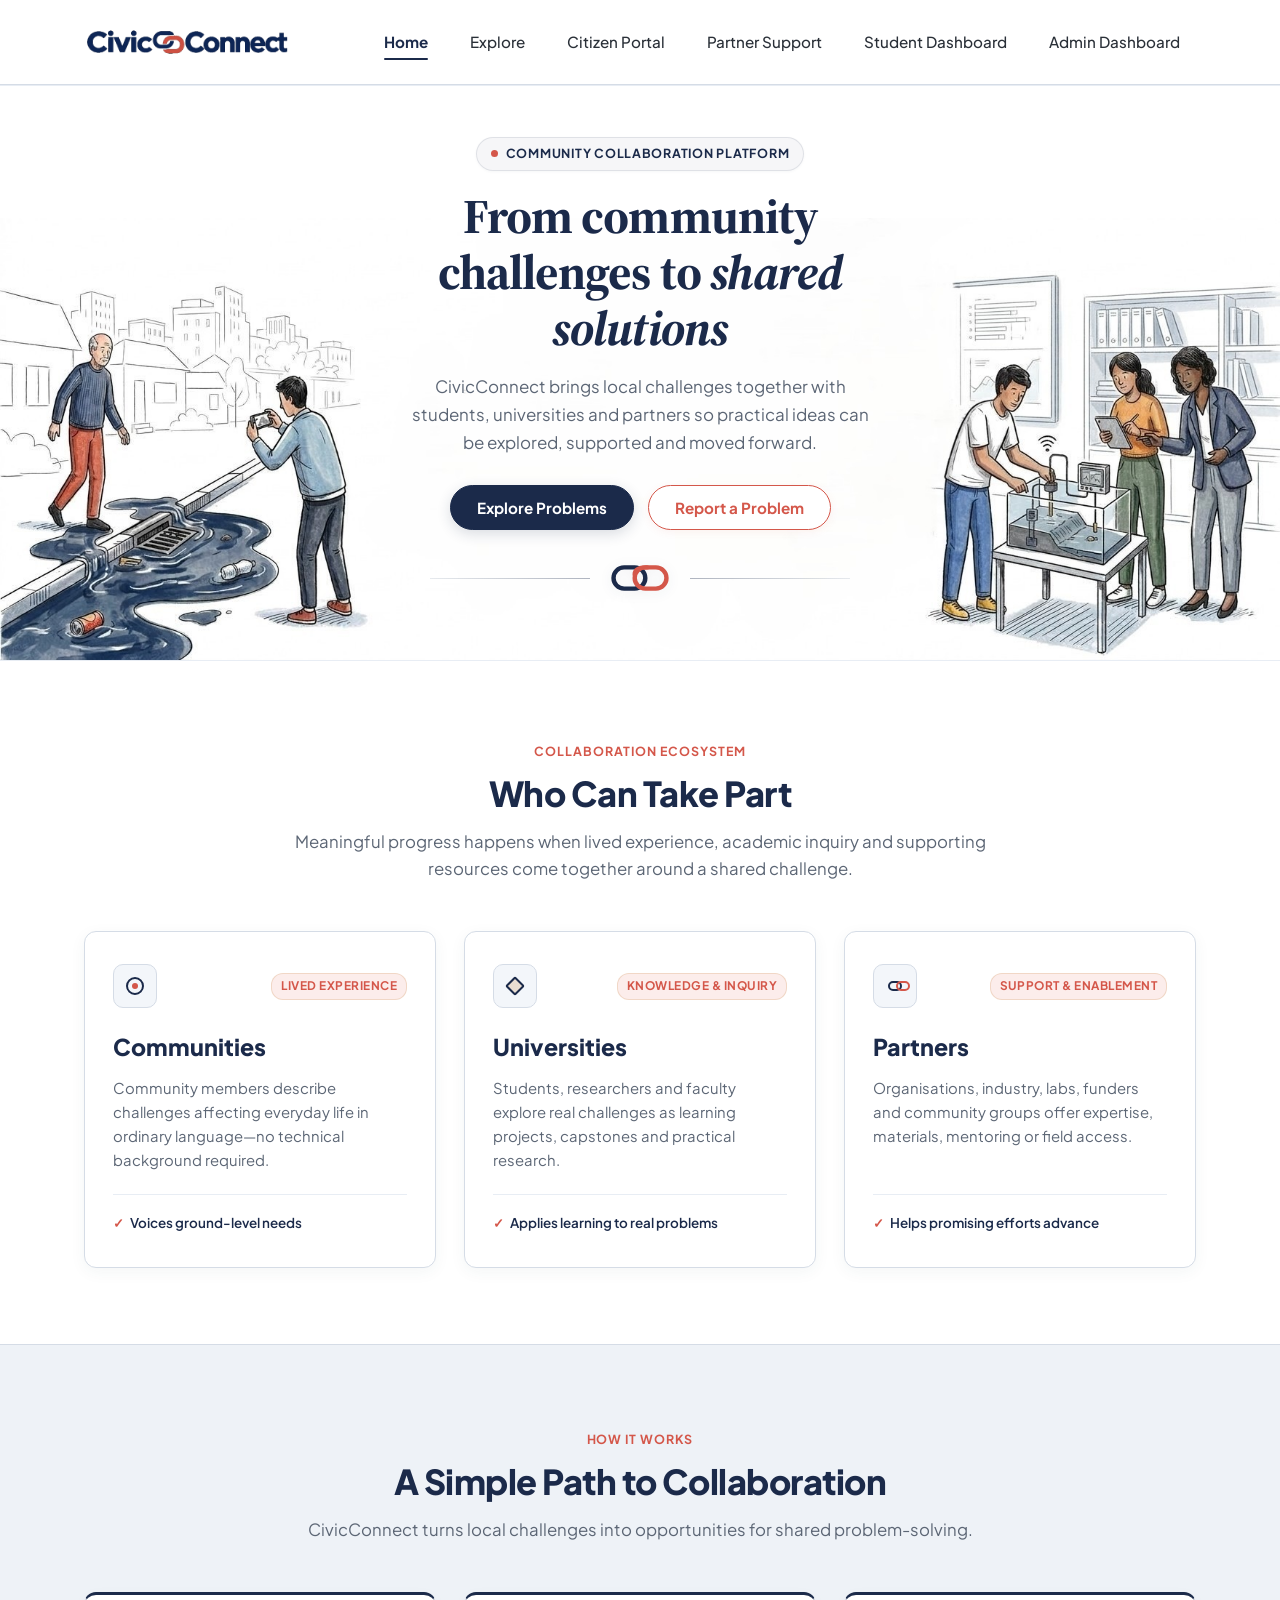
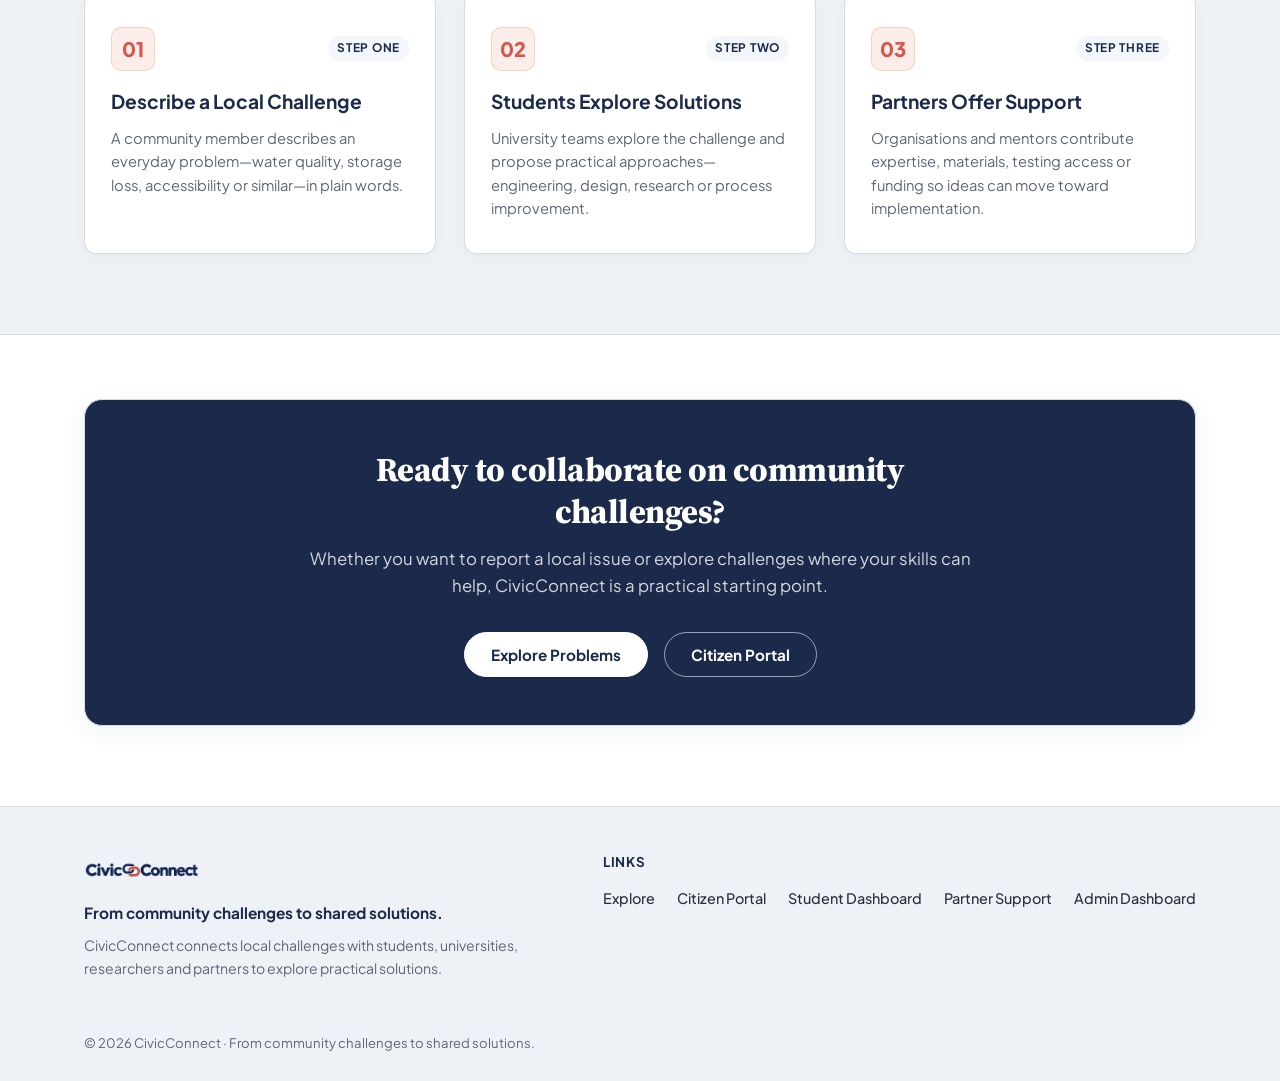
<file: index.html>
<!DOCTYPE html>
<html lang="en">
<head>
  <meta charset="UTF-8">
  <meta name="viewport" content="width=device-width, initial-scale=1.0">
  <title>CivicConnect — From Community Challenges to Shared Solutions</title>
  <meta name="description" content="CivicConnect connects local community challenges with students, universities, researchers and partners to explore practical solutions together.">
  <link rel="stylesheet" href="css/styles.css">
</head>
<body>

  <header class="site-header">
    <div class="container site-header__inner">
      <a href="index.html" class="site-header__brand" aria-label="CivicConnect Home">
        <img src="assets/images/logo.png" alt="CivicConnect" class="brand-logo">
      </a>

      <button class="mobile-nav-toggle" id="mobileNavToggle" aria-label="Toggle navigation menu" aria-expanded="false" aria-controls="siteNav">
        <span class="mobile-nav-toggle__icon"></span>
      </button>

      <nav class="site-nav" id="siteNav" aria-label="Main Navigation">
        <ul class="nav-links">
          <li><a href="index.html" class="nav-link active" aria-current="page">Home</a></li>
          <li><a href="explore.html" class="nav-link">Explore</a></li>
          <li><a href="citizen-portal.html" class="nav-link">Citizen Portal</a></li>
          <li><a href="partner-support.html" class="nav-link">Partner Support</a></li>
          <li><a href="student-dashboard.html" class="nav-link">Student Dashboard</a></li>
          <li><a href="admin-dashboard.html" class="nav-link">Admin Dashboard</a></li>
        </ul>
      </nav>
    </div>
  </header>

  <main>
    <section class="hero-section" aria-labelledby="hero-title">
      <div class="hero-stage">
        <!-- CENTER ZONE: Real HTML Typography, CTAs & Interlocking Logo Motif -->
        <div class="hero-center">
          <div class="hero-copy">
            <div class="hero-badge-wrap">
              <span class="hero-badge">
                <span class="hero-badge__dot" aria-hidden="true"></span>
                Community Collaboration Platform
              </span>
            </div>

            <h1 id="hero-title" class="hero-headline">
              From community challenges to <em>shared solutions</em>
            </h1>

            <p class="hero-subhead">
              CivicConnect brings local challenges together with students, universities and partners so practical ideas can be explored, supported and moved forward.
            </p>

            <div class="hero-actions">
              <a href="explore.html" class="btn btn-primary">Explore Problems</a>
              <a href="report.html" class="btn btn-secondary">Report a Problem</a>
            </div>

            <!-- Interlocking CivicConnect Connection Motif -->
            <div class="hero-connector-track" aria-hidden="true">
              <span class="connector-line connector-line--left"></span>
              <div class="connector-motif">
                <svg viewBox="0 0 68 36" fill="none" xmlns="http://www.w3.org/2000/svg" class="motif-svg">
                  <!-- Interlocking chain geometry inspired by the CivicConnect logo -->
                  <rect x="4" y="6" width="36" height="24" rx="12" stroke="#1B2A4A" stroke-width="5" fill="none"/>
                  <rect x="28" y="6" width="36" height="24" rx="12" stroke="#D4574A" stroke-width="5" fill="none"/>
                  <path d="M28 14 C28 7.5 35 6 42 6" stroke="#D4574A" stroke-width="5" stroke-linecap="round"/>
                </svg>
              </div>
              <span class="connector-line connector-line--right"></span>
            </div>
          </div>
        </div>
      </div>
    </section>

    <section class="participants-section" aria-labelledby="participants-title">
      <div class="container">
        <div class="section-header">
          <span class="section-tag">Collaboration Ecosystem</span>
          <h2 id="participants-title" class="section-title">Who Can Take Part</h2>
          <p class="section-subtitle">
            Meaningful progress happens when lived experience, academic inquiry and supporting resources come together around a shared challenge.
          </p>
        </div>

        <div class="participants-grid">
          <article class="participant-card">
            <div class="participant-card__header">
              <div class="participant-icon participant-icon--community" aria-hidden="true">
                <span class="icon-shape icon-shape--community"></span>
              </div>
              <span class="participant-badge">Lived Experience</span>
            </div>
            <h3 class="participant-card__title">Communities</h3>
            <p class="participant-card__desc">
              Community members describe challenges affecting everyday life in ordinary language—no technical background required.
            </p>
            <div class="participant-card__footer">
              <span class="participant-highlight">Voices ground-level needs</span>
            </div>
          </article>

          <article class="participant-card">
            <div class="participant-card__header">
              <div class="participant-icon participant-icon--university" aria-hidden="true">
                <span class="icon-shape icon-shape--university"></span>
              </div>
              <span class="participant-badge">Knowledge &amp; Inquiry</span>
            </div>
            <h3 class="participant-card__title">Universities</h3>
            <p class="participant-card__desc">
              Students, researchers and faculty explore real challenges as learning projects, capstones and practical research.
            </p>
            <div class="participant-card__footer">
              <span class="participant-highlight">Applies learning to real problems</span>
            </div>
          </article>

          <article class="participant-card">
            <div class="participant-card__header">
              <div class="participant-icon participant-icon--partner" aria-hidden="true">
                <span class="icon-shape icon-shape--partner"></span>
              </div>
              <span class="participant-badge">Support &amp; Enablement</span>
            </div>
            <h3 class="participant-card__title">Partners</h3>
            <p class="participant-card__desc">
              Organisations, industry, labs, funders and community groups offer expertise, materials, mentoring or field access.
            </p>
            <div class="participant-card__footer">
              <span class="participant-highlight">Helps promising efforts advance</span>
            </div>
          </article>
        </div>
      </div>
    </section>

    <section class="how-it-works-section" aria-labelledby="how-it-works-title">
      <div class="container">
        <div class="section-header">
          <span class="section-tag">How It Works</span>
          <h2 id="how-it-works-title" class="section-title">A Simple Path to Collaboration</h2>
          <p class="section-subtitle">
            CivicConnect turns local challenges into opportunities for shared problem-solving.
          </p>
        </div>

        <div class="steps-flow">
          <div class="step-card">
            <div class="step-card__top">
              <span class="step-indicator">01</span>
              <span class="step-badge">Step One</span>
            </div>
            <h3 class="step-card__title">Describe a Local Challenge</h3>
            <p class="step-card__desc">
              A community member describes an everyday problem—water quality, storage loss, accessibility or similar—in plain words.
            </p>
          </div>

          <div class="step-card">
            <div class="step-card__top">
              <span class="step-indicator">02</span>
              <span class="step-badge">Step Two</span>
            </div>
            <h3 class="step-card__title">Students Explore Solutions</h3>
            <p class="step-card__desc">
              University teams explore the challenge and propose practical approaches—engineering, design, research or process improvement.
            </p>
          </div>

          <div class="step-card">
            <div class="step-card__top">
              <span class="step-indicator">03</span>
              <span class="step-badge">Step Three</span>
            </div>
            <h3 class="step-card__title">Partners Offer Support</h3>
            <p class="step-card__desc">
              Organisations and mentors contribute expertise, materials, testing access or funding so ideas can move toward implementation.
            </p>
          </div>
        </div>
      </div>
    </section>

    <section class="cta-section" aria-labelledby="cta-title">
      <div class="container">
        <div class="cta-panel">
          <div class="cta-panel__content">
            <h2 id="cta-title" class="cta-panel__title">
              Ready to collaborate on community challenges?
            </h2>
            <p class="cta-panel__desc">
              Whether you want to report a local issue or explore challenges where your skills can help, CivicConnect is a practical starting point.
            </p>
            <div class="cta-panel__actions">
              <a href="explore.html" class="btn btn-primary">Explore Problems</a>
              <a href="citizen-portal.html" class="btn btn-secondary">Citizen Portal</a>
            </div>
          </div>
        </div>
      </div>
    </section>
  </main>

  <footer class="site-footer site-footer__clean">
    <div class="container">
      <div class="site-footer__top-row">
        <div class="site-footer__brand-block">
          <img src="assets/images/logo.png" alt="CivicConnect" class="footer-logo">
          <p class="site-footer__tagline">From community challenges to shared solutions.</p>
          <p class="site-footer__summary">
            CivicConnect connects local challenges with students, universities, researchers and partners to explore practical solutions.
          </p>
        </div>

        <div class="site-footer__nav-block">
          <h3 class="site-footer__nav-heading">Links</h3>
          <ul class="site-footer__links">
            <li><a href="explore.html">Explore</a></li>
            <li><a href="citizen-portal.html">Citizen Portal</a></li>
            <li><a href="student-dashboard.html">Student Dashboard</a></li>
            <li><a href="partner-support.html">Partner Support</a></li>
            <li><a href="admin-dashboard.html">Admin Dashboard</a></li>
          </ul>
        </div>
      </div>

      <div class="site-footer__bottom-line">
        <div>&copy; 2026 CivicConnect &middot; From community challenges to shared solutions.</div>
      </div>
    </div>
  </footer>

  <script src="js/main.js"></script>
</body>
</html>
</file>
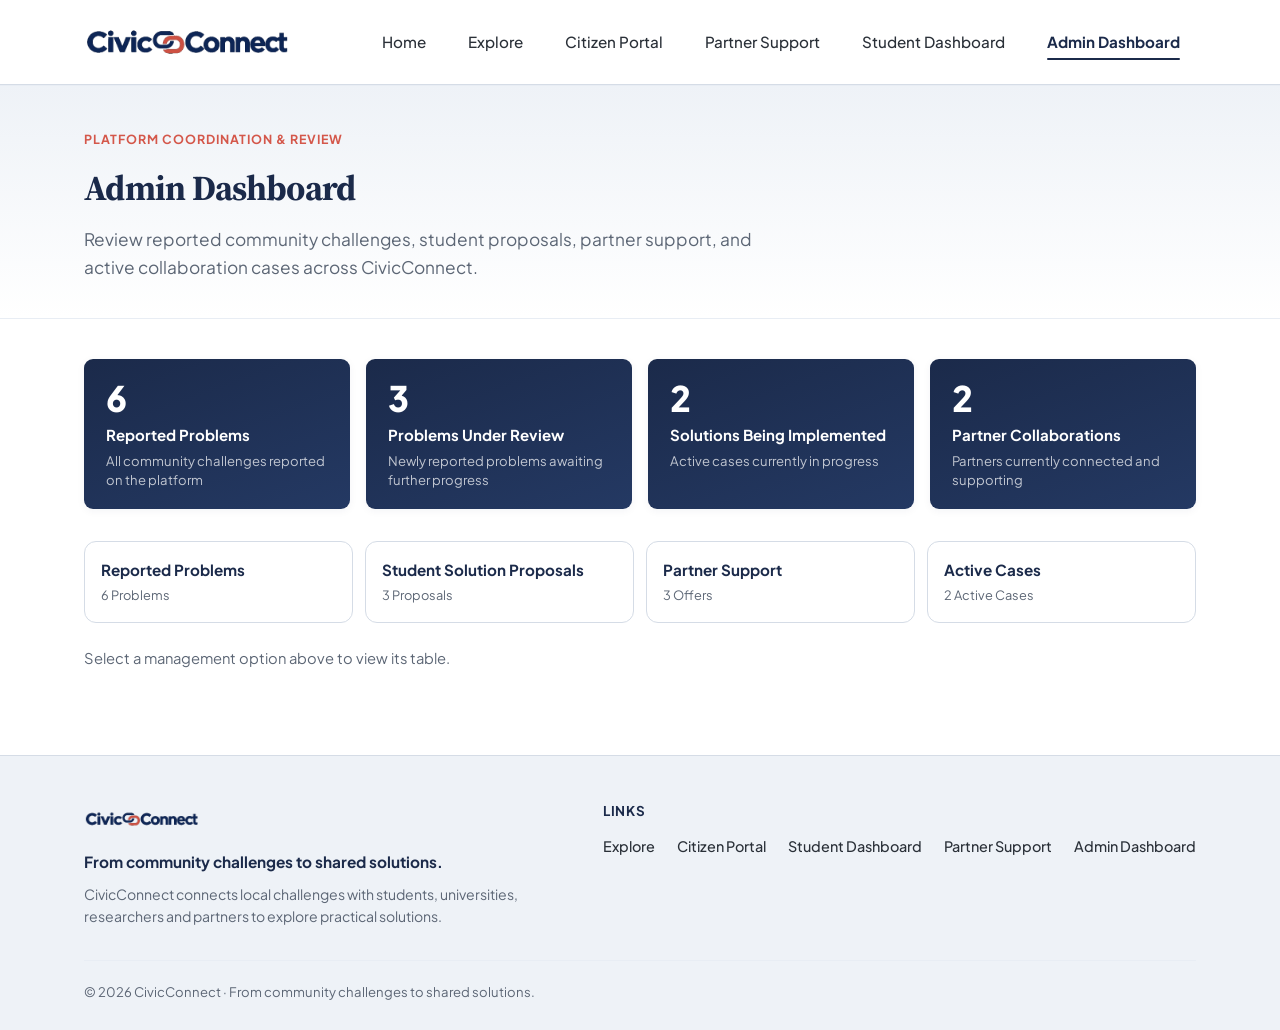
<file: admin-dashboard.html>
<!DOCTYPE html>
<html lang="en">
<head>
  <meta charset="UTF-8">
  <meta name="viewport" content="width=device-width, initial-scale=1.0">
  <title>Admin Dashboard — CivicConnect</title>
  <meta name="description" content="Platform overview of reported problems, student proposals, partner support, and active cases.">
  <link rel="stylesheet" href="css/styles.css">
</head>
<body>

  <header class="site-header">
    <div class="container site-header__inner">
      <a href="index.html" class="site-header__brand" aria-label="CivicConnect Home">
        <img src="assets/images/logo.png" alt="CivicConnect Logo" class="brand-logo">
      </a>

      <button class="mobile-nav-toggle" id="mobileNavToggle" aria-label="Toggle navigation menu" aria-expanded="false" aria-controls="siteNav">
        <span class="mobile-nav-toggle__icon"></span>
      </button>

      <nav class="site-nav" id="siteNav" aria-label="Main Navigation">
        <ul class="nav-links">
          <li><a href="index.html" class="nav-link">Home</a></li>
          <li><a href="explore.html" class="nav-link">Explore</a></li>
          <li><a href="citizen-portal.html" class="nav-link">Citizen Portal</a></li>
          <li><a href="partner-support.html" class="nav-link">Partner Support</a></li>
          <li><a href="student-dashboard.html" class="nav-link">Student Dashboard</a></li>
          <li><a href="admin-dashboard.html" class="nav-link active" aria-current="page">Admin Dashboard</a></li>
        </ul>
      </nav>
    </div>
  </header>

  <header class="page-intro">
    <div class="container">
      <span class="section-tag">Platform Coordination &amp; Review</span>
      <h1 class="page-intro__title">Admin Dashboard</h1>
      <p class="page-intro__desc">
        Review reported community challenges, student proposals, partner support, and active collaboration cases across CivicConnect.
      </p>
    </div>
  </header>

  <main style="padding: 40px 0 60px 0;">
    <div class="container">

      <div id="adminActionNotification" style="display:none; margin-bottom: 24px; padding: 12px 18px; border-radius: 6px; background-color: var(--color-bg-sage-light); border: 1.5px solid var(--color-primary); color: var(--color-primary); font-size: 0.9rem; font-weight: 500;" role="status" aria-live="polite"></div>

      <section class="dashboard-metrics-grid" aria-label="Admin Platform Statistics" style="grid-template-columns: repeat(auto-fit, minmax(200px, 1fr));">
        <div class="metric-card">
          <span class="metric-card__value" id="adminProblemsCount">0</span>
          <span class="metric-card__label">Reported Problems</span>
          <span class="metric-card__desc">All community challenges reported on the platform</span>
        </div>
        <div class="metric-card">
          <span class="metric-card__value" id="adminReviewCount">0</span>
          <span class="metric-card__label">Problems Under Review</span>
          <span class="metric-card__desc">Newly reported problems awaiting further progress</span>
        </div>
        <div class="metric-card">
          <span class="metric-card__value" id="adminImplementingCount">0</span>
          <span class="metric-card__label">Solutions Being Implemented</span>
          <span class="metric-card__desc">Active cases currently in progress</span>
        </div>
        <div class="metric-card">
          <span class="metric-card__value" id="adminCollaborationCount">0</span>
          <span class="metric-card__label">Partner Collaborations</span>
          <span class="metric-card__desc">Partners currently connected and supporting</span>
        </div>
      </section>

      <nav class="admin-mgmt-nav" aria-label="Management sections" role="tablist">
        <button type="button" class="admin-mgmt-btn" data-admin-panel="problems" aria-selected="false">
          <span class="admin-mgmt-btn__title">Reported Problems</span>
          <span class="admin-mgmt-btn__meta" id="adminProblemsSectionCount">0 Problems</span>
        </button>
        <button type="button" class="admin-mgmt-btn" data-admin-panel="proposals" aria-selected="false">
          <span class="admin-mgmt-btn__title">Student Solution Proposals</span>
          <span class="admin-mgmt-btn__meta" id="adminProposalsSectionCount">0 Proposals</span>
        </button>
        <button type="button" class="admin-mgmt-btn" data-admin-panel="support" aria-selected="false">
          <span class="admin-mgmt-btn__title">Partner Support</span>
          <span class="admin-mgmt-btn__meta" id="adminSupportSectionCount">0 Offers</span>
        </button>
        <button type="button" class="admin-mgmt-btn" data-admin-panel="cases" aria-selected="false">
          <span class="admin-mgmt-btn__title">Active Cases</span>
          <span class="admin-mgmt-btn__meta" id="adminActiveSectionCount">0 Active Cases</span>
        </button>
      </nav>

      <p id="adminPanelHint" class="dashboard-section__desc" style="margin: 8px 0 24px;">
        Select a management option above to view its table.
      </p>

      <section class="dashboard-section admin-mgmt-panel" id="adminPanelProblems" data-admin-panel="problems" aria-labelledby="reportedProblemsTitle" hidden>
        <div class="dashboard-section__header">
          <div class="dashboard-section__title-group">
            <h2 id="reportedProblemsTitle" class="dashboard-section__title">Reported Community Problems</h2>
          </div>
          <a href="explore.html" class="btn btn-outline-subtle" style="font-size: 0.85rem;">
            Explore Public Directory &rarr;
          </a>
          <p class="dashboard-section__desc">
            Ground-level problems with Problem ID, priority, location, and status.
          </p>
        </div>

        <div class="admin-table-wrap">
          <table class="admin-table" aria-label="Table of reported community challenges">
            <thead>
              <tr>
                <th scope="col">Problem ID</th>
                <th scope="col">Title</th>
                <th scope="col">Location</th>
                <th scope="col">Category</th>
                <th scope="col">Priority</th>
                <th scope="col" class="admin-col-status">Status</th>
                <th scope="col">Action</th>
              </tr>
            </thead>
            <tbody id="adminProblemsTableBody"></tbody>
          </table>
        </div>
      </section>

      <section class="dashboard-section admin-mgmt-panel" id="adminPanelProposals" data-admin-panel="proposals" aria-labelledby="studentSolutionsTitle" hidden>
        <div class="dashboard-section__header">
          <div class="dashboard-section__title-group">
            <h2 id="studentSolutionsTitle" class="dashboard-section__title">Student Solution Proposals</h2>
          </div>
          <a href="student-dashboard.html" class="btn btn-outline-subtle" style="font-size: 0.85rem;">
            Student View &rarr;
          </a>
          <p class="dashboard-section__desc">
            Student proposals linked to community challenges (e.g. SP-101 &rarr; CC-001).
          </p>
        </div>

        <div class="admin-table-wrap">
          <table class="admin-table" aria-label="Table of student solution proposals">
            <thead>
              <tr>
                <th scope="col">Proposal ID</th>
                <th scope="col">Proposal Title</th>
                <th scope="col">Linked Problem ID</th>
                <th scope="col">Student / Team</th>
                <th scope="col" class="admin-col-status">Status</th>
                <th scope="col">Action</th>
              </tr>
            </thead>
            <tbody id="adminSolutionsTableBody"></tbody>
          </table>
        </div>
      </section>

      <section class="dashboard-section admin-mgmt-panel" id="adminPanelSupport" data-admin-panel="support" aria-labelledby="supportOffersTitle" hidden>
        <div class="dashboard-section__header">
          <div class="dashboard-section__title-group">
            <h2 id="supportOffersTitle" class="dashboard-section__title">Partner Support</h2>
          </div>
          <a href="partner-support.html" class="btn btn-outline-subtle" style="font-size: 0.85rem;">
            Partner Hub &rarr;
          </a>
          <p class="dashboard-section__desc">
            Organisations offering guidance, materials, or funding (e.g. SR-201 &rarr; CC-001).
          </p>
        </div>

        <div class="admin-table-wrap">
          <table class="admin-table" aria-label="Table of support requests and partner offers">
            <thead>
              <tr>
                <th scope="col">Support ID</th>
                <th scope="col">Partner</th>
                <th scope="col">Support Type</th>
                <th scope="col">Linked Problem ID</th>
                <th scope="col" class="admin-col-status">Status</th>
                <th scope="col">Action</th>
              </tr>
            </thead>
            <tbody id="adminSupportTableBody"></tbody>
          </table>
        </div>
      </section>

      <section class="dashboard-section admin-mgmt-panel" id="adminPanelCases" data-admin-panel="cases" aria-labelledby="activeCasesTitle" hidden>
        <div class="dashboard-section__header">
          <div class="dashboard-section__title-group">
            <h2 id="activeCasesTitle" class="dashboard-section__title">Active Cases</h2>
          </div>
          <p class="dashboard-section__desc">
            Connected cases linking challenges, student proposals, and partner support (e.g. CC-001 &rarr; SP-101 &rarr; SR-201).
          </p>
        </div>

        <div class="admin-table-wrap">
          <table class="admin-table" aria-label="Table of active collaboration cases">
            <thead>
              <tr>
                <th scope="col">Case ID</th>
                <th scope="col">Community Challenge</th>
                <th scope="col">Student Proposal</th>
                <th scope="col">Partner Guidance</th>
                <th scope="col" class="admin-col-status">Stage</th>
                <th scope="col">Action</th>
              </tr>
            </thead>
            <tbody id="adminActiveCasesTableBody"></tbody>
          </table>
        </div>
      </section>

    </div>
  </main>

  <footer class="site-footer site-footer__clean">
    <div class="container">
      <div class="site-footer__top-row">
        <div class="site-footer__brand-block">
          <img src="assets/images/logo.png" alt="CivicConnect" class="footer-logo">
          <p class="site-footer__tagline">From community challenges to shared solutions.</p>
          <p class="site-footer__summary">
            CivicConnect connects local challenges with students, universities, researchers and partners to explore practical solutions.
          </p>
        </div>
        <div class="site-footer__nav-block">
          <h3 class="site-footer__nav-heading">Links</h3>
          <ul class="site-footer__links">
            <li><a href="explore.html">Explore</a></li>
            <li><a href="citizen-portal.html">Citizen Portal</a></li>
            <li><a href="student-dashboard.html">Student Dashboard</a></li>
            <li><a href="partner-support.html">Partner Support</a></li>
            <li><a href="admin-dashboard.html">Admin Dashboard</a></li>
          </ul>
        </div>
      </div>
      <div class="site-footer__bottom-line">
        <div>&copy; 2026 CivicConnect &middot; From community challenges to shared solutions.</div>
      </div>
    </div>
  </footer>

  <script src="js/data.js"></script>
  <script src="js/admin-dashboard.js"></script>
  <script src="js/main.js"></script>
</body>
</html>
</file>
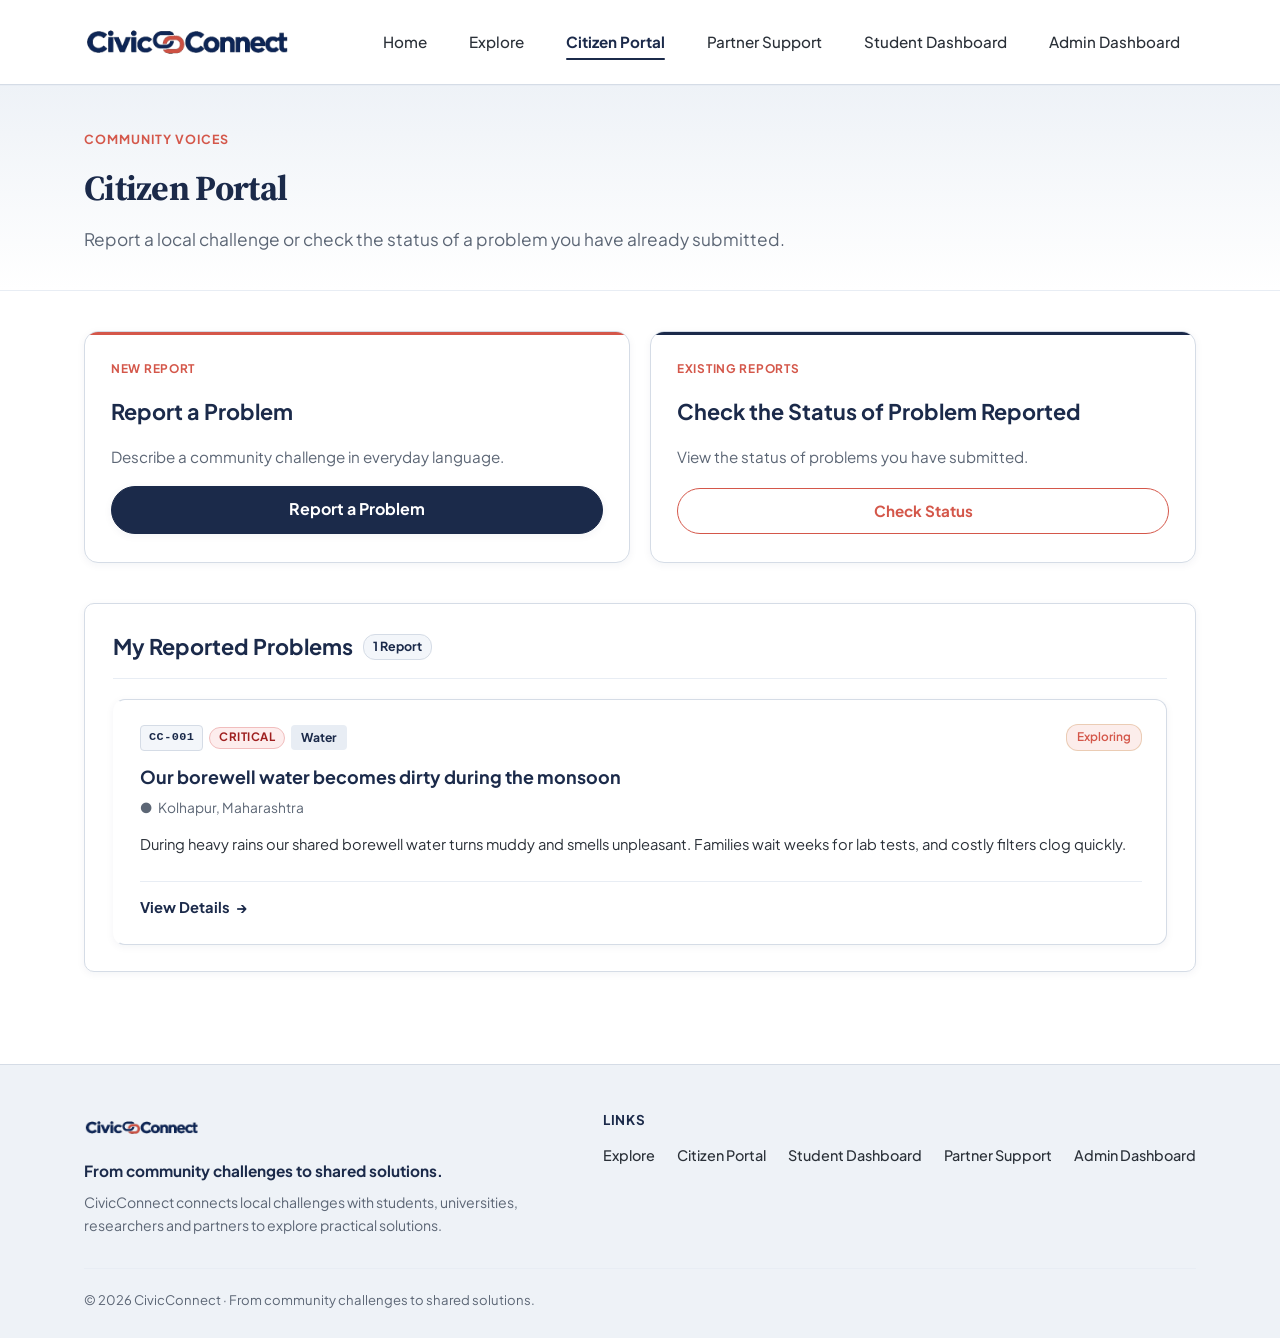
<file: citizen-portal.html>
<!DOCTYPE html>
<html lang="en">
<head>
  <meta charset="UTF-8">
  <meta name="viewport" content="width=device-width, initial-scale=1.0">
  <title>Citizen Portal — CivicConnect</title>
  <meta name="description" content="Report a community problem or check the status of your report on CivicConnect.">
  <link rel="stylesheet" href="css/styles.css">
</head>
<body>

  <header class="site-header">
    <div class="container site-header__inner">
      <a href="index.html" class="site-header__brand" aria-label="CivicConnect Home">
        <img src="assets/images/logo.png" alt="CivicConnect" class="brand-logo">
      </a>

      <button class="mobile-nav-toggle" id="mobileNavToggle" aria-label="Toggle navigation menu" aria-expanded="false" aria-controls="siteNav">
        <span class="mobile-nav-toggle__icon"></span>
      </button>

      <nav class="site-nav" id="siteNav" aria-label="Main Navigation">
        <ul class="nav-links">
          <li><a href="index.html" class="nav-link">Home</a></li>
          <li><a href="explore.html" class="nav-link">Explore</a></li>
          <li><a href="citizen-portal.html" class="nav-link active" aria-current="page">Citizen Portal</a></li>
          <li><a href="partner-support.html" class="nav-link">Partner Support</a></li>
          <li><a href="student-dashboard.html" class="nav-link">Student Dashboard</a></li>
          <li><a href="admin-dashboard.html" class="nav-link">Admin Dashboard</a></li>
        </ul>
      </nav>
    </div>
  </header>

  <header class="page-intro">
    <div class="container">
      <span class="section-tag">Community Voices</span>
      <h1 class="page-intro__title">Citizen Portal</h1>
      <p class="page-intro__desc">
        Report a local challenge or check the status of a problem you have already submitted.
      </p>
    </div>
  </header>

  <main style="padding: 40px 0 60px 0;">
    <div class="container">

      <div class="action-pathway-grid">
        <article class="action-pathway-card action-pathway-card--accent">
          <span class="action-pathway-card__eyebrow">New report</span>
          <h2 class="action-pathway-card__title">Report a Problem</h2>
          <p class="action-pathway-card__desc">
            Describe a community challenge in everyday language.
          </p>
          <a href="report.html" class="btn btn-action">Report a Problem</a>
        </article>

        <article class="action-pathway-card">
          <span class="action-pathway-card__eyebrow">Existing reports</span>
          <h2 class="action-pathway-card__title">Check the Status of Problem Reported</h2>
          <p class="action-pathway-card__desc">
            View the status of problems you have submitted.
          </p>
          <a href="#reportStatusSection" class="btn btn-secondary" id="checkReportStatusBtn">Check Status</a>
        </article>
      </div>

      <section class="dashboard-section" id="reportStatusSection" aria-labelledby="myReportsTitle">
        <div class="dashboard-section__header">
          <div class="dashboard-section__title-group">
            <h2 id="myReportsTitle" class="dashboard-section__title">My Reported Problems</h2>
            <span class="dashboard-section__count">1 Report</span>
          </div>
        </div>

        <div class="problems-grid" aria-label="Citizen reported problems list">
          <article class="problem-card">
            <div class="problem-card__top">
              <div style="display: flex; align-items: center; gap: 6px; flex-wrap: wrap;">
                <span class="tag-id">CC-001</span>
                <span class="tag-priority tag-priority--critical">Critical</span>
                <span class="tag-category">Water</span>
              </div>
              <span class="tag-status tag-status--exploring">Exploring</span>
            </div>

            <h3 class="problem-card__title">Our borewell water becomes dirty during the monsoon</h3>

            <div class="problem-card__location">
              <span aria-hidden="true">&#9679;</span>
              <span>Kolhapur, Maharashtra</span>
            </div>

            <p class="problem-card__desc">
              During heavy rains our shared borewell water turns muddy and smells unpleasant. Families wait weeks for lab tests, and costly filters clog quickly.
            </p>

            <div class="problem-card__action">
              <a href="details.html?id=CC-001" class="view-details-link">
                View Details <span aria-hidden="true">&rarr;</span>
              </a>
            </div>
          </article>
        </div>
      </section>

    </div>
  </main>

  <footer class="site-footer site-footer__clean">
    <div class="container">
      <div class="site-footer__top-row">
        <div class="site-footer__brand-block">
          <img src="assets/images/logo.png" alt="CivicConnect" class="footer-logo">
          <p class="site-footer__tagline">From community challenges to shared solutions.</p>
          <p class="site-footer__summary">
            CivicConnect connects local challenges with students, universities, researchers and partners to explore practical solutions.
          </p>
        </div>
        <div class="site-footer__nav-block">
          <h3 class="site-footer__nav-heading">Links</h3>
          <ul class="site-footer__links">
            <li><a href="explore.html">Explore</a></li>
            <li><a href="citizen-portal.html">Citizen Portal</a></li>
            <li><a href="student-dashboard.html">Student Dashboard</a></li>
            <li><a href="partner-support.html">Partner Support</a></li>
            <li><a href="admin-dashboard.html">Admin Dashboard</a></li>
          </ul>
        </div>
      </div>
      <div class="site-footer__bottom-line">
        <div>&copy; 2026 CivicConnect &middot; From community challenges to shared solutions.</div>
      </div>
    </div>
  </footer>

  <script src="js/main.js"></script>
</body>
</html>
</file>
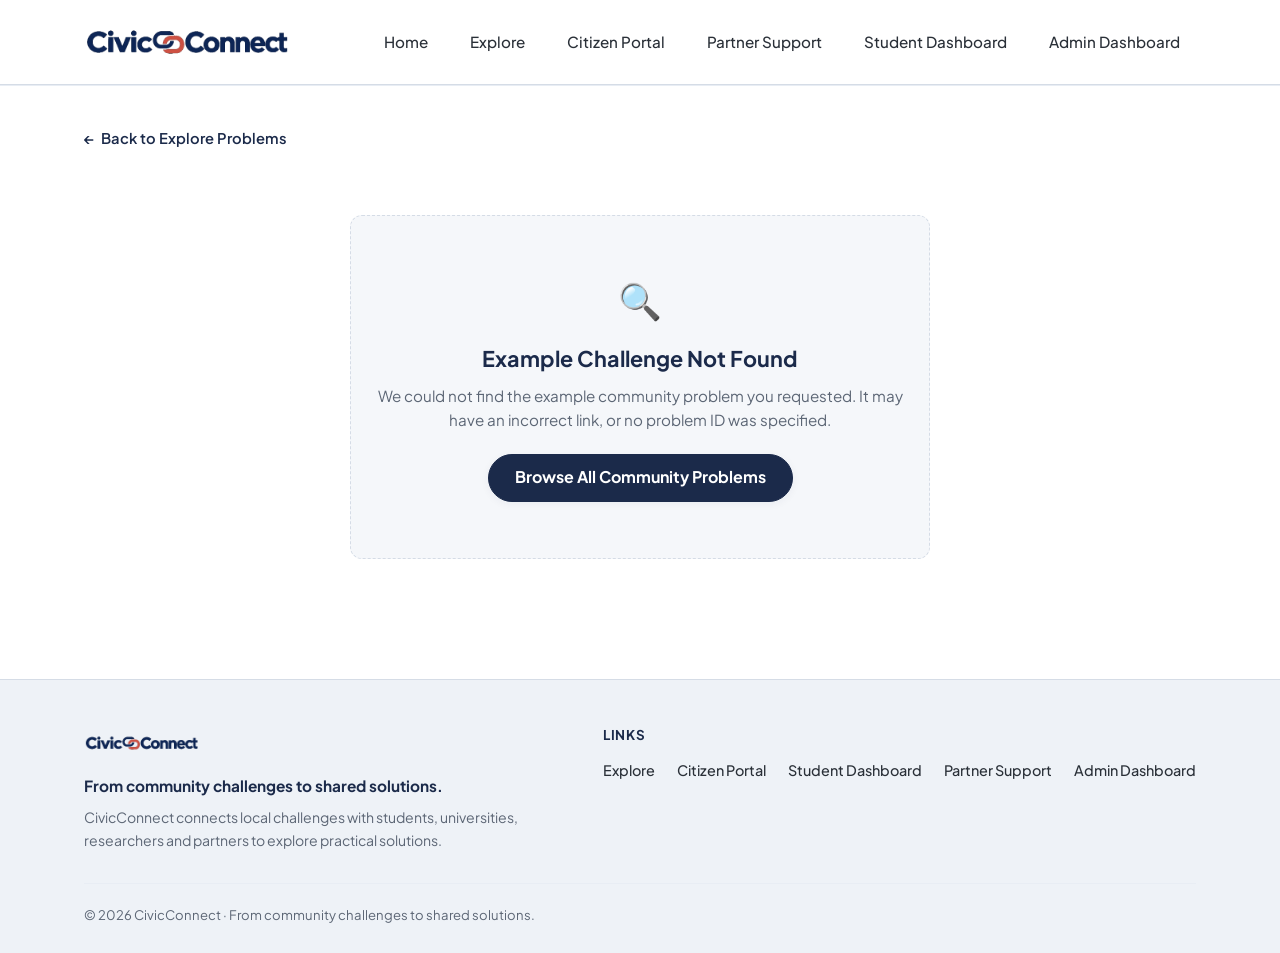
<file: details.html>
<!DOCTYPE html>
<html lang="en">

<head>
  <meta charset="UTF-8">
  <meta name="viewport" content="width=device-width, initial-scale=1.0">
  <title>Problem Details — CivicConnect</title>
  <meta name="description"
    content="View details of an example community challenge and review possible areas for exploration.">
  <link rel="stylesheet" href="css/styles.css">
</head>

<body>

  <!-- ========================================================================
       SHARED SITE HEADER
       ======================================================================== -->
  <header class="site-header">
    <div class="container site-header__inner">
      <a href="index.html" class="site-header__brand" aria-label="CivicConnect Home">
        <img src="assets/images/logo.png" alt="CivicConnect Logo" class="brand-logo">
      </a>

      <button class="mobile-nav-toggle" id="mobileNavToggle" aria-label="Toggle navigation menu" aria-expanded="false"
        aria-controls="siteNav">
        <span class="mobile-nav-toggle__icon"></span>
      </button>

      <nav class="site-nav" id="siteNav" aria-label="Main Navigation">
        <ul class="nav-links">
          <li><a href="index.html" class="nav-link">Home</a></li>
          <li><a href="explore.html" class="nav-link">Explore</a></li>
          <li><a href="citizen-portal.html" class="nav-link">Citizen Portal</a></li>
          <li><a href="partner-support.html" class="nav-link">Partner Support</a></li>
          <li><a href="student-dashboard.html" class="nav-link">Student Dashboard</a></li>
          <li><a href="admin-dashboard.html" class="nav-link">Admin Dashboard</a></li>
        </ul>
      </nav>
    </div>
  </header>

  <!-- ========================================================================
       PROBLEM DETAILS SECTION
       ======================================================================== -->
  <main class="details-section">
    <div class="container">

      <!-- Back Link -->
      <a href="explore.html" class="details-back-link">
        <span aria-hidden="true">&larr;</span> Back to Explore Problems
      </a>

      <!-- 1. Content Container (Shown when matching problem is found) -->
      <article id="detailsContent" class="details-panel" style="display: none;" aria-labelledby="detailTitle">

        <!-- Tags Header -->
        <div class="details-panel__top">
          <div style="display: flex; align-items: center; gap: 8px; flex-wrap: wrap;">
            <span id="detailProblemId" class="tag-id">CC-001</span>
            <span id="detailPriority" class="tag-priority tag-priority--critical">Critical Priority</span>
            <span id="detailCategory" class="tag-category">Category</span>
          </div>
          <span id="detailStatus" class="tag-status">Status</span>
        </div>

        <!-- Problem Title -->
        <h1 id="detailTitle" class="details-panel__title">Problem Title</h1>

        <!-- Location -->
        <div class="details-panel__location">
          <span aria-hidden="true">&#9679;</span>
          <span id="detailLocation">Location</span>
        </div>

        <!-- Status Progression Timeline -->
        <div id="detailTimeline" class="status-timeline" aria-label="Challenge collaboration timeline">
          <!-- Dynamically populated via js/details.js -->
        </div>

        <!-- Priority Evaluation Factors Card (Rule-Based, Transparent, Non-AI) -->
        <section class="priority-factors-card" aria-labelledby="priorityFactorsTitle">
          <div class="priority-factors-card__header">
            <h2 id="priorityFactorsTitle" class="priority-factors-card__title">
              <span class="motif-dot motif-dot--amber" aria-hidden="true"></span>
              Priority &amp; Community Impact Assessment
            </h2>
            <span id="detailPriorityBadge" class="tag-priority tag-priority--critical">Critical Priority</span>
          </div>
          <div class="priority-factors-grid">
            <div class="factor-box">
              <div class="factor-box__label">Overall Priority</div>
              <div id="factorPriorityVal" class="factor-box__val">Critical</div>
            </div>
            <div class="factor-box">
              <div class="factor-box__label">Severity Level</div>
              <div id="factorSeverityVal" class="factor-box__val">High</div>
            </div>
            <div class="factor-box">
              <div class="factor-box__label">People Affected</div>
              <div id="factorPeopleVal" class="factor-box__val">850</div>
            </div>
            <div class="factor-box">
              <div class="factor-box__label">Risk Level</div>
              <div id="factorRiskVal" class="factor-box__val">High</div>
            </div>
            <div class="factor-box">
              <div class="factor-box__label">Reported Age</div>
              <div id="factorAgeVal" class="factor-box__val">45 days ago</div>
            </div>
          </div>
          <p id="detailPriorityReason" class="priority-summary-note">
            Evaluation basis: High contamination severity, 850 daily consumers affected, acute health hazard, and 45 days unresolved.
          </p>
        </section>

        <!-- Detailed Problem Description -->
        <div class="details-block">
          <h2 class="details-block__title">Description of the Challenge</h2>
          <p id="detailFullDesc" class="details-block__text"></p>
        </div>

        <!-- Additional Context (Who is affected & Duration) -->
        <div class="details-meta-grid">
          <div>
            <div class="meta-item-label">Who is Affected</div>
            <div id="detailAffected" class="meta-item-value"></div>
          </div>
          <div>
            <div class="meta-item-label">Observed Duration</div>
            <div id="detailDuration" class="meta-item-value"></div>
          </div>
        </div>

        <!-- Possible Areas to Explore (Framed as neutral exploration ideas) -->
        <section class="exploration-box" aria-labelledby="explorationTitle">
          <h2 id="explorationTitle" class="exploration-box__title">Possible Areas to Explore</h2>
          <p class="exploration-box__sub">
            The following are neutral starting points and exploratory directions that students, academic researchers,
            and supportive partners could consider. They do not represent approved, funded, or assigned solutions.
          </p>
          <ul id="detailExplorationList" class="exploration-list">
            <!-- Dynamically populated from js/details.js -->
          </ul>
        </section>

        <!-- Student Project Request & Supporter Offer Action Section -->
        <section class="details-action-card" aria-label="Take action on this challenge">
          <div class="details-action-card__content">
            <h3 class="details-action-card__title">Interested in exploring or supporting this challenge?</h3>
            <p class="details-action-card__desc">
              Students and university teams can submit an exploratory project proposal, while faculty, professionals,
              and organizations can offer mentorship, advice, or support.
            </p>
          </div>
          <div class="details-action-card__actions">
            <a href="student-request.html" id="startProjectRequestBtn" class="btn btn-action">
              Start a project request
            </a>
            <a href="offer-support.html" id="offerSupportBtn" class="btn btn-secondary">
              Offer Support
            </a>
          </div>
        </section>

      </article>

      <!-- 2. Not Found Container (Shown when ID is missing or invalid) -->
      <div id="detailsNotFound" class="empty-state" style="display: none;" role="status">
        <span class="empty-state__icon" aria-hidden="true">&#128269;</span>
        <h1 class="empty-state__title">Example Challenge Not Found</h1>
        <p class="empty-state__text">
          We could not find the example community problem you requested. It may have an incorrect link, or no problem ID
          was specified.
        </p>
        <a href="explore.html" class="btn btn-action">
          Browse All Community Problems
        </a>
      </div>

    </div>
  </main>

  <footer class="site-footer site-footer__clean">
    <div class="container">
      <div class="site-footer__top-row">
        <div class="site-footer__brand-block">
          <img src="assets/images/logo.png" alt="CivicConnect" class="footer-logo">
          <p class="site-footer__tagline">From community challenges to shared solutions.</p>
          <p class="site-footer__summary">
            CivicConnect connects local challenges with students, universities, researchers and partners to explore practical solutions.
          </p>
        </div>
        <div class="site-footer__nav-block">
          <h3 class="site-footer__nav-heading">Links</h3>
          <ul class="site-footer__links">
            <li><a href="explore.html">Explore</a></li>
            <li><a href="citizen-portal.html">Citizen Portal</a></li>
            <li><a href="student-dashboard.html">Student Dashboard</a></li>
            <li><a href="partner-support.html">Partner Support</a></li>
            <li><a href="admin-dashboard.html">Admin Dashboard</a></li>
          </ul>
        </div>
      </div>
      <div class="site-footer__bottom-line">
        <div>&copy; 2026 CivicConnect &middot; From community challenges to shared solutions.</div>
      </div>
    </div>
  </footer>

  <!-- Shared Scripts & Details Logic -->
  <script src="js/data.js"></script>
  <script src="js/details.js"></script>
  <script src="js/main.js"></script>
</body>

</html>
</file>
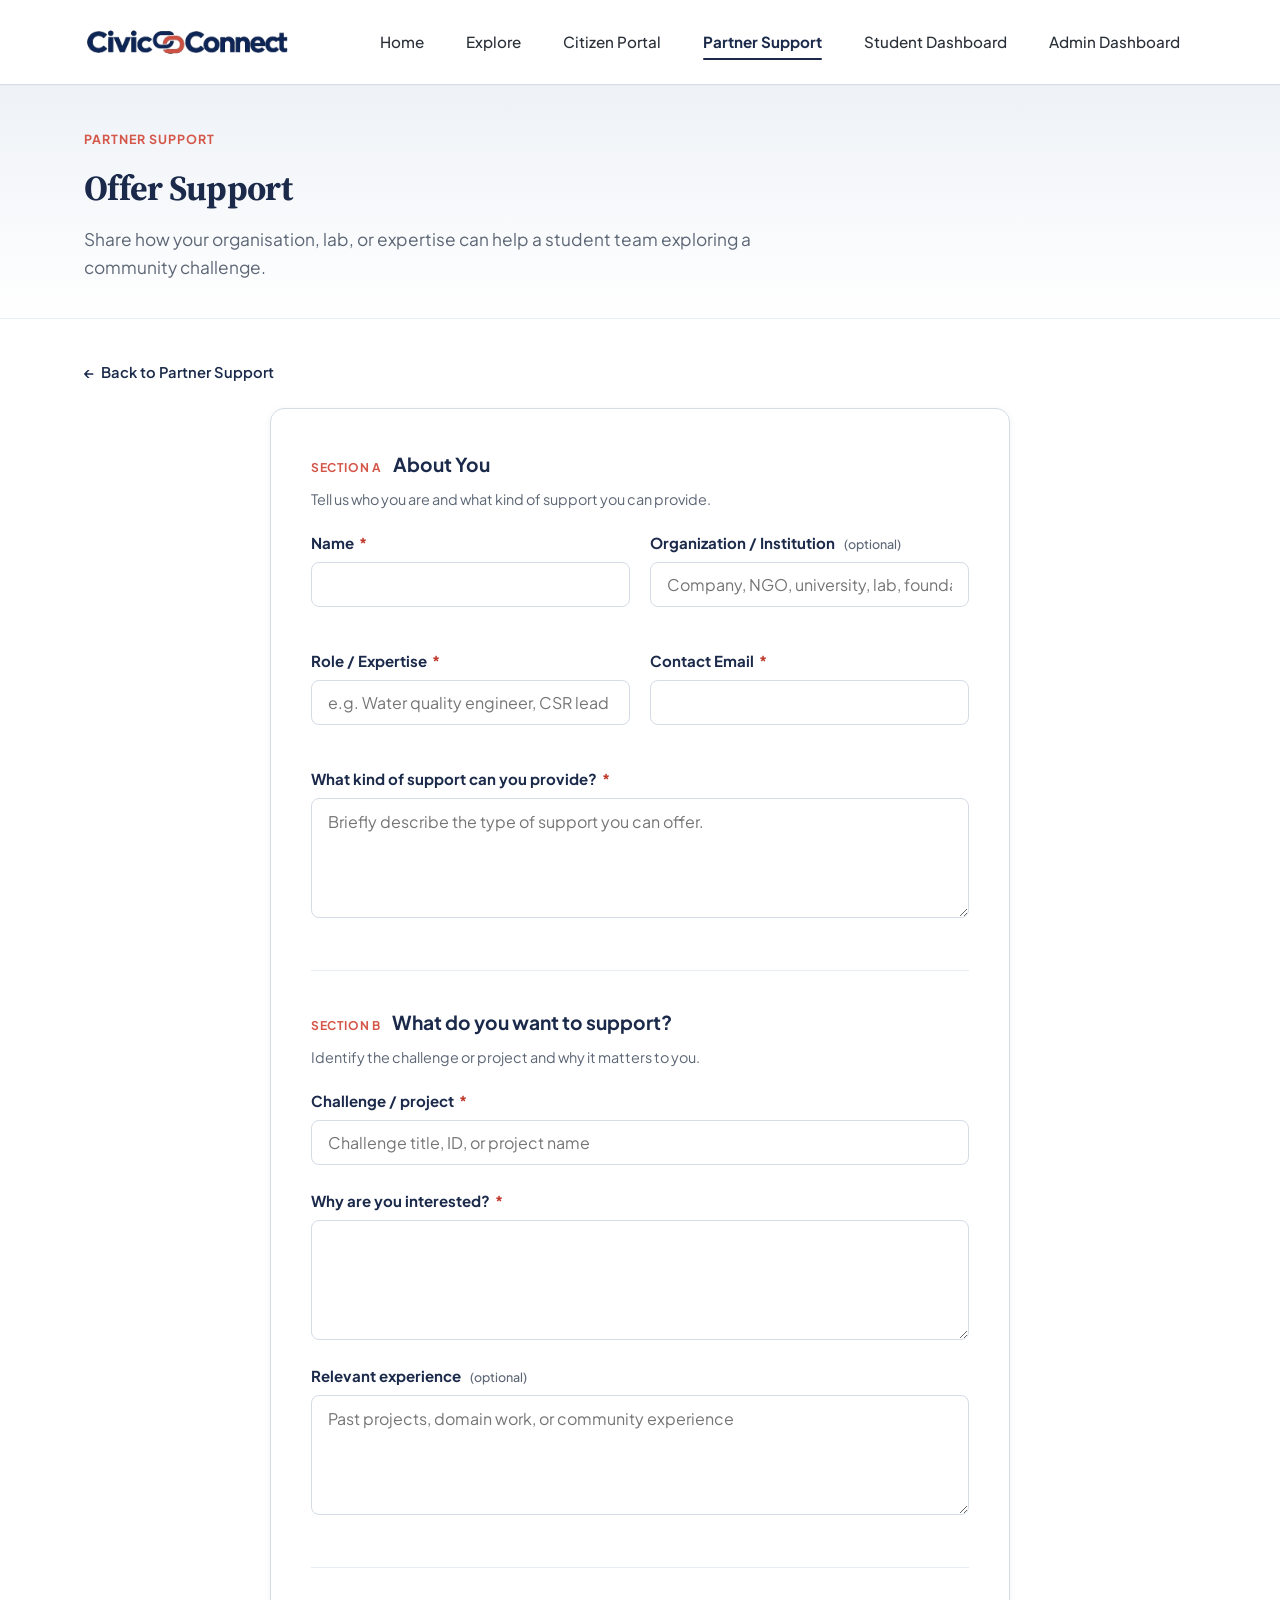
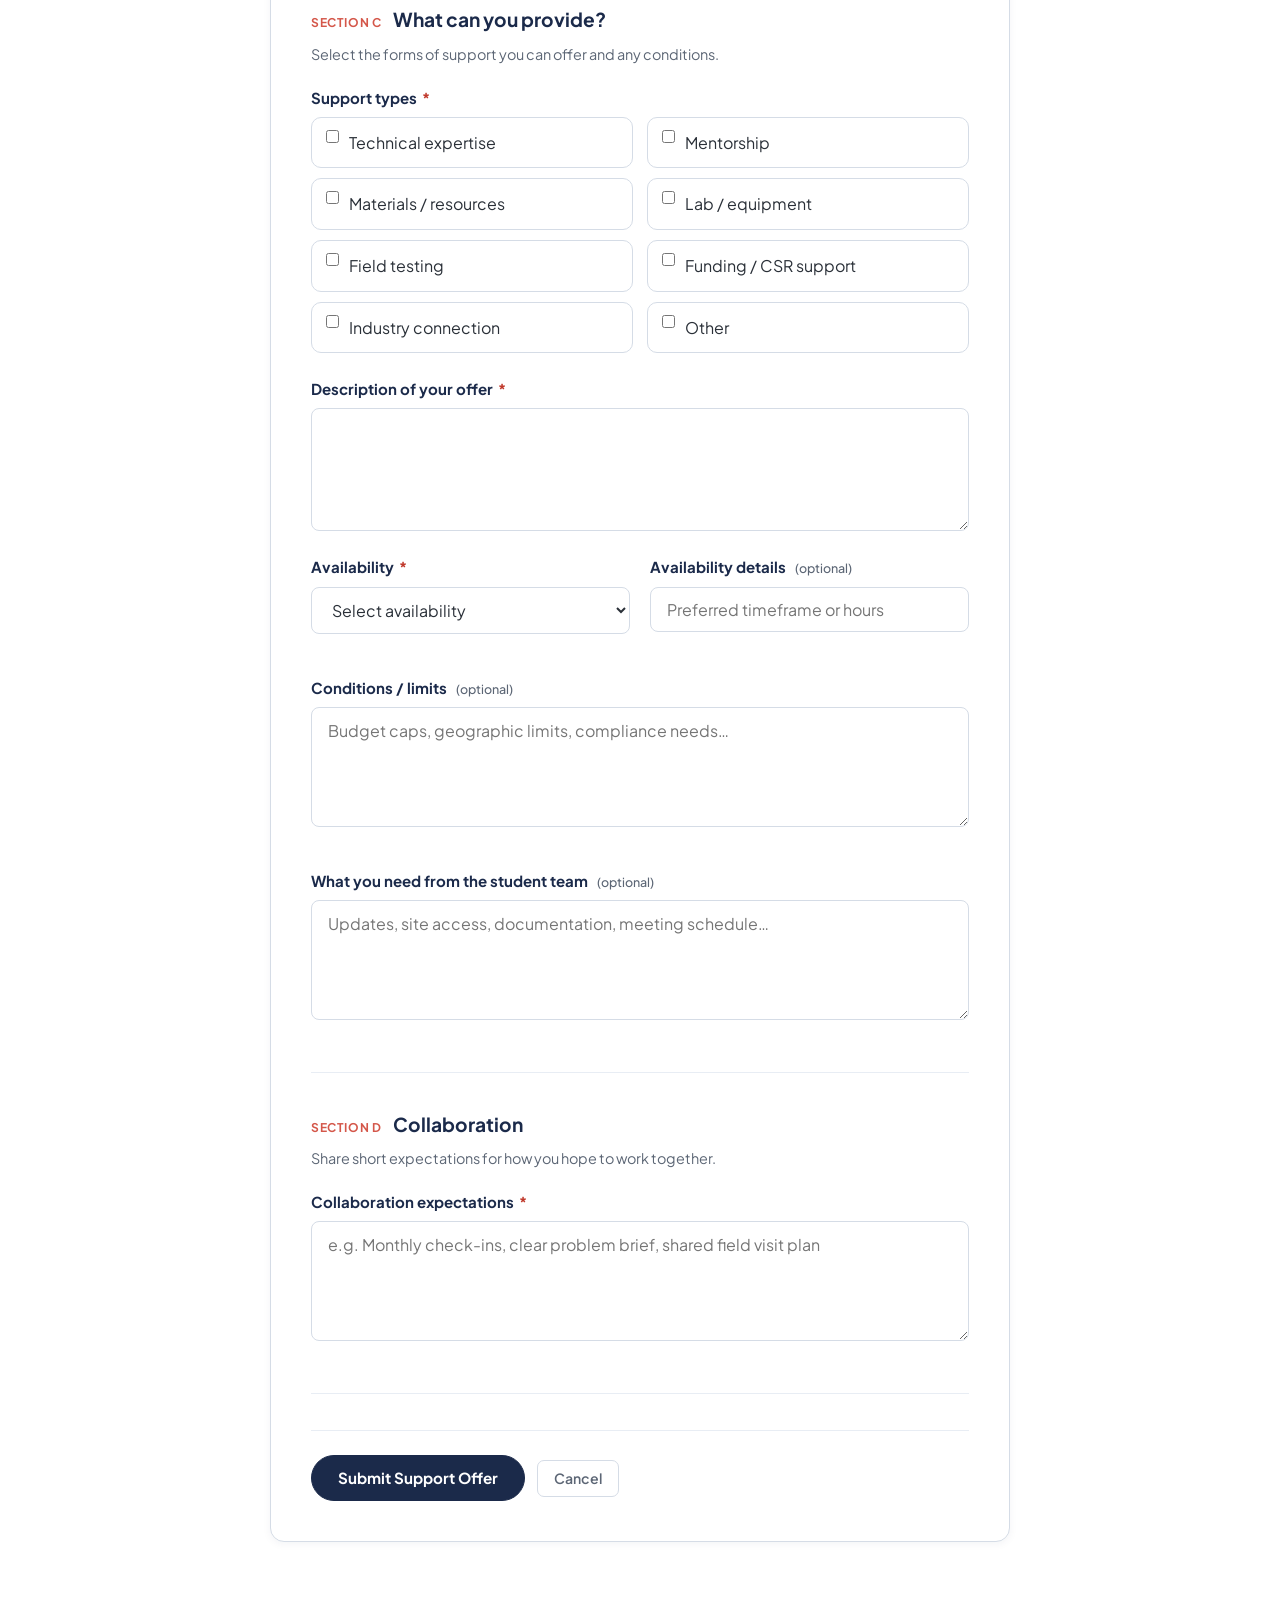
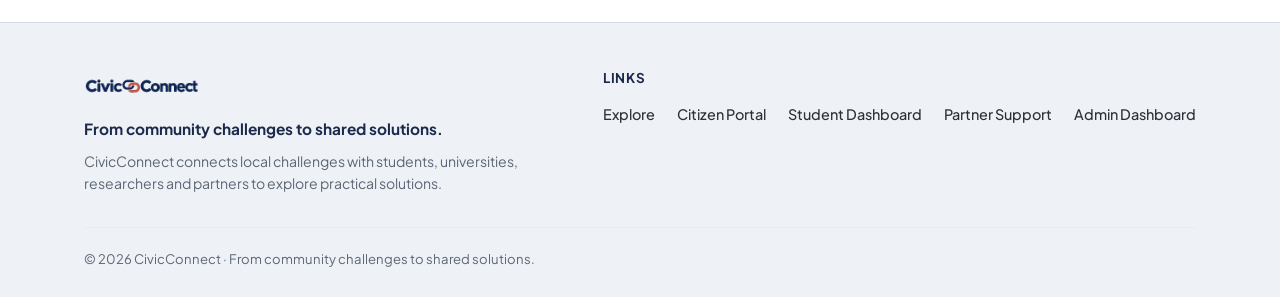
<file: offer-support.html>
<!DOCTYPE html>
<html lang="en">
<head>
  <meta charset="UTF-8">
  <meta name="viewport" content="width=device-width, initial-scale=1.0">
  <title>Offer Support — CivicConnect</title>
  <meta name="description" content="Offer mentorship, materials, funding or other support to student teams exploring community challenges.">
  <link rel="stylesheet" href="css/styles.css">
</head>
<body>

  <header class="site-header">
    <div class="container site-header__inner">
      <a href="index.html" class="site-header__brand" aria-label="CivicConnect Home">
        <img src="assets/images/logo.png" alt="CivicConnect Logo" class="brand-logo">
      </a>

      <button class="mobile-nav-toggle" id="mobileNavToggle" aria-label="Toggle navigation menu" aria-expanded="false" aria-controls="siteNav">
        <span class="mobile-nav-toggle__icon"></span>
      </button>

      <nav class="site-nav" id="siteNav" aria-label="Main Navigation">
        <ul class="nav-links">
          <li><a href="index.html" class="nav-link">Home</a></li>
          <li><a href="explore.html" class="nav-link">Explore</a></li>
          <li><a href="citizen-portal.html" class="nav-link">Citizen Portal</a></li>
          <li><a href="partner-support.html" class="nav-link active" aria-current="page">Partner Support</a></li>
          <li><a href="student-dashboard.html" class="nav-link">Student Dashboard</a></li>
          <li><a href="admin-dashboard.html" class="nav-link">Admin Dashboard</a></li>
        </ul>
      </nav>
    </div>
  </header>

  <header class="page-intro">
    <div class="container">
      <span class="section-tag">Partner Support</span>
      <h1 class="page-intro__title">Offer Support</h1>
      <p class="page-intro__desc">
        Share how your organisation, lab, or expertise can help a student team exploring a community challenge.
      </p>
    </div>
  </header>

  <main class="report-section">
    <div class="container">

      <a href="partner-support.html" id="backLinkSupporter" class="details-back-link">
        <span aria-hidden="true">&larr;</span> Back to Partner Support
      </a>

      <div class="report-panel">

        <div id="offerConfirmation" class="report-confirmation" role="alert" style="display: none;">
          <h2 class="report-confirmation__title">
            <span aria-hidden="true">&#10003;</span> Support Offer Submitted
          </h2>
          <p class="report-confirmation__text">
            Thank you. Your support offer has been recorded for review by CivicConnect coordinators.
          </p>
          <div class="report-confirmation__actions">
            <button type="button" id="resetOfferFormBtn" class="btn btn-action">
              Submit Another Offer
            </button>
            <a href="partner-support.html" class="btn btn-secondary">
              Back to Partner Support
            </a>
          </div>
        </div>

        <form id="supporterOfferForm" novalidate aria-label="Partner Support Offer Form">

          <div class="form-section-block">
            <div class="form-section-heading">
              <span class="form-section-heading__label">Section A</span>
              <h2 class="form-section-heading__title">About You</h2>
            </div>
            <p class="form-section-intro">Tell us who you are and what kind of support you can provide.</p>

            <div class="form-grid-2">
              <div class="form-group">
                <label for="supporterName" class="form-label">
                  Name <span class="required-mark" aria-hidden="true">*</span>
                </label>
                <input type="text" id="supporterName" class="form-input" required aria-describedby="supporterNameError">
                <span id="supporterNameError" class="field-error" aria-live="polite"></span>
              </div>

              <div class="form-group">
                <label for="supporterOrg" class="form-label">
                  Organization / Institution <span class="optional-label">(optional)</span>
                </label>
                <input type="text" id="supporterOrg" class="form-input" placeholder="Company, NGO, university, lab, foundation…">
              </div>

              <div class="form-group">
                <label for="supporterRole" class="form-label">
                  Role / Expertise <span class="required-mark" aria-hidden="true">*</span>
                </label>
                <input type="text" id="supporterRole" class="form-input" required aria-describedby="supporterRoleError" placeholder="e.g. Water quality engineer, CSR lead">
                <span id="supporterRoleError" class="field-error" aria-live="polite"></span>
              </div>

              <div class="form-group">
                <label for="supporterEmail" class="form-label">
                  Contact Email <span class="required-mark" aria-hidden="true">*</span>
                </label>
                <input type="email" id="supporterEmail" class="form-input" required aria-describedby="supporterEmailError">
                <span id="supporterEmailError" class="field-error" aria-live="polite"></span>
              </div>

              <div class="form-group form-group--full">
                <label for="supportCapability" class="form-label">
                  What kind of support can you provide? <span class="required-mark" aria-hidden="true">*</span>
                </label>
                <textarea id="supportCapability" class="form-textarea" rows="3" required aria-describedby="supportCapabilityError" placeholder="Briefly describe the type of support you can offer."></textarea>
                <span id="supportCapabilityError" class="field-error" aria-live="polite"></span>
              </div>
            </div>
          </div>

          <div class="form-section-block">
            <div class="form-section-heading">
              <span class="form-section-heading__label">Section B</span>
              <h2 class="form-section-heading__title">What do you want to support?</h2>
            </div>
            <p class="form-section-intro">Identify the challenge or project and why it matters to you.</p>

            <div id="challengeContextBox" class="challenge-context-box" style="display: none;">
              <div class="challenge-context-box__label">Selected challenge</div>
              <div id="contextProblemTitle" class="challenge-context-box__title"></div>
              <div id="contextProblemLocation" class="challenge-context-box__location"></div>
            </div>

            <div class="form-group">
              <label for="supportTarget" class="form-label">
                Challenge / project <span class="required-mark" aria-hidden="true">*</span>
              </label>
              <input type="text" id="supportTarget" class="form-input" required aria-describedby="supportTargetError" placeholder="Challenge title, ID, or project name">
              <span id="supportTargetError" class="field-error" aria-live="polite"></span>
            </div>

            <div class="form-group">
              <label for="whySupport" class="form-label">
                Why are you interested? <span class="required-mark" aria-hidden="true">*</span>
              </label>
              <textarea id="whySupport" class="form-textarea" rows="3" required aria-describedby="whySupportError"></textarea>
              <span id="whySupportError" class="field-error" aria-live="polite"></span>
            </div>

            <div class="form-group">
              <label for="supporterExperience" class="form-label">
                Relevant experience <span class="optional-label">(optional)</span>
              </label>
              <textarea id="supporterExperience" class="form-textarea" rows="3" placeholder="Past projects, domain work, or community experience"></textarea>
            </div>
          </div>

          <div class="form-section-block">
            <div class="form-section-heading">
              <span class="form-section-heading__label">Section C</span>
              <h2 class="form-section-heading__title">What can you provide?</h2>
            </div>
            <p class="form-section-intro">Select the forms of support you can offer and any conditions.</p>

            <div class="form-group">
              <span class="form-label">
                Support types <span class="required-mark" aria-hidden="true">*</span>
              </span>
              <div class="checkbox-grid" id="supportOfferTypesGrid">
                <label class="checkbox-pill"><input type="checkbox" name="supportOfferTypes" value="Technical expertise"> Technical expertise</label>
                <label class="checkbox-pill"><input type="checkbox" name="supportOfferTypes" value="Mentorship"> Mentorship</label>
                <label class="checkbox-pill"><input type="checkbox" name="supportOfferTypes" value="Materials/resources"> Materials / resources</label>
                <label class="checkbox-pill"><input type="checkbox" name="supportOfferTypes" value="Lab/equipment"> Lab / equipment</label>
                <label class="checkbox-pill"><input type="checkbox" name="supportOfferTypes" value="Field testing"> Field testing</label>
                <label class="checkbox-pill"><input type="checkbox" name="supportOfferTypes" value="Funding/CSR support"> Funding / CSR support</label>
                <label class="checkbox-pill"><input type="checkbox" name="supportOfferTypes" value="Industry connection"> Industry connection</label>
                <label class="checkbox-pill"><input type="checkbox" name="supportOfferTypes" value="Other" id="supportOfferOther"> Other</label>
              </div>
              <span id="supportOfferTypesError" class="field-error" aria-live="polite"></span>
              <div id="supportOfferOtherWrap" class="form-group" style="display: none; margin-top: 12px;">
                <label for="supportOfferOtherText" class="form-label">Please describe</label>
                <input type="text" id="supportOfferOtherText" class="form-input">
              </div>
            </div>

            <div class="form-group">
              <label for="offerDescription" class="form-label">
                Description of your offer <span class="required-mark" aria-hidden="true">*</span>
              </label>
              <textarea id="offerDescription" class="form-textarea" rows="4" required aria-describedby="offerDescriptionError"></textarea>
              <span id="offerDescriptionError" class="field-error" aria-live="polite"></span>
            </div>

            <div class="form-grid-2">
              <div class="form-group">
                <label for="supporterAvailability" class="form-label">
                  Availability <span class="required-mark" aria-hidden="true">*</span>
                </label>
                <select id="supporterAvailability" class="form-select" required aria-describedby="supporterAvailabilityError">
                  <option value="">Select availability</option>
                  <option value="One-time support">One-time support</option>
                  <option value="A few hours per week">A few hours per week</option>
                  <option value="Occasional support as needed">Occasional support as needed</option>
                  <option value="Support for a defined period">Support for a defined period</option>
                  <option value="Not sure yet">Not sure yet</option>
                </select>
                <span id="supporterAvailabilityError" class="field-error" aria-live="polite"></span>
              </div>

              <div class="form-group">
                <label for="availabilityDetails" class="form-label">
                  Availability details <span class="optional-label">(optional)</span>
                </label>
                <input type="text" id="availabilityDetails" class="form-input" placeholder="Preferred timeframe or hours">
              </div>

              <div class="form-group form-group--full">
                <label for="offerLimits" class="form-label">
                  Conditions / limits <span class="optional-label">(optional)</span>
                </label>
                <textarea id="offerLimits" class="form-textarea" rows="2" placeholder="Budget caps, geographic limits, compliance needs…"></textarea>
              </div>

              <div class="form-group form-group--full">
                <label for="studentRequirements" class="form-label">
                  What you need from the student team <span class="optional-label">(optional)</span>
                </label>
                <textarea id="studentRequirements" class="form-textarea" rows="2" placeholder="Updates, site access, documentation, meeting schedule…"></textarea>
              </div>
            </div>
          </div>

          <div class="form-section-block">
            <div class="form-section-heading">
              <span class="form-section-heading__label">Section D</span>
              <h2 class="form-section-heading__title">Collaboration</h2>
            </div>
            <p class="form-section-intro">Share short expectations for how you hope to work together.</p>

            <div class="form-group">
              <label for="collaborationExpectations" class="form-label">
                Collaboration expectations <span class="required-mark" aria-hidden="true">*</span>
              </label>
              <textarea id="collaborationExpectations" class="form-textarea" rows="3" required aria-describedby="collaborationExpectationsError" placeholder="e.g. Monthly check-ins, clear problem brief, shared field visit plan"></textarea>
              <span id="collaborationExpectationsError" class="field-error" aria-live="polite"></span>
            </div>
          </div>

          <div class="form-actions" style="display: flex; gap: 12px; flex-wrap: wrap; margin-top: 8px;">
            <button type="submit" class="btn btn-primary">Submit Support Offer</button>
            <a href="partner-support.html" id="cancelOfferBtn" class="btn btn-outline-subtle">Cancel</a>
          </div>
        </form>

      </div>
    </div>
  </main>

  <footer class="site-footer site-footer__clean">
    <div class="container">
      <div class="site-footer__top-row">
        <div class="site-footer__brand-block">
          <img src="assets/images/logo.png" alt="CivicConnect" class="footer-logo">
          <p class="site-footer__tagline">From community challenges to shared solutions.</p>
          <p class="site-footer__summary">
            CivicConnect connects local challenges with students, universities, researchers and partners to explore practical solutions.
          </p>
        </div>
        <div class="site-footer__nav-block">
          <h3 class="site-footer__nav-heading">Links</h3>
          <ul class="site-footer__links">
            <li><a href="explore.html">Explore</a></li>
            <li><a href="citizen-portal.html">Citizen Portal</a></li>
            <li><a href="student-dashboard.html">Student Dashboard</a></li>
            <li><a href="partner-support.html">Partner Support</a></li>
            <li><a href="admin-dashboard.html">Admin Dashboard</a></li>
          </ul>
        </div>
      </div>
      <div class="site-footer__bottom-line">
        <div>&copy; 2026 CivicConnect &middot; From community challenges to shared solutions.</div>
      </div>
    </div>
  </footer>

  <script src="js/data.js"></script>
  <script src="js/offer-support.js"></script>
  <script src="js/main.js"></script>
</body>
</html>
</file>
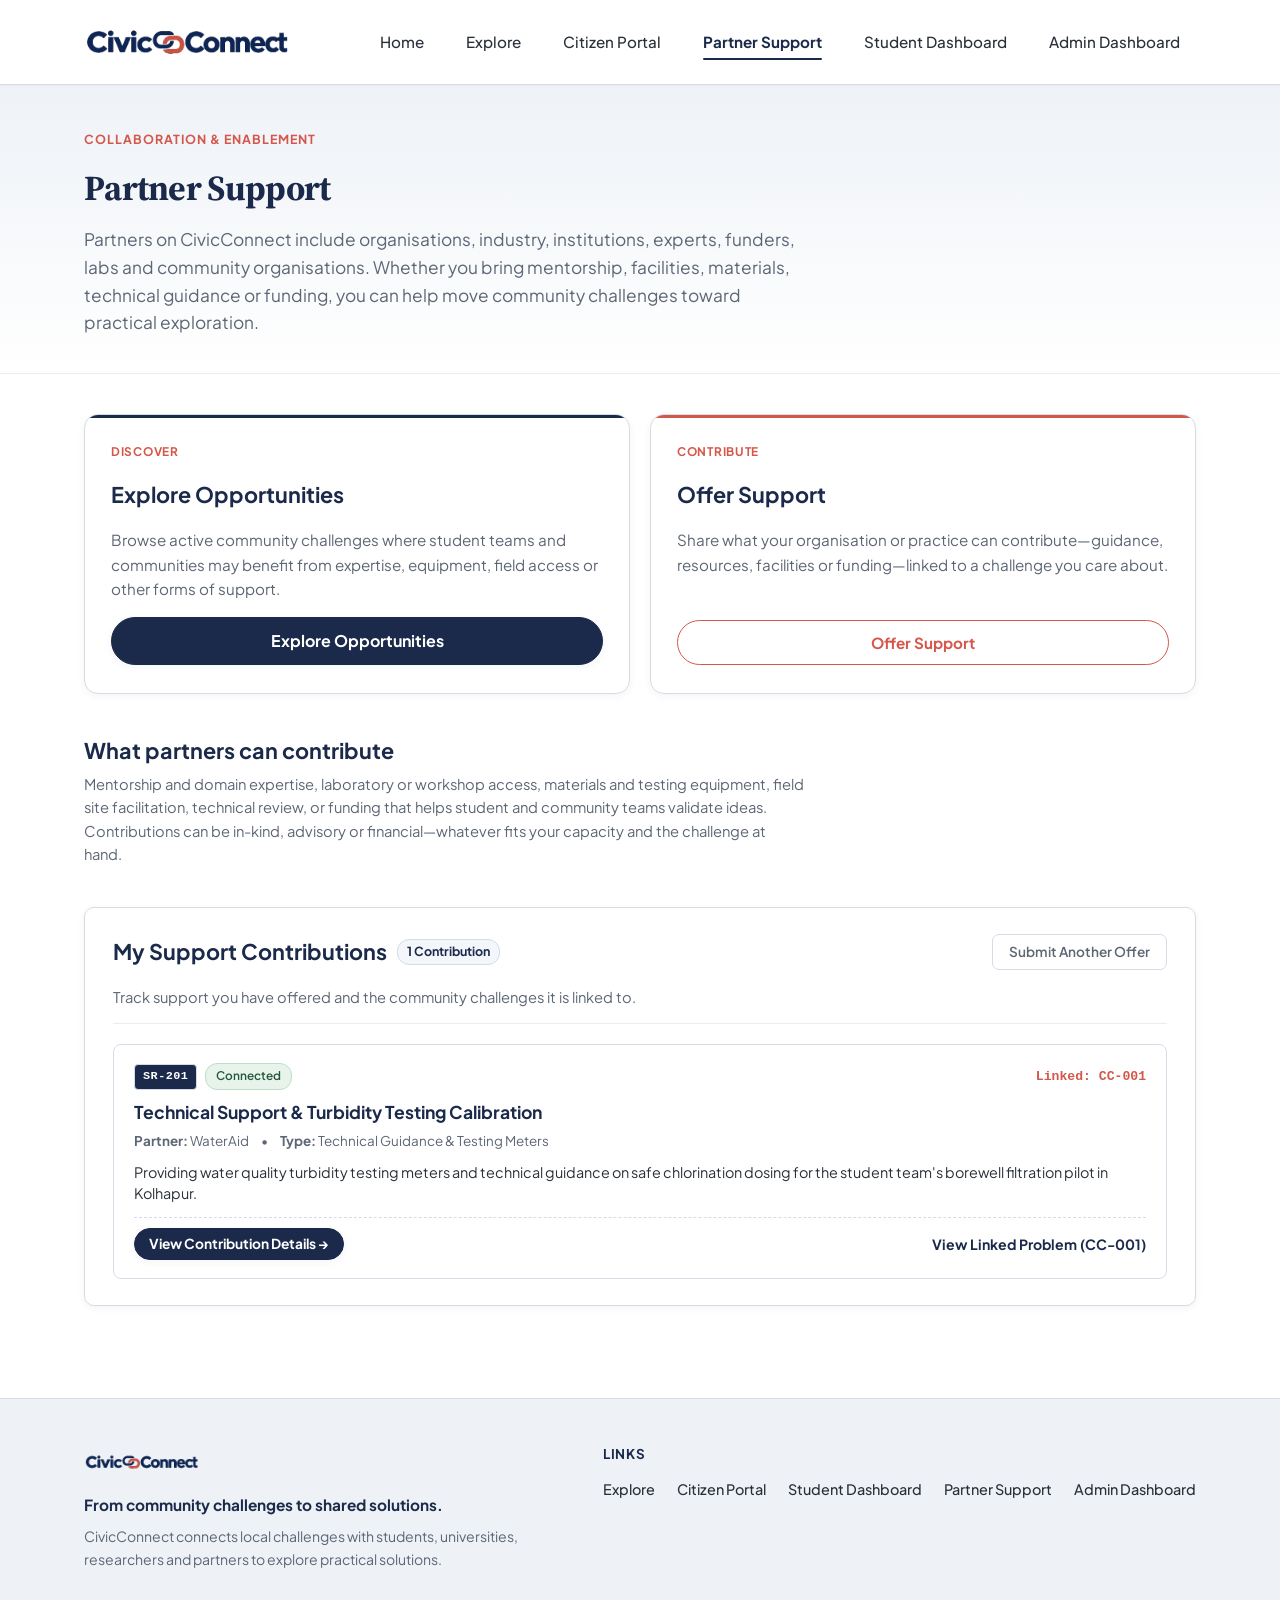
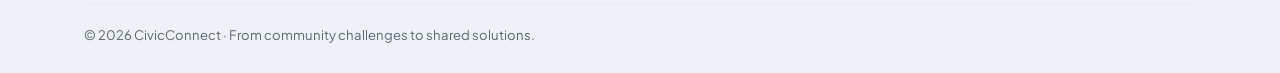
<file: partner-support.html>
<!DOCTYPE html>
<html lang="en">
<head>
  <meta charset="UTF-8">
  <meta name="viewport" content="width=device-width, initial-scale=1.0">
  <title>Partner Support — CivicConnect</title>
  <meta name="description" content="Organisations, industry, institutions, experts, funders and labs can explore opportunities and offer support for community challenges.">
  <link rel="stylesheet" href="css/styles.css">
</head>
<body>

  <header class="site-header">
    <div class="container site-header__inner">
      <a href="index.html" class="site-header__brand" aria-label="CivicConnect Home">
        <img src="assets/images/logo.png" alt="CivicConnect" class="brand-logo">
      </a>

      <button class="mobile-nav-toggle" id="mobileNavToggle" aria-label="Toggle navigation menu" aria-expanded="false" aria-controls="siteNav">
        <span class="mobile-nav-toggle__icon"></span>
      </button>

      <nav class="site-nav" id="siteNav" aria-label="Main Navigation">
        <ul class="nav-links">
          <li><a href="index.html" class="nav-link">Home</a></li>
          <li><a href="explore.html" class="nav-link">Explore</a></li>
          <li><a href="citizen-portal.html" class="nav-link">Citizen Portal</a></li>
          <li><a href="partner-support.html" class="nav-link active" aria-current="page">Partner Support</a></li>
          <li><a href="student-dashboard.html" class="nav-link">Student Dashboard</a></li>
          <li><a href="admin-dashboard.html" class="nav-link">Admin Dashboard</a></li>
        </ul>
      </nav>
    </div>
  </header>

  <header class="page-intro">
    <div class="container">
      <span class="section-tag">Collaboration &amp; Enablement</span>
      <h1 class="page-intro__title">Partner Support</h1>
      <p class="page-intro__desc">
        Partners on CivicConnect include organisations, industry, institutions, experts, funders, labs and community organisations. Whether you bring mentorship, facilities, materials, technical guidance or funding, you can help move community challenges toward practical exploration.
      </p>
    </div>
  </header>

  <main style="padding: 40px 0 60px 0;">
    <div class="container">

      <div class="action-pathway-grid">
        <article class="action-pathway-card">
          <span class="action-pathway-card__eyebrow">Discover</span>
          <h2 class="action-pathway-card__title">Explore Opportunities</h2>
          <p class="action-pathway-card__desc">
            Browse active community challenges where student teams and communities may benefit from expertise, equipment, field access or other forms of support.
          </p>
          <a href="explore.html" class="btn btn-action">Explore Opportunities</a>
        </article>

        <article class="action-pathway-card action-pathway-card--accent">
          <span class="action-pathway-card__eyebrow">Contribute</span>
          <h2 class="action-pathway-card__title">Offer Support</h2>
          <p class="action-pathway-card__desc">
            Share what your organisation or practice can contribute—guidance, resources, facilities or funding—linked to a challenge you care about.
          </p>
          <a href="offer-support.html" class="btn btn-secondary">Offer Support</a>
        </article>
      </div>

      <section aria-labelledby="whatPartnersContribute" style="margin-bottom: 40px;">
        <h2 id="whatPartnersContribute" class="dashboard-section__title">What partners can contribute</h2>
        <p class="dashboard-section__desc" style="max-width: 720px;">
          Mentorship and domain expertise, laboratory or workshop access, materials and testing equipment, field site facilitation, technical review, or funding that helps student and community teams validate ideas. Contributions can be in-kind, advisory or financial—whatever fits your capacity and the challenge at hand.
        </p>
      </section>

      <section class="dashboard-section" aria-labelledby="myContributionsTitle">
        <div class="dashboard-section__header">
          <div class="dashboard-section__title-group">
            <h2 id="myContributionsTitle" class="dashboard-section__title">My Support Contributions</h2>
            <span class="dashboard-section__count">1 Contribution</span>
          </div>
          <a href="offer-support.html" class="btn btn-outline-subtle" style="font-size: 0.85rem;">
            Submit Another Offer
          </a>
          <p class="dashboard-section__desc">
            Track support you have offered and the community challenges it is linked to.
          </p>
        </div>

        <div class="proposals-list" aria-label="Support contributions list">
          <article class="proposal-item">
            <div class="proposal-item__top">
              <div style="display: flex; align-items: center; gap: 8px; flex-wrap: wrap;">
                <span class="tag-id" style="background-color: var(--color-brand-primary); color: #fff;">SR-201</span>
                <span class="tag-status tag-status--accepted">Connected</span>
              </div>
              <span style="font-size: 0.82rem; font-family: var(--font-mono); color: var(--color-brand-accent); font-weight: 600;">
                Linked: CC-001
              </span>
            </div>

            <h3 class="proposal-item__title">Technical Support &amp; Turbidity Testing Calibration</h3>

            <div class="proposal-item__meta">
              <span><strong>Partner:</strong> WaterAid</span>
              <span>&bull;</span>
              <span><strong>Type:</strong> Technical Guidance &amp; Testing Meters</span>
            </div>

            <p class="proposal-item__desc">
              Providing water quality turbidity testing meters and technical guidance on safe chlorination dosing for the student team's borewell filtration pilot in Kolhapur.
            </p>

            <div class="proposal-item__actions" style="display: flex; justify-content: space-between; align-items: center; gap: 12px; flex-wrap: wrap;">
              <a href="support-details.html?id=SR-201" class="btn btn-sm btn-action" style="padding: 6px 14px; font-size: 0.86rem; min-height: unset; min-width: unset;">
                View Contribution Details &rarr;
              </a>
              <a href="details.html?id=CC-001" class="view-details-link" style="font-size: 0.88rem; margin-left: auto;">
                View Linked Problem (CC-001)
              </a>
            </div>
          </article>
        </div>
      </section>

    </div>
  </main>

  <footer class="site-footer site-footer__clean">
    <div class="container">
      <div class="site-footer__top-row">
        <div class="site-footer__brand-block">
          <img src="assets/images/logo.png" alt="CivicConnect" class="footer-logo">
          <p class="site-footer__tagline">From community challenges to shared solutions.</p>
          <p class="site-footer__summary">
            CivicConnect connects local challenges with students, universities, researchers and partners to explore practical solutions.
          </p>
        </div>
        <div class="site-footer__nav-block">
          <h3 class="site-footer__nav-heading">Links</h3>
          <ul class="site-footer__links">
            <li><a href="explore.html">Explore</a></li>
            <li><a href="citizen-portal.html">Citizen Portal</a></li>
            <li><a href="student-dashboard.html">Student Dashboard</a></li>
            <li><a href="partner-support.html">Partner Support</a></li>
            <li><a href="admin-dashboard.html">Admin Dashboard</a></li>
          </ul>
        </div>
      </div>
      <div class="site-footer__bottom-line">
        <div>&copy; 2026 CivicConnect &middot; From community challenges to shared solutions.</div>
      </div>
    </div>
  </footer>

  <script src="js/main.js"></script>
</body>
</html>
</file>
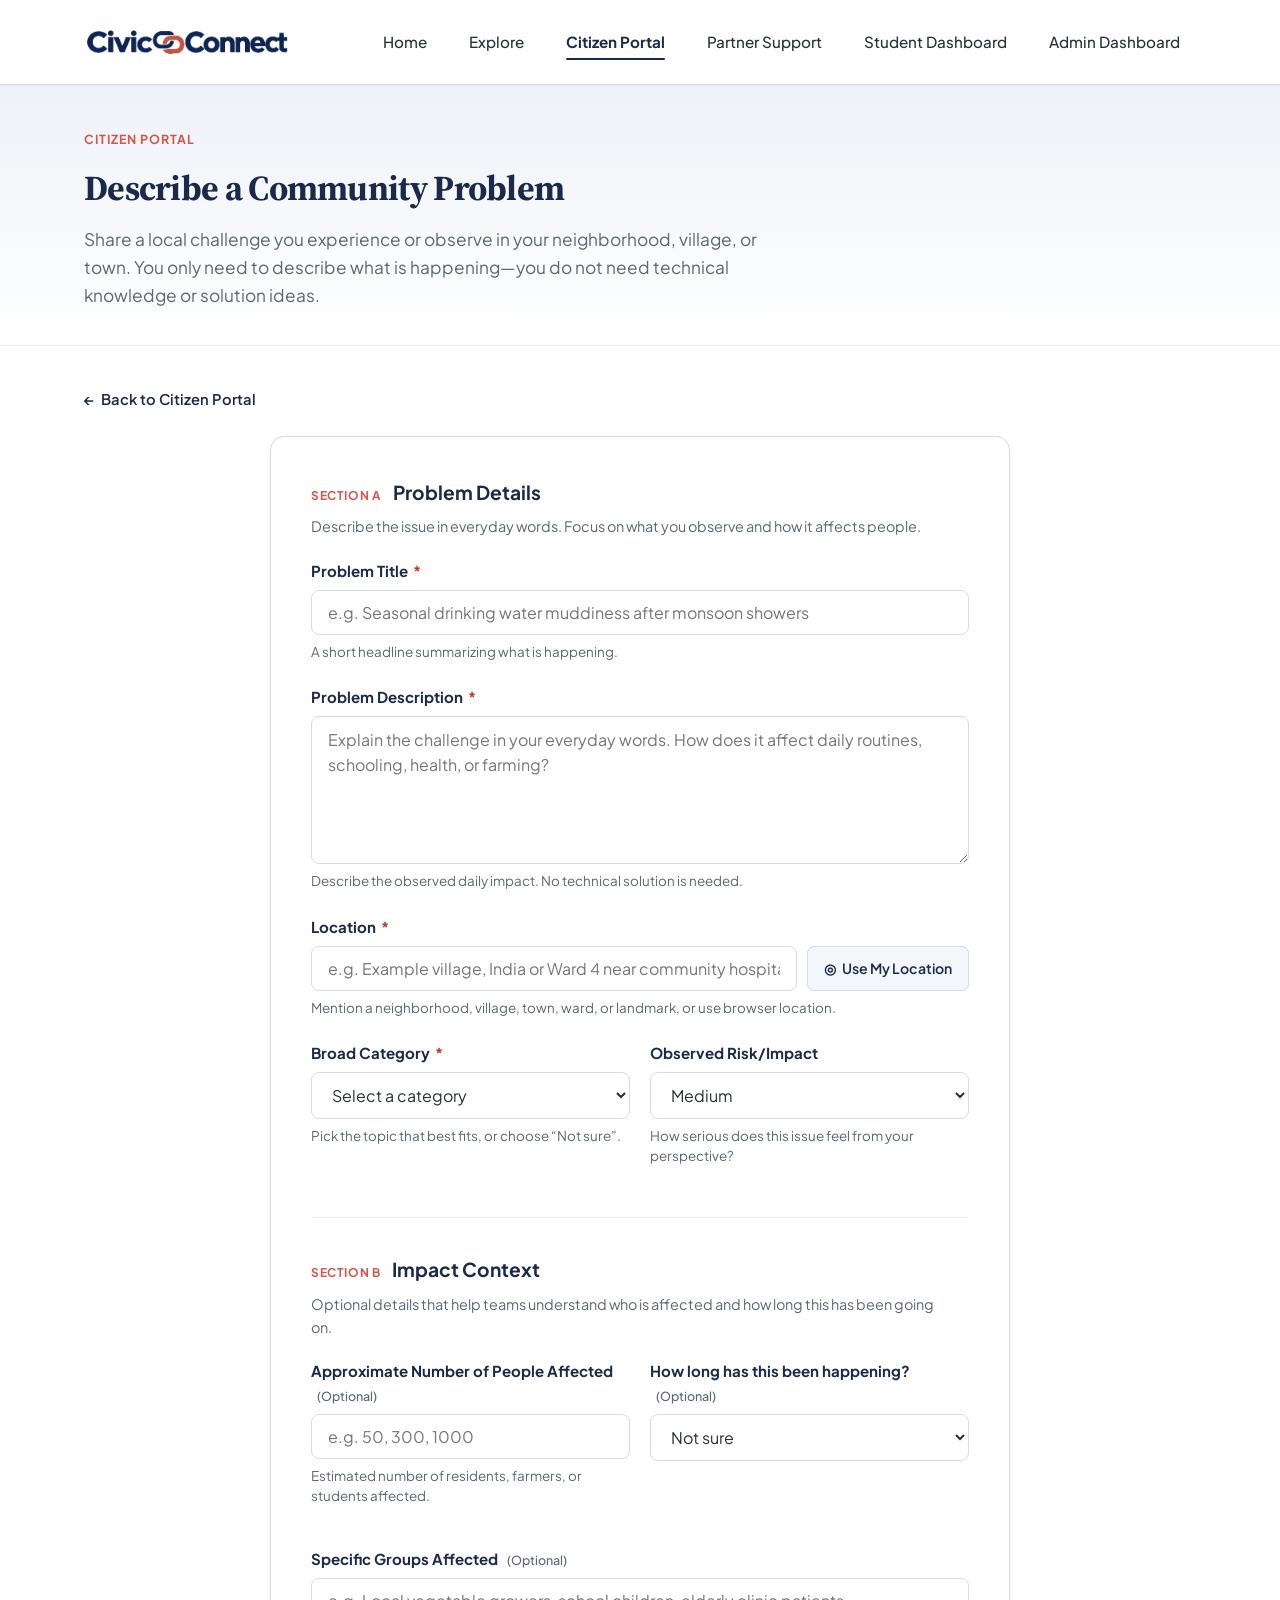
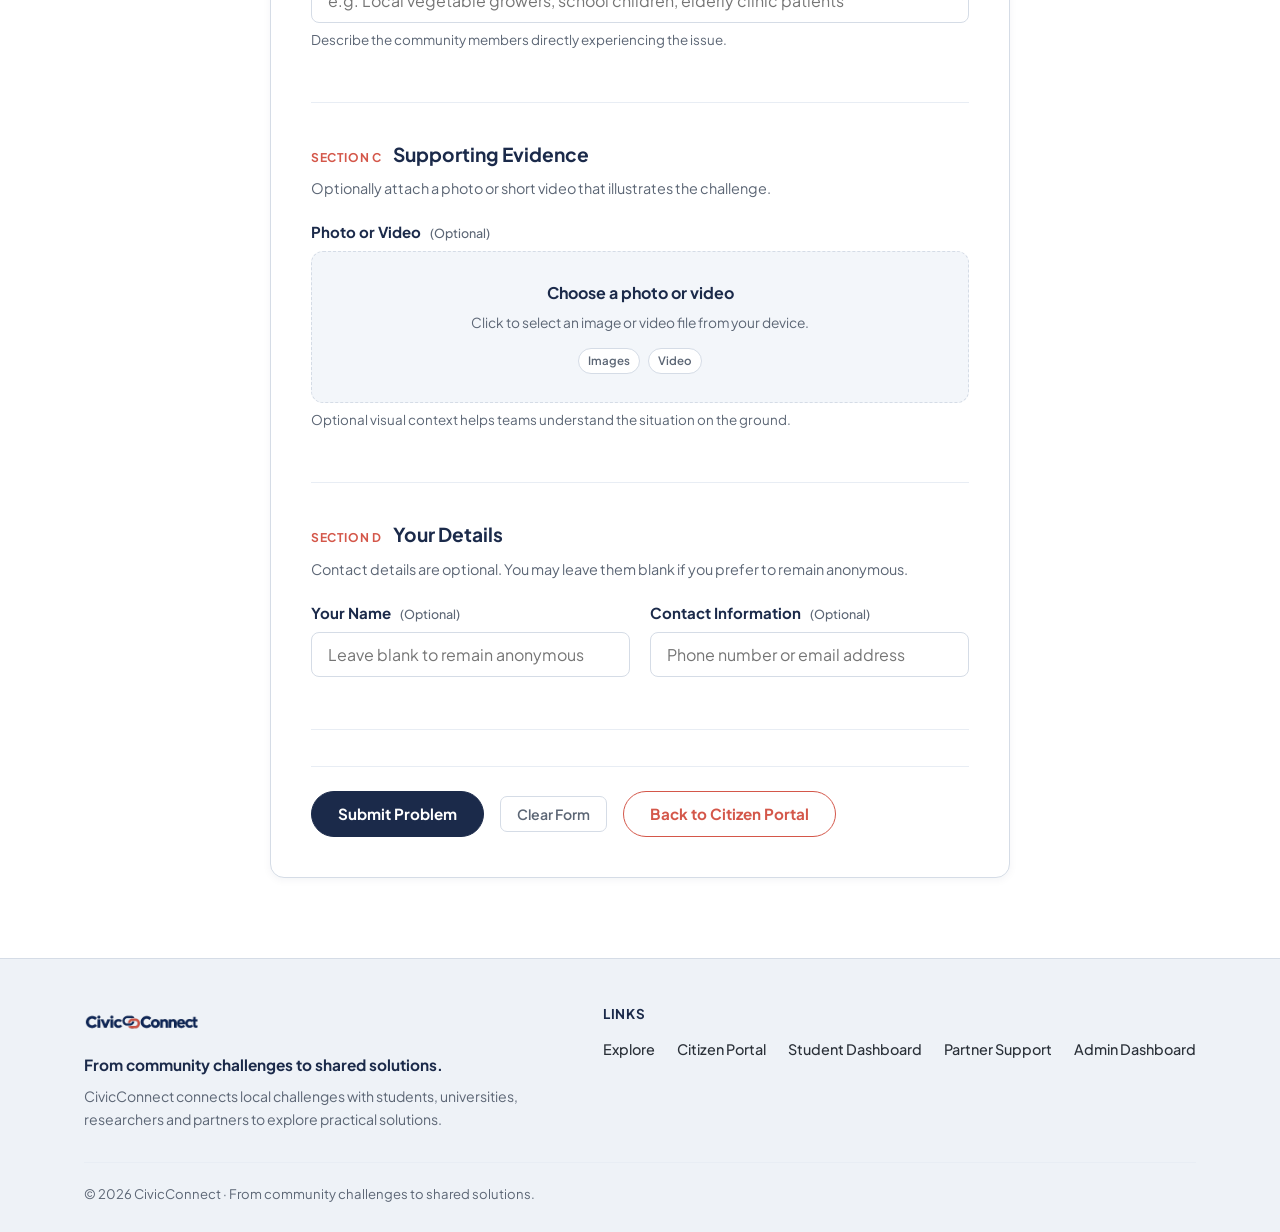
<file: report.html>
<!DOCTYPE html>
<html lang="en">
<head>
  <meta charset="UTF-8">
  <meta name="viewport" content="width=device-width, initial-scale=1.0">
  <title>Report a Community Problem — CivicConnect</title>
  <meta name="description" content="Describe a ground-level community challenge in ordinary language so universities and partners can explore possible solutions.">
  <link rel="stylesheet" href="css/styles.css">
</head>
<body>

  <header class="site-header">
    <div class="container site-header__inner">
      <a href="index.html" class="site-header__brand" aria-label="CivicConnect Home">
        <img src="assets/images/logo.png" alt="CivicConnect Logo" class="brand-logo">
      </a>

      <button class="mobile-nav-toggle" id="mobileNavToggle" aria-label="Toggle navigation menu" aria-expanded="false" aria-controls="siteNav">
        <span class="mobile-nav-toggle__icon"></span>
      </button>

      <nav class="site-nav" id="siteNav" aria-label="Main Navigation">
        <ul class="nav-links">
          <li><a href="index.html" class="nav-link">Home</a></li>
          <li><a href="explore.html" class="nav-link">Explore</a></li>
          <li><a href="citizen-portal.html" class="nav-link active" aria-current="page">Citizen Portal</a></li>
          <li><a href="partner-support.html" class="nav-link">Partner Support</a></li>
          <li><a href="student-dashboard.html" class="nav-link">Student Dashboard</a></li>
          <li><a href="admin-dashboard.html" class="nav-link">Admin Dashboard</a></li>
        </ul>
      </nav>
    </div>
  </header>

  <header class="page-intro">
    <div class="container">
      <span class="section-tag">Citizen Portal</span>
      <h1 class="page-intro__title">Describe a Community Problem</h1>
      <p class="page-intro__desc">
        Share a local challenge you experience or observe in your neighborhood, village, or town. You only need to describe what is happening—you do not need technical knowledge or solution ideas.
      </p>
    </div>
  </header>

  <main class="report-section">
    <div class="container">

      <a href="citizen-portal.html" class="details-back-link">
        <span aria-hidden="true">&larr;</span> Back to Citizen Portal
      </a>

      <div class="report-panel">

        <div id="reportConfirmation" class="report-confirmation" role="alert" style="display: none;">
          <h2 class="report-confirmation__title">
            <span aria-hidden="true">&#10003;</span> Problem Submitted
          </h2>
          <p class="report-confirmation__text">
            Thank you for sharing this community problem. Your description has been received and is ready for review by coordinators, student teams, and partners exploring solutions.
          </p>
          <div class="report-confirmation__actions">
            <button type="button" id="resetFormFromSuccessBtn" class="btn btn-primary">
              Describe Another Problem
            </button>
            <a href="citizen-portal.html" class="btn btn-secondary">
              Back to Citizen Portal
            </a>
          </div>
        </div>

        <form id="reportProblemForm" novalidate aria-label="Report a Community Problem Form">

          <!-- Section: Problem Details -->
          <div class="form-section-block">
            <div class="form-section-heading">
              <span class="form-section-heading__label">Section A</span>
              <h2 class="form-section-heading__title">Problem Details</h2>
            </div>
            <p class="form-section-intro">Describe the issue in everyday words. Focus on what you observe and how it affects people.</p>

            <div class="form-group">
              <label for="problemTitle" class="form-label">
                Problem Title <span class="required-mark" aria-hidden="true">*</span>
              </label>
              <input
                type="text"
                id="problemTitle"
                class="form-input"
                placeholder="e.g. Seasonal drinking water muddiness after monsoon showers"
                required
                aria-describedby="titleHelp titleError">
              <span id="titleHelp" class="form-helper">A short headline summarizing what is happening.</span>
              <span id="titleError" class="field-error" aria-live="polite"></span>
            </div>

            <div class="form-group">
              <label for="problemDescription" class="form-label">
                Problem Description <span class="required-mark" aria-hidden="true">*</span>
              </label>
              <textarea
                id="problemDescription"
                class="form-textarea"
                rows="5"
                placeholder="Explain the challenge in your everyday words. How does it affect daily routines, schooling, health, or farming?"
                required
                aria-describedby="descHelp descError"></textarea>
              <span id="descHelp" class="form-helper">Describe the observed daily impact. No technical solution is needed.</span>
              <span id="descError" class="field-error" aria-live="polite"></span>
            </div>

            <div class="form-group">
              <label for="problemLocation" class="form-label">
                Location <span class="required-mark" aria-hidden="true">*</span>
              </label>
              <div class="location-input-group">
                <input
                  type="text"
                  id="problemLocation"
                  class="form-input"
                  placeholder="e.g. Example village, India or Ward 4 near community hospital"
                  required
                  aria-describedby="locHelp locError locationStatusMsg">
                <button type="button" id="useMyLocationBtn" class="btn-location" aria-label="Use My Location via browser geolocation">
                  <span aria-hidden="true">&#9678;</span> Use My Location
                </button>
              </div>
              <div id="locationStatusMsg" class="location-status-msg" aria-live="polite"></div>
              <span id="locHelp" class="form-helper">Mention a neighborhood, village, town, ward, or landmark, or use browser location.</span>
              <span id="locError" class="field-error" aria-live="polite"></span>
            </div>

            <div class="form-grid-2">
              <div class="form-group">
                <label for="problemCategory" class="form-label">
                  Broad Category <span class="required-mark" aria-hidden="true">*</span>
                </label>
                <select id="problemCategory" class="form-select" required aria-describedby="catHelp catError">
                  <option value="select">Select a category</option>
                  <option value="Water">Water</option>
                  <option value="Agriculture">Agriculture</option>
                  <option value="Education">Education</option>
                  <option value="Healthcare">Healthcare</option>
                  <option value="Sanitation">Sanitation</option>
                  <option value="Environment">Environment</option>
                  <option value="Rural Livelihoods">Rural Livelihoods</option>
                  <option value="Accessibility">Accessibility</option>
                  <option value="Infrastructure">Infrastructure</option>
                  <option value="Public Services">Public Services</option>
                  <option value="Other">Other</option>
                  <option value="Not sure">Not sure</option>
                </select>
                <span id="catHelp" class="form-helper">Pick the topic that best fits, or choose “Not sure”.</span>
                <span id="catError" class="field-error" aria-live="polite"></span>
              </div>

              <div class="form-group">
                <label for="riskLevelSelect" class="form-label">
                  Observed Risk/Impact
                </label>
                <select id="riskLevelSelect" class="form-select" aria-describedby="riskHelp">
                  <option value="Low">Low</option>
                  <option value="Medium" selected>Medium</option>
                  <option value="High">High</option>
                  <option value="Critical">Critical</option>
                </select>
                <span id="riskHelp" class="form-helper">How serious does this issue feel from your perspective?</span>
              </div>
            </div>
          </div>

          <!-- Section: Impact Context -->
          <div class="form-section-block">
            <div class="form-section-heading">
              <span class="form-section-heading__label">Section B</span>
              <h2 class="form-section-heading__title">Impact Context</h2>
            </div>
            <p class="form-section-intro">Optional details that help teams understand who is affected and how long this has been going on.</p>

            <div class="form-grid-2">
              <div class="form-group">
                <label for="approxPeopleAffected" class="form-label">
                  Approximate Number of People Affected <span class="optional-label">(Optional)</span>
                </label>
                <input
                  type="number"
                  id="approxPeopleAffected"
                  class="form-input"
                  min="1"
                  placeholder="e.g. 50, 300, 1000"
                  aria-describedby="peopleHelp">
                <span id="peopleHelp" class="form-helper">Estimated number of residents, farmers, or students affected.</span>
              </div>

              <div class="form-group">
                <label for="durationSelect" class="form-label">
                  How long has this been happening? <span class="optional-label">(Optional)</span>
                </label>
                <select id="durationSelect" class="form-select">
                  <option value="Not sure">Not sure</option>
                  <option value="Just started">Just started</option>
                  <option value="A few days">A few days</option>
                  <option value="A few weeks">A few weeks</option>
                  <option value="Several months">Several months</option>
                  <option value="More than a year">More than a year</option>
                </select>
              </div>

              <div class="form-group form-group--full">
                <label for="whoIsAffected" class="form-label">
                  Specific Groups Affected <span class="optional-label">(Optional)</span>
                </label>
                <input
                  type="text"
                  id="whoIsAffected"
                  class="form-input"
                  placeholder="e.g. Local vegetable growers, school children, elderly clinic patients">
                <span class="form-helper">Describe the community members directly experiencing the issue.</span>
              </div>
            </div>
          </div>

          <!-- Section: Supporting Evidence -->
          <div class="form-section-block">
            <div class="form-section-heading">
              <span class="form-section-heading__label">Section C</span>
              <h2 class="form-section-heading__title">Supporting Evidence</h2>
            </div>
            <p class="form-section-intro">Optionally attach a photo or short video that illustrates the challenge.</p>

            <div class="form-group">
              <label for="supportingEvidenceInput" class="form-label">
                Photo or Video <span class="optional-label">(Optional)</span>
              </label>
              <label class="file-upload-zone" for="supportingEvidenceInput">
                <div class="file-upload-zone__title">Choose a photo or video</div>
                <div class="file-upload-zone__hint">Click to select an image or video file from your device.</div>
                <div class="file-upload-zone__types">
                  <span class="file-type-chip">Images</span>
                  <span class="file-type-chip">Video</span>
                </div>
              </label>
              <input
                type="file"
                id="supportingEvidenceInput"
                accept="image/*,video/*"
                style="position: absolute; width: 1px; height: 1px; padding: 0; margin: -1px; overflow: hidden; clip: rect(0,0,0,0); border: 0;"
                aria-describedby="evidenceHelp">
              <span id="evidenceHelp" class="form-helper">Optional visual context helps teams understand the situation on the ground.</span>
              <div id="evidencePreviewWrap" class="form-panel-tinted" style="display: none; margin-top: 12px;">
                <div style="display: flex; align-items: center; justify-content: space-between; gap: 10px;">
                  <span id="evidenceFileName" style="font-size: 0.88rem; font-weight: 600; color: var(--color-brand-primary);"></span>
                  <button type="button" id="removeEvidenceBtn" class="btn btn-outline-subtle" style="font-size: 0.82rem; padding: 4px 10px;">Remove</button>
                </div>
              </div>
            </div>
          </div>

          <!-- Section: Your Contact (Optional) -->
          <div class="form-section-block">
            <div class="form-section-heading">
              <span class="form-section-heading__label">Section D</span>
              <h2 class="form-section-heading__title">Your Details</h2>
            </div>
            <p class="form-section-intro">Contact details are optional. You may leave them blank if you prefer to remain anonymous.</p>

            <div class="form-grid-2">
              <div class="form-group">
                <label for="reporterName" class="form-label">
                  Your Name <span class="optional-label">(Optional)</span>
                </label>
                <input
                  type="text"
                  id="reporterName"
                  class="form-input"
                  placeholder="Leave blank to remain anonymous">
              </div>

              <div class="form-group">
                <label for="reporterContact" class="form-label">
                  Contact Information <span class="optional-label">(Optional)</span>
                </label>
                <input
                  type="text"
                  id="reporterContact"
                  class="form-input"
                  placeholder="Phone number or email address">
              </div>
            </div>
          </div>

          <div class="form-actions">
            <button type="submit" class="btn btn-primary">
              Submit Problem
            </button>
            <button type="button" id="clearFormBtn" class="btn btn-outline-subtle">
              Clear Form
            </button>
            <a href="citizen-portal.html" class="btn btn-secondary">
              Back to Citizen Portal
            </a>
          </div>

        </form>

      </div>
    </div>
  </main>

  <footer class="site-footer site-footer__clean">
    <div class="container">
      <div class="site-footer__top-row">
        <div class="site-footer__brand-block">
          <img src="assets/images/logo.png" alt="CivicConnect" class="footer-logo">
          <p class="site-footer__tagline">From community challenges to shared solutions.</p>
          <p class="site-footer__summary">
            CivicConnect connects local challenges with students, universities, researchers and partners to explore practical solutions.
          </p>
        </div>

        <div class="site-footer__nav-block">
          <h3 class="site-footer__nav-heading">Links</h3>
          <ul class="site-footer__links">
            <li><a href="explore.html">Explore</a></li>
            <li><a href="citizen-portal.html">Citizen Portal</a></li>
            <li><a href="student-dashboard.html">Student Dashboard</a></li>
            <li><a href="partner-support.html">Partner Support</a></li>
            <li><a href="admin-dashboard.html">Admin Dashboard</a></li>
          </ul>
        </div>
      </div>

      <div class="site-footer__bottom-line">
        <div>&copy; 2026 CivicConnect &middot; From community challenges to shared solutions.</div>
      </div>
    </div>
  </footer>

  <script src="js/report.js"></script>
  <script src="js/main.js"></script>
</body>
</html>
</file>
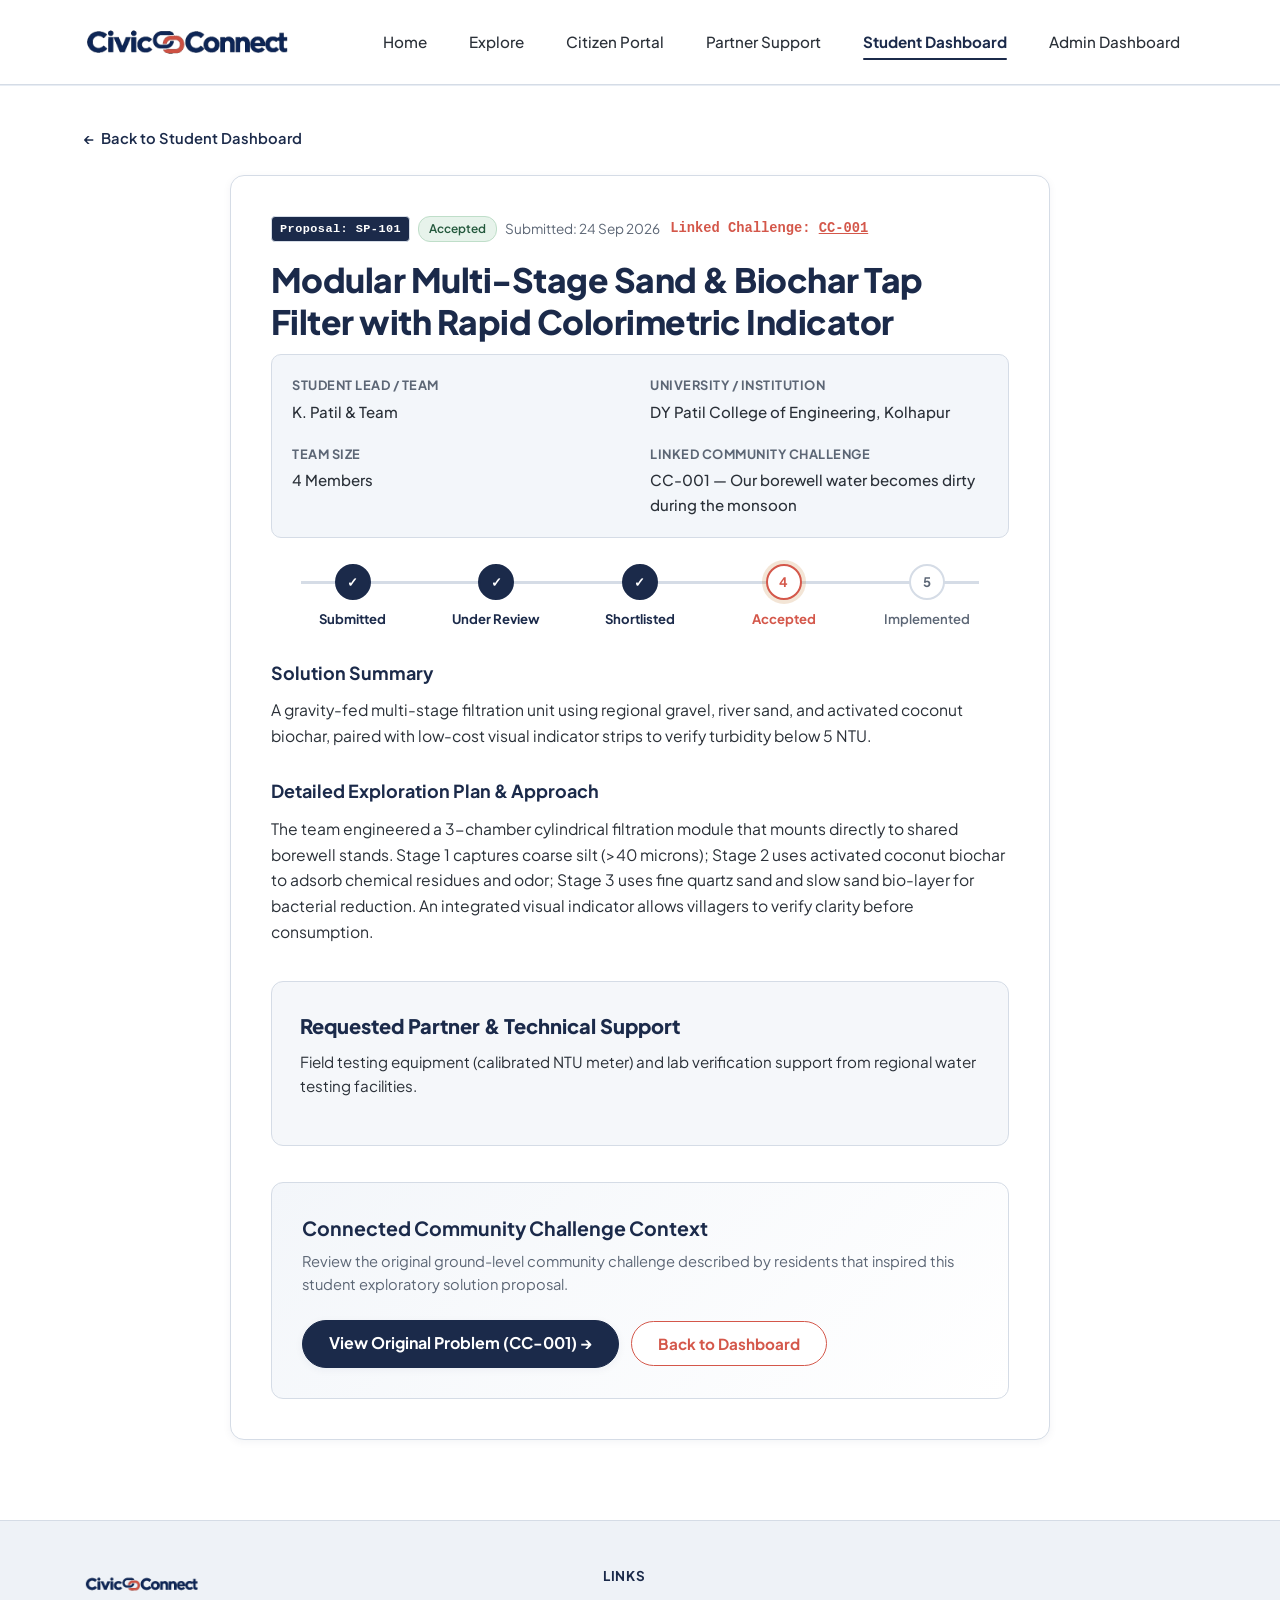
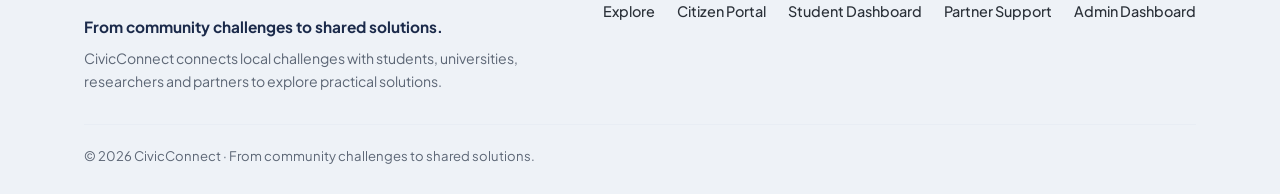
<file: solution-details.html>
<!DOCTYPE html>
<html lang="en">
<head>
  <meta charset="UTF-8">
  <meta name="viewport" content="width=device-width, initial-scale=1.0">
  <title>Solution Proposal Details — CivicConnect</title>
  <meta name="description" content="Review student project proposal details, exploratory technical approaches, and review progress.">
  <link rel="stylesheet" href="css/styles.css">
</head>
<body>

  <!-- ========================================================================
       SHARED SITE HEADER
       ======================================================================== -->
  <header class="site-header">
    <div class="container site-header__inner">
      <a href="index.html" class="site-header__brand" aria-label="CivicConnect Home">
        <img src="assets/images/logo.png" alt="CivicConnect Logo" class="brand-logo">
      </a>

      <button class="mobile-nav-toggle" id="mobileNavToggle" aria-label="Toggle navigation menu" aria-expanded="false" aria-controls="siteNav">
        <span class="mobile-nav-toggle__icon"></span>
      </button>

      <nav class="site-nav" id="siteNav" aria-label="Main Navigation">
        <ul class="nav-links">
          <li><a href="index.html" class="nav-link">Home</a></li>
          <li><a href="explore.html" class="nav-link">Explore</a></li>
          <li><a href="citizen-portal.html" class="nav-link">Citizen Portal</a></li>
          <li><a href="partner-support.html" class="nav-link">Partner Support</a></li>
          <li><a href="student-dashboard.html" class="nav-link active" aria-current="page">Student Dashboard</a></li>
          <li><a href="admin-dashboard.html" class="nav-link">Admin Dashboard</a></li>
        </ul>
      </nav>
    </div>
  </header>

  <!-- ========================================================================
       PROPOSAL DETAILS MAIN CONTENT
       ======================================================================== -->
  <main class="details-section">
    <div class="container">

      <!-- Back Link -->
      <a href="student-dashboard.html" class="details-back-link">
        <span aria-hidden="true">&larr;</span> Back to Student Dashboard
      </a>

      <!-- 1. Content Panel (Shown when proposal found) -->
      <article id="proposalContent" class="details-panel" style="display: none;" aria-labelledby="proposalTitle">

        <div class="details-panel__top">
          <div style="display: flex; align-items: center; gap: 8px; flex-wrap: wrap;">
            <span id="proposalIdTag" class="tag-id" style="background-color: var(--color-brand-primary); color: #fff;">Proposal ID: SP-101</span>
            <span id="proposalStatusTag" class="tag-status">Under Review</span>
            <span id="proposalDateTag" style="font-size: 0.85rem; color: var(--color-text-muted);">&#128197; 24 Sep 2026</span>
          </div>
          <span style="font-size: 0.86rem; font-family: var(--font-mono); color: var(--color-brand-accent); font-weight: 600;">
            Linked Challenge: <a id="linkedProblemTopLink" href="#" style="color: inherit; text-decoration: underline;">CC-001</a>
          </span>
        </div>

        <h1 id="proposalTitle" class="details-panel__title">Proposal Title</h1>

        <!-- Metadata Grid -->
        <div class="details-meta-grid" style="margin-bottom: 24px;">
          <div>
            <div class="meta-item-label">Student Lead / Team</div>
            <div id="proposalLead" class="meta-item-value"></div>
          </div>
          <div>
            <div class="meta-item-label">University / Institution</div>
            <div id="proposalUniversity" class="meta-item-value"></div>
          </div>
          <div>
            <div class="meta-item-label">Team Size</div>
            <div id="proposalTeamSize" class="meta-item-value"></div>
          </div>
          <div>
            <div class="meta-item-label">Linked Community Challenge</div>
            <div id="proposalLinkedProblemName" class="meta-item-value"></div>
          </div>
        </div>

        <!-- Proposal Status Progression Timeline -->
        <div class="status-timeline" id="proposalTimeline" aria-label="Proposal review progression timeline">
          <!-- Dynamically populated via script -->
        </div>

        <!-- Section 1: Solution Summary -->
        <div class="details-block">
          <h2 class="details-block__title">Solution Summary</h2>
          <p id="proposalSummaryDesc" class="details-block__text"></p>
        </div>

        <!-- Section 2: Detailed Technical Plan & Approach -->
        <div class="details-block">
          <h2 class="details-block__title">Detailed Exploration Plan &amp; Approach</h2>
          <p id="proposalDetailedPlan" class="details-block__text"></p>
        </div>

        <!-- Section 3: Requested Support -->
        <section class="exploration-box" aria-labelledby="supportNeededTitle">
          <h2 id="supportNeededTitle" class="exploration-box__title">Requested Partner &amp; Technical Support</h2>
          <p id="proposalRequestedSupport" class="exploration-box__sub" style="font-size: 0.95rem; color: var(--color-text-main); line-height: 1.6;"></p>
        </section>

        <!-- Actions Section -->
        <section class="details-action-card" aria-label="Proposal actions">
          <div class="details-action-card__content">
            <h3 class="details-action-card__title">Connected Community Challenge Context</h3>
            <p class="details-action-card__desc">
              Review the original ground-level community challenge described by residents that inspired this student exploratory solution proposal.
            </p>
          </div>
          <div class="details-action-card__actions">
            <a href="#" id="viewLinkedProblemBtn" class="btn btn-action">
              View Original Problem &rarr;
            </a>
            <a href="student-dashboard.html" class="btn btn-secondary">
              Back to Dashboard
            </a>
          </div>
        </section>

      </article>

      <!-- 2. Not Found Container -->
      <div id="proposalNotFound" class="empty-state" style="display: none;" role="status">
        <span class="empty-state__icon" aria-hidden="true">&#128269;</span>
        <h1 class="empty-state__title">Student Proposal Not Found</h1>
        <p class="empty-state__text">
          We could not find the student proposal record you requested. Please verify the Proposal ID.
        </p>
        <a href="student-dashboard.html" class="btn btn-action">
          Back to Student Dashboard
        </a>
      </div>

    </div>
  </main>

  <!-- ========================================================================
       SHARED SITE FOOTER
       ======================================================================== -->
  <footer class="site-footer site-footer__clean">
    <div class="container">
      <div class="site-footer__top-row">
        <div class="site-footer__brand-block">
          <img src="assets/images/logo.png" alt="CivicConnect" class="footer-logo">
          <p class="site-footer__tagline">From community challenges to shared solutions.</p>
          <p class="site-footer__summary">
            CivicConnect connects local challenges with students, universities, researchers and partners to explore practical solutions.
          </p>
        </div>
        <div class="site-footer__nav-block">
          <h3 class="site-footer__nav-heading">Links</h3>
          <ul class="site-footer__links">
            <li><a href="explore.html">Explore</a></li>
            <li><a href="citizen-portal.html">Citizen Portal</a></li>
            <li><a href="student-dashboard.html">Student Dashboard</a></li>
            <li><a href="partner-support.html">Partner Support</a></li>
            <li><a href="admin-dashboard.html">Admin Dashboard</a></li>
          </ul>
        </div>
      </div>
      <div class="site-footer__bottom-line">
        <div>&copy; 2026 CivicConnect &middot; From community challenges to shared solutions.</div>
      </div>
    </div>
  </footer>

  <script src="js/data.js"></script>
  <script src="js/main.js"></script>
  <script>
    document.addEventListener('DOMContentLoaded', () => {
      const urlParams = new URLSearchParams(window.location.search);
      const propId = urlParams.get('id') || 'SP-101';

      const proposal = (typeof findProposalById === 'function') 
        ? findProposalById(propId)
        : (SAMPLE_STUDENT_PROPOSALS || []).find(p => p.id === propId);

      const contentBox = document.getElementById('proposalContent');
      const notFoundBox = document.getElementById('proposalNotFound');

      if (!proposal) {
        if (contentBox) contentBox.style.display = 'none';
        if (notFoundBox) notFoundBox.style.display = 'block';
        return;
      }

      if (contentBox) contentBox.style.display = 'block';
      if (notFoundBox) notFoundBox.style.display = 'none';

      document.title = `${proposal.id}: ${proposal.solutionTitle} — CivicConnect`;

      document.getElementById('proposalIdTag').textContent = `Proposal: ${proposal.id}`;
      document.getElementById('proposalTitle').textContent = proposal.solutionTitle;
      document.getElementById('proposalLead').textContent = proposal.student;
      document.getElementById('proposalUniversity').textContent = proposal.university;
      document.getElementById('proposalTeamSize').textContent = `${proposal.teamSize || 4} Members`;
      document.getElementById('proposalDateTag').textContent = `Submitted: ${proposal.date}`;
      document.getElementById('proposalLinkedProblemName').textContent = `${proposal.problemId} — ${proposal.problemTitle}`;

      const topLink = document.getElementById('linkedProblemTopLink');
      if (topLink) {
        topLink.textContent = proposal.problemId;
        topLink.href = `details.html?id=${encodeURIComponent(proposal.problemId)}`;
      }

      const viewProbBtn = document.getElementById('viewLinkedProblemBtn');
      if (viewProbBtn) {
        viewProbBtn.href = `details.html?id=${encodeURIComponent(proposal.problemId)}`;
        viewProbBtn.textContent = `View Original Problem (${proposal.problemId}) \u2192`;
      }

      const statusTag = document.getElementById('proposalStatusTag');
      if (statusTag) {
        statusTag.textContent = proposal.status;
        let badgeClass = 'tag-status--review';
        const s = proposal.status.toLowerCase();
        if (s.includes('shortlist')) badgeClass = 'tag-status--shortlisted';
        else if (s.includes('accept') || s.includes('implement')) badgeClass = 'tag-status--accepted';
        statusTag.className = `tag-status ${badgeClass}`;
      }

      document.getElementById('proposalSummaryDesc').textContent = proposal.description;
      document.getElementById('proposalDetailedPlan').textContent = proposal.detailedPlan || proposal.description;
      document.getElementById('proposalRequestedSupport').textContent = proposal.requestedSupport || "General academic and technical mentorship.";

      // Status Progression Timeline
      const timelineEl = document.getElementById('proposalTimeline');
      if (timelineEl) {
        const steps = ["Submitted", "Under Review", "Shortlisted", "Accepted", "Implemented"];
        const activeIdx = (typeof proposal.stepIndex === 'number') ? proposal.stepIndex : 1;

        timelineEl.innerHTML = '';
        steps.forEach((stepName, idx) => {
          const stepDiv = document.createElement('div');
          let stateClass = '';
          if (idx < activeIdx) stateClass = 'timeline-step--completed';
          else if (idx === activeIdx) stateClass = 'timeline-step--current';

          stepDiv.className = `timeline-step ${stateClass}`;
          stepDiv.innerHTML = `
            <div class="timeline-step__dot">${idx < activeIdx ? '&#10003;' : (idx + 1)}</div>
            <div class="timeline-step__label">${stepName}</div>
          `;
          timelineEl.appendChild(stepDiv);
        });
      }
    });
  </script>
</body>
</html>
</file>
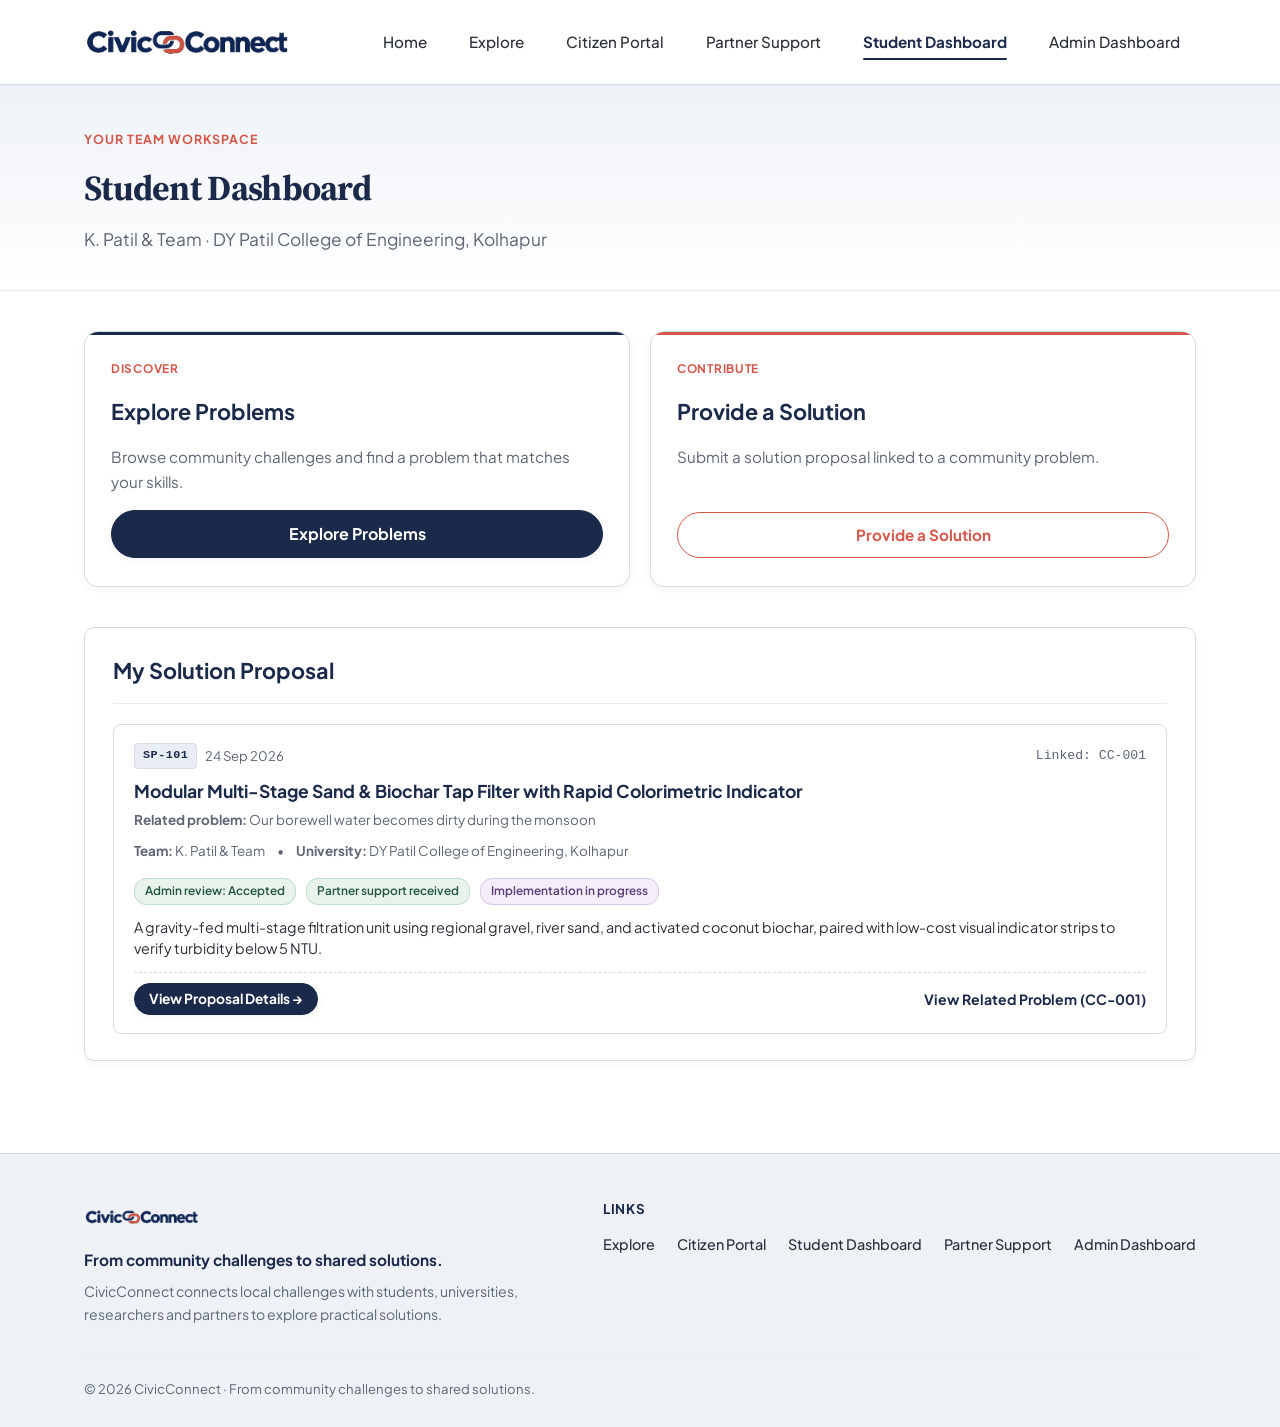
<file: student-dashboard.html>
<!DOCTYPE html>
<html lang="en">
<head>
  <meta charset="UTF-8">
  <meta name="viewport" content="width=device-width, initial-scale=1.0">
  <title>Student Dashboard — CivicConnect</title>
  <meta name="description" content="Your student team workspace for exploring challenges and tracking your solution proposal.">
  <link rel="stylesheet" href="css/styles.css">
</head>
<body>

  <header class="site-header">
    <div class="container site-header__inner">
      <a href="index.html" class="site-header__brand" aria-label="CivicConnect Home">
        <img src="assets/images/logo.png" alt="CivicConnect" class="brand-logo">
      </a>

      <button class="mobile-nav-toggle" id="mobileNavToggle" aria-label="Toggle navigation menu" aria-expanded="false" aria-controls="siteNav">
        <span class="mobile-nav-toggle__icon"></span>
      </button>

      <nav class="site-nav" id="siteNav" aria-label="Main Navigation">
        <ul class="nav-links">
          <li><a href="index.html" class="nav-link">Home</a></li>
          <li><a href="explore.html" class="nav-link">Explore</a></li>
          <li><a href="citizen-portal.html" class="nav-link">Citizen Portal</a></li>
          <li><a href="partner-support.html" class="nav-link">Partner Support</a></li>
          <li><a href="student-dashboard.html" class="nav-link active" aria-current="page">Student Dashboard</a></li>
          <li><a href="admin-dashboard.html" class="nav-link">Admin Dashboard</a></li>
        </ul>
      </nav>
    </div>
  </header>

  <header class="page-intro">
    <div class="container">
      <span class="section-tag">Your Team Workspace</span>
      <h1 class="page-intro__title">Student Dashboard</h1>
      <p class="page-intro__desc" id="studentTeamIntro">
        Explore community problems and track the solution proposal submitted by your team.
      </p>
    </div>
  </header>

  <main style="padding: 40px 0 60px 0;">
    <div class="container">

      <div class="action-pathway-grid">
        <article class="action-pathway-card">
          <span class="action-pathway-card__eyebrow">Discover</span>
          <h2 class="action-pathway-card__title">Explore Problems</h2>
          <p class="action-pathway-card__desc">
            Browse community challenges and find a problem that matches your skills.
          </p>
          <a href="explore.html" class="btn btn-action">Explore Problems</a>
        </article>

        <article class="action-pathway-card action-pathway-card--accent">
          <span class="action-pathway-card__eyebrow">Contribute</span>
          <h2 class="action-pathway-card__title">Provide a Solution</h2>
          <p class="action-pathway-card__desc">
            Submit a solution proposal linked to a community problem.
          </p>
          <a href="student-request.html" class="btn btn-secondary">Provide a Solution</a>
        </article>
      </div>

      <section class="dashboard-section" aria-labelledby="myProposalTitle">
        <div class="dashboard-section__header">
          <div class="dashboard-section__title-group">
            <h2 id="myProposalTitle" class="dashboard-section__title">My Solution Proposal</h2>
          </div>
        </div>

        <div id="studentProposalContainer" class="proposals-list" aria-label="Your solution proposal">
        </div>
      </section>

    </div>
  </main>

  <footer class="site-footer site-footer__clean">
    <div class="container">
      <div class="site-footer__top-row">
        <div class="site-footer__brand-block">
          <img src="assets/images/logo.png" alt="CivicConnect" class="footer-logo">
          <p class="site-footer__tagline">From community challenges to shared solutions.</p>
          <p class="site-footer__summary">
            CivicConnect connects local challenges with students, universities, researchers and partners to explore practical solutions.
          </p>
        </div>
        <div class="site-footer__nav-block">
          <h3 class="site-footer__nav-heading">Links</h3>
          <ul class="site-footer__links">
            <li><a href="explore.html">Explore</a></li>
            <li><a href="citizen-portal.html">Citizen Portal</a></li>
            <li><a href="student-dashboard.html">Student Dashboard</a></li>
            <li><a href="partner-support.html">Partner Support</a></li>
            <li><a href="admin-dashboard.html">Admin Dashboard</a></li>
          </ul>
        </div>
      </div>
      <div class="site-footer__bottom-line">
        <div>&copy; 2026 CivicConnect &middot; From community challenges to shared solutions.</div>
      </div>
    </div>
  </footer>

  <script src="js/data.js"></script>
  <script src="js/student-dashboard.js"></script>
  <script src="js/main.js"></script>
</body>
</html>
</file>
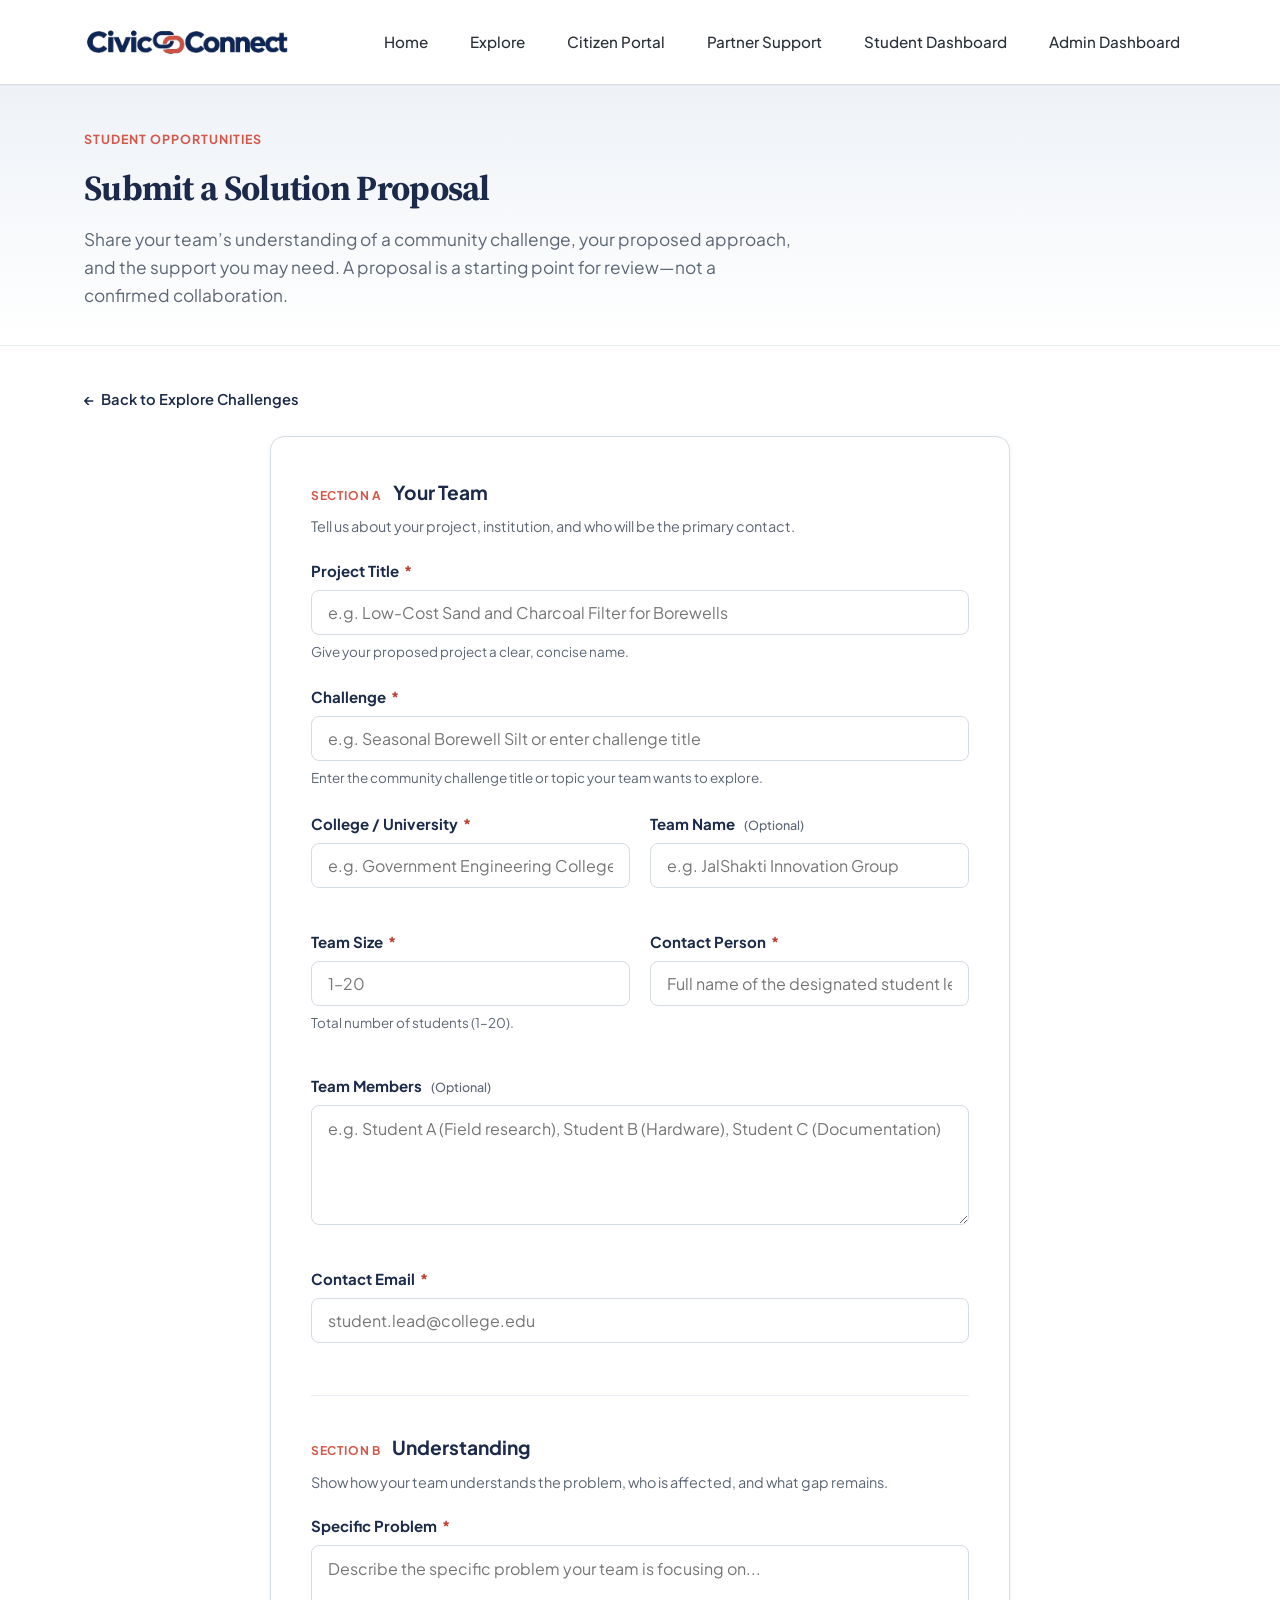
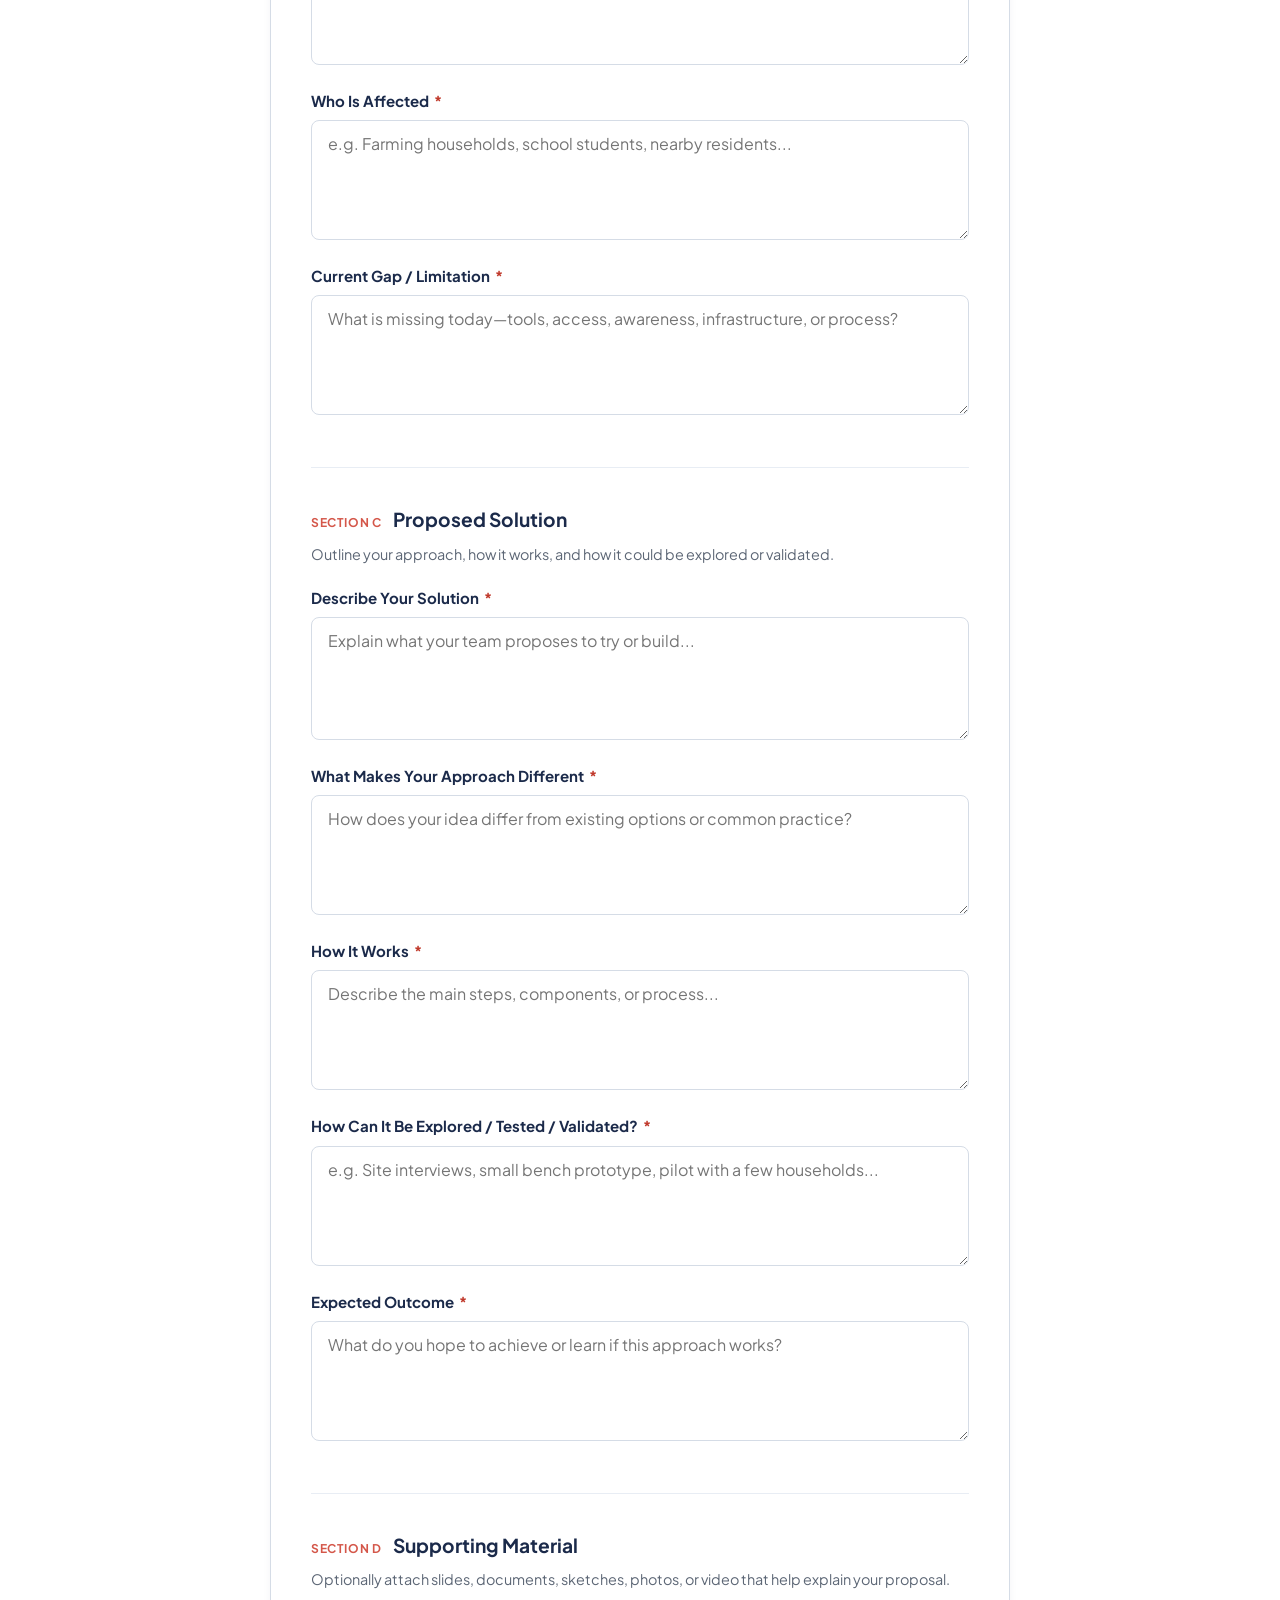
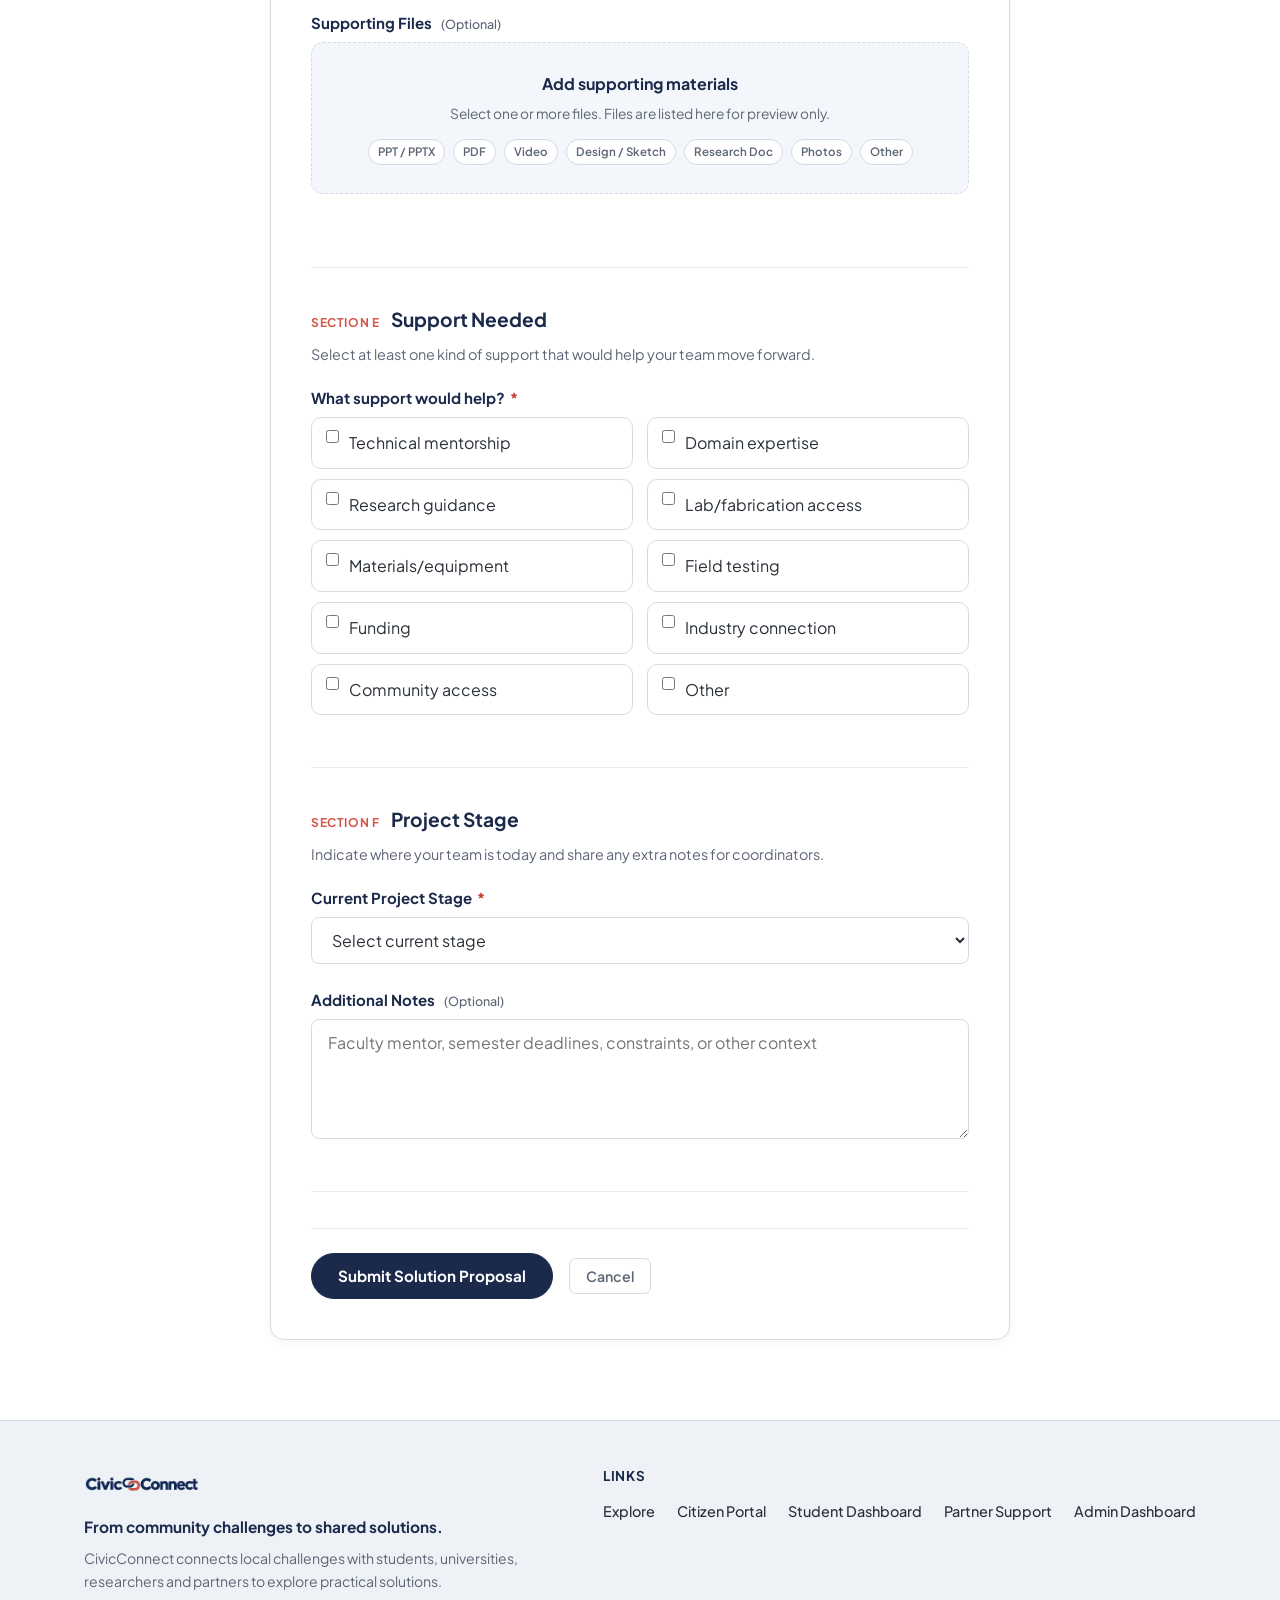
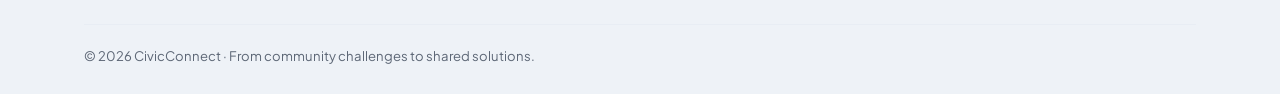
<file: student-request.html>
<!DOCTYPE html>
<html lang="en">
<head>
  <meta charset="UTF-8">
  <meta name="viewport" content="width=device-width, initial-scale=1.0">
  <title>Student Solution Proposal — CivicConnect</title>
  <meta name="description" content="Submit a student solution proposal for a community challenge as an academic project or research inquiry.">
  <link rel="stylesheet" href="css/styles.css">
</head>
<body>

  <header class="site-header">
    <div class="container site-header__inner">
      <a href="index.html" class="site-header__brand" aria-label="CivicConnect Home">
        <img src="assets/images/logo.png" alt="CivicConnect Logo" class="brand-logo">
      </a>

      <button class="mobile-nav-toggle" id="mobileNavToggle" aria-label="Toggle navigation menu" aria-expanded="false" aria-controls="siteNav">
        <span class="mobile-nav-toggle__icon"></span>
      </button>

      <nav class="site-nav" id="siteNav" aria-label="Main Navigation">
        <ul class="nav-links">
          <li><a href="index.html" class="nav-link">Home</a></li>
          <li><a href="explore.html" class="nav-link">Explore</a></li>
          <li><a href="citizen-portal.html" class="nav-link">Citizen Portal</a></li>
          <li><a href="partner-support.html" class="nav-link">Partner Support</a></li>
          <li><a href="student-dashboard.html" class="nav-link">Student Dashboard</a></li>
          <li><a href="admin-dashboard.html" class="nav-link">Admin Dashboard</a></li>
        </ul>
      </nav>
    </div>
  </header>

  <header class="page-intro">
    <div class="container">
      <span class="section-tag">Student Opportunities</span>
      <h1 class="page-intro__title">Submit a Solution Proposal</h1>
      <p class="page-intro__desc">
        Share your team’s understanding of a community challenge, your proposed approach, and the support you may need. A proposal is a starting point for review—not a confirmed collaboration.
      </p>
    </div>
  </header>

  <main class="report-section">
    <div class="container">

      <a href="explore.html" id="backLink" class="details-back-link">
        <span aria-hidden="true">&larr;</span> Back to Explore Challenges
      </a>

      <div class="report-panel">

        <div id="requestConfirmation" class="report-confirmation" role="alert" style="display: none;">
          <h2 class="report-confirmation__title">
            <span aria-hidden="true">&#10003;</span> Proposal Submitted
          </h2>
          <p class="report-confirmation__text">
            Thank you for submitting your solution proposal. Coordinators can review your team’s approach and connect you with relevant mentors or partners as next steps take shape.
          </p>
          <div class="report-confirmation__actions">
            <button type="button" id="resetRequestFormBtn" class="btn btn-primary">
              Submit Another Proposal
            </button>
            <a href="explore.html" class="btn btn-secondary">
              Back to Explore Challenges
            </a>
          </div>
        </div>

        <form id="studentRequestForm" novalidate aria-label="Student Solution Proposal Form">

          <!-- Section A — Your Team -->
          <div class="form-section-block">
            <div class="form-section-heading">
              <span class="form-section-heading__label">Section A</span>
              <h2 class="form-section-heading__title">Your Team</h2>
            </div>
            <p class="form-section-intro">Tell us about your project, institution, and who will be the primary contact.</p>

            <div id="challengeContextBox" class="challenge-context-box" style="display: none;">
              <div class="challenge-context-box__tag">Selected Challenge Context</div>
              <div id="contextProblemTitle" class="challenge-context-box__title"></div>
              <div id="contextProblemLocation" class="challenge-context-box__location"></div>
            </div>

            <div class="form-group">
              <label for="projectTitle" class="form-label">
                Project Title <span class="required-mark" aria-hidden="true">*</span>
              </label>
              <input
                type="text"
                id="projectTitle"
                class="form-input"
                placeholder="e.g. Low-Cost Sand and Charcoal Filter for Borewells"
                required
                aria-describedby="projectTitleHelp projectTitleError">
              <span id="projectTitleHelp" class="form-helper">Give your proposed project a clear, concise name.</span>
              <span id="projectTitleError" class="field-error" aria-live="polite"></span>
            </div>

            <div class="form-group" id="challengeTopicGroup">
              <label for="challengeTopic" class="form-label">
                Challenge <span class="required-mark" aria-hidden="true">*</span>
              </label>
              <input
                type="text"
                id="challengeTopic"
                class="form-input"
                placeholder="e.g. Seasonal Borewell Silt or enter challenge title"
                required
                aria-describedby="challengeTopicHelp challengeTopicError"
                list="challengeTopicSuggestions">
              <datalist id="challengeTopicSuggestions">
                <option value="Water"></option>
                <option value="Agriculture"></option>
                <option value="Education"></option>
                <option value="Healthcare"></option>
                <option value="Sanitation"></option>
                <option value="Environment"></option>
                <option value="Rural Livelihoods"></option>
                <option value="Accessibility"></option>
                <option value="Infrastructure"></option>
                <option value="Public Services"></option>
              </datalist>
              <span id="challengeTopicHelp" class="form-helper">Enter the community challenge title or topic your team wants to explore.</span>
              <span id="challengeTopicError" class="field-error" aria-live="polite"></span>
            </div>

            <div class="form-grid-2">
              <div class="form-group">
                <label for="institution" class="form-label">
                  College / University <span class="required-mark" aria-hidden="true">*</span>
                </label>
                <input
                  type="text"
                  id="institution"
                  class="form-input"
                  placeholder="e.g. Government Engineering College, Pune"
                  required
                  aria-describedby="institutionError">
                <span id="institutionError" class="field-error" aria-live="polite"></span>
              </div>

              <div class="form-group">
                <label for="teamName" class="form-label">
                  Team Name <span class="optional-label">(Optional)</span>
                </label>
                <input
                  type="text"
                  id="teamName"
                  class="form-input"
                  placeholder="e.g. JalShakti Innovation Group">
              </div>

              <div class="form-group">
                <label for="teamSize" class="form-label">
                  Team Size <span class="required-mark" aria-hidden="true">*</span>
                </label>
                <input
                  type="number"
                  id="teamSize"
                  class="form-input"
                  min="1"
                  max="20"
                  placeholder="1–20"
                  required
                  aria-describedby="teamSizeHelp teamSizeError">
                <span id="teamSizeHelp" class="form-helper">Total number of students (1–20).</span>
                <span id="teamSizeError" class="field-error" aria-live="polite"></span>
              </div>

              <div class="form-group">
                <label for="contactPerson" class="form-label">
                  Contact Person <span class="required-mark" aria-hidden="true">*</span>
                </label>
                <input
                  type="text"
                  id="contactPerson"
                  class="form-input"
                  placeholder="Full name of the designated student lead"
                  required
                  aria-describedby="contactPersonError">
                <span id="contactPersonError" class="field-error" aria-live="polite"></span>
              </div>

              <div class="form-group form-group--full">
                <label for="teamMembers" class="form-label">
                  Team Members <span class="optional-label">(Optional)</span>
                </label>
                <textarea
                  id="teamMembers"
                  class="form-textarea"
                  rows="3"
                  placeholder="e.g. Student A (Field research), Student B (Hardware), Student C (Documentation)"></textarea>
              </div>

              <div class="form-group form-group--full">
                <label for="contactEmail" class="form-label">
                  Contact Email <span class="required-mark" aria-hidden="true">*</span>
                </label>
                <input
                  type="email"
                  id="contactEmail"
                  class="form-input"
                  placeholder="student.lead@college.edu"
                  required
                  aria-describedby="contactEmailError">
                <span id="contactEmailError" class="field-error" aria-live="polite"></span>
              </div>
            </div>
          </div>

          <!-- Section B — Understanding -->
          <div class="form-section-block">
            <div class="form-section-heading">
              <span class="form-section-heading__label">Section B</span>
              <h2 class="form-section-heading__title">Understanding</h2>
            </div>
            <p class="form-section-intro">Show how your team understands the problem, who is affected, and what gap remains.</p>

            <div class="form-group">
              <label for="specificProblem" class="form-label">
                Specific Problem <span class="required-mark" aria-hidden="true">*</span>
              </label>
              <textarea
                id="specificProblem"
                class="form-textarea"
                rows="3"
                placeholder="Describe the specific problem your team is focusing on..."
                required
                aria-describedby="specificProblemError"></textarea>
              <span id="specificProblemError" class="field-error" aria-live="polite"></span>
            </div>

            <div class="form-group">
              <label for="whoAffected" class="form-label">
                Who Is Affected <span class="required-mark" aria-hidden="true">*</span>
              </label>
              <textarea
                id="whoAffected"
                class="form-textarea"
                rows="2"
                placeholder="e.g. Farming households, school students, nearby residents..."
                required
                aria-describedby="whoAffectedError"></textarea>
              <span id="whoAffectedError" class="field-error" aria-live="polite"></span>
            </div>

            <div class="form-group">
              <label for="currentGap" class="form-label">
                Current Gap / Limitation <span class="required-mark" aria-hidden="true">*</span>
              </label>
              <textarea
                id="currentGap"
                class="form-textarea"
                rows="3"
                placeholder="What is missing today—tools, access, awareness, infrastructure, or process?"
                required
                aria-describedby="currentGapError"></textarea>
              <span id="currentGapError" class="field-error" aria-live="polite"></span>
            </div>
          </div>

          <!-- Section C — Proposed Solution -->
          <div class="form-section-block">
            <div class="form-section-heading">
              <span class="form-section-heading__label">Section C</span>
              <h2 class="form-section-heading__title">Proposed Solution</h2>
            </div>
            <p class="form-section-intro">Outline your approach, how it works, and how it could be explored or validated.</p>

            <div class="form-group">
              <label for="proposedSolution" class="form-label">
                Describe Your Solution <span class="required-mark" aria-hidden="true">*</span>
              </label>
              <textarea
                id="proposedSolution"
                class="form-textarea"
                rows="4"
                placeholder="Explain what your team proposes to try or build..."
                required
                aria-describedby="proposedSolutionError"></textarea>
              <span id="proposedSolutionError" class="field-error" aria-live="polite"></span>
            </div>

            <div class="form-group">
              <label for="approachDifference" class="form-label">
                What Makes Your Approach Different <span class="required-mark" aria-hidden="true">*</span>
              </label>
              <textarea
                id="approachDifference"
                class="form-textarea"
                rows="3"
                placeholder="How does your idea differ from existing options or common practice?"
                required
                aria-describedby="approachDifferenceError"></textarea>
              <span id="approachDifferenceError" class="field-error" aria-live="polite"></span>
            </div>

            <div class="form-group">
              <label for="howItWorks" class="form-label">
                How It Works <span class="required-mark" aria-hidden="true">*</span>
              </label>
              <textarea
                id="howItWorks"
                class="form-textarea"
                rows="3"
                placeholder="Describe the main steps, components, or process..."
                required
                aria-describedby="howItWorksError"></textarea>
              <span id="howItWorksError" class="field-error" aria-live="polite"></span>
            </div>

            <div class="form-group">
              <label for="validationPlan" class="form-label">
                How Can It Be Explored / Tested / Validated? <span class="required-mark" aria-hidden="true">*</span>
              </label>
              <textarea
                id="validationPlan"
                class="form-textarea"
                rows="3"
                placeholder="e.g. Site interviews, small bench prototype, pilot with a few households..."
                required
                aria-describedby="validationPlanError"></textarea>
              <span id="validationPlanError" class="field-error" aria-live="polite"></span>
            </div>

            <div class="form-group">
              <label for="expectedOutcome" class="form-label">
                Expected Outcome <span class="required-mark" aria-hidden="true">*</span>
              </label>
              <textarea
                id="expectedOutcome"
                class="form-textarea"
                rows="3"
                placeholder="What do you hope to achieve or learn if this approach works?"
                required
                aria-describedby="expectedOutcomeError"></textarea>
              <span id="expectedOutcomeError" class="field-error" aria-live="polite"></span>
            </div>
          </div>

          <!-- Section D — Supporting Material -->
          <div class="form-section-block">
            <div class="form-section-heading">
              <span class="form-section-heading__label">Section D</span>
              <h2 class="form-section-heading__title">Supporting Material</h2>
            </div>
            <p class="form-section-intro">Optionally attach slides, documents, sketches, photos, or video that help explain your proposal.</p>

            <div class="form-group">
              <label for="supportingMaterialsInput" class="form-label">
                Supporting Files <span class="optional-label">(Optional)</span>
              </label>
              <label class="file-upload-zone" for="supportingMaterialsInput">
                <div class="file-upload-zone__title">Add supporting materials</div>
                <div class="file-upload-zone__hint">Select one or more files. Files are listed here for preview only.</div>
                <div class="file-upload-zone__types">
                  <span class="file-type-chip">PPT / PPTX</span>
                  <span class="file-type-chip">PDF</span>
                  <span class="file-type-chip">Video</span>
                  <span class="file-type-chip">Design / Sketch</span>
                  <span class="file-type-chip">Research Doc</span>
                  <span class="file-type-chip">Photos</span>
                  <span class="file-type-chip">Other</span>
                </div>
              </label>
              <input
                type="file"
                id="supportingMaterialsInput"
                multiple
                accept=".ppt,.pptx,.pdf,image/*,video/*,.doc,.docx,.txt"
                style="position: absolute; width: 1px; height: 1px; padding: 0; margin: -1px; overflow: hidden; clip: rect(0,0,0,0); border: 0;">
              <ul id="materialsFileList" class="file-list" aria-live="polite"></ul>
            </div>
          </div>

          <!-- Section E — Support Needed -->
          <div class="form-section-block">
            <div class="form-section-heading">
              <span class="form-section-heading__label">Section E</span>
              <h2 class="form-section-heading__title">Support Needed</h2>
            </div>
            <p class="form-section-intro">Select at least one kind of support that would help your team move forward.</p>

            <div class="form-group">
              <span class="form-label">
                What support would help? <span class="required-mark" aria-hidden="true">*</span>
              </span>
              <div class="checkbox-grid" id="supportNeededGrid">
                <label class="checkbox-pill">
                  <input type="checkbox" name="supportNeeded" value="Technical mentorship">
                  <span>Technical mentorship</span>
                </label>
                <label class="checkbox-pill">
                  <input type="checkbox" name="supportNeeded" value="Domain expertise">
                  <span>Domain expertise</span>
                </label>
                <label class="checkbox-pill">
                  <input type="checkbox" name="supportNeeded" value="Research guidance">
                  <span>Research guidance</span>
                </label>
                <label class="checkbox-pill">
                  <input type="checkbox" name="supportNeeded" value="Lab/fabrication access">
                  <span>Lab/fabrication access</span>
                </label>
                <label class="checkbox-pill">
                  <input type="checkbox" name="supportNeeded" value="Materials/equipment">
                  <span>Materials/equipment</span>
                </label>
                <label class="checkbox-pill">
                  <input type="checkbox" name="supportNeeded" value="Field testing">
                  <span>Field testing</span>
                </label>
                <label class="checkbox-pill">
                  <input type="checkbox" name="supportNeeded" value="Funding">
                  <span>Funding</span>
                </label>
                <label class="checkbox-pill">
                  <input type="checkbox" name="supportNeeded" value="Industry connection">
                  <span>Industry connection</span>
                </label>
                <label class="checkbox-pill">
                  <input type="checkbox" name="supportNeeded" value="Community access">
                  <span>Community access</span>
                </label>
                <label class="checkbox-pill">
                  <input type="checkbox" name="supportNeeded" value="Other" id="supportNeededOther">
                  <span>Other</span>
                </label>
              </div>
              <span id="supportNeededError" class="field-error" aria-live="polite"></span>

              <div id="supportOtherWrap" class="form-group" style="display: none; margin-top: 14px;">
                <label for="supportOtherText" class="form-label">Please describe other support needed</label>
                <input type="text" id="supportOtherText" class="form-input" placeholder="Describe the additional support you need">
              </div>
            </div>
          </div>

          <!-- Section F — Project Stage -->
          <div class="form-section-block">
            <div class="form-section-heading">
              <span class="form-section-heading__label">Section F</span>
              <h2 class="form-section-heading__title">Project Stage</h2>
            </div>
            <p class="form-section-intro">Indicate where your team is today and share any extra notes for coordinators.</p>

            <div class="form-group">
              <label for="projectStage" class="form-label">
                Current Project Stage <span class="required-mark" aria-hidden="true">*</span>
              </label>
              <select id="projectStage" class="form-select" required aria-describedby="projectStageError">
                <option value="">Select current stage</option>
                <option value="Just an idea">Just an idea</option>
                <option value="Exploring the challenge">Exploring the challenge</option>
                <option value="Developing initial approach">Developing initial approach</option>
                <option value="Developing/prototyping">Developing/prototyping</option>
                <option value="Research/prototype underway">Research/prototype underway</option>
                <option value="Other/not sure">Other/not sure</option>
              </select>
              <span id="projectStageError" class="field-error" aria-live="polite"></span>
            </div>

            <div class="form-group">
              <label for="additionalNotes" class="form-label">
                Additional Notes <span class="optional-label">(Optional)</span>
              </label>
              <textarea
                id="additionalNotes"
                class="form-textarea"
                rows="2"
                placeholder="Faculty mentor, semester deadlines, constraints, or other context"></textarea>
            </div>
          </div>

          <div class="form-actions">
            <button type="submit" class="btn btn-primary">
              Submit Solution Proposal
            </button>
            <a href="explore.html" id="cancelRequestBtn" class="btn btn-outline-subtle">
              Cancel
            </a>
          </div>

        </form>

      </div>
    </div>
  </main>

  <footer class="site-footer site-footer__clean">
    <div class="container">
      <div class="site-footer__top-row">
        <div class="site-footer__brand-block">
          <img src="assets/images/logo.png" alt="CivicConnect" class="footer-logo">
          <p class="site-footer__tagline">From community challenges to shared solutions.</p>
          <p class="site-footer__summary">
            CivicConnect connects local challenges with students, universities, researchers and partners to explore practical solutions.
          </p>
        </div>

        <div class="site-footer__nav-block">
          <h3 class="site-footer__nav-heading">Links</h3>
          <ul class="site-footer__links">
            <li><a href="explore.html">Explore</a></li>
            <li><a href="citizen-portal.html">Citizen Portal</a></li>
            <li><a href="student-dashboard.html">Student Dashboard</a></li>
            <li><a href="partner-support.html">Partner Support</a></li>
            <li><a href="admin-dashboard.html">Admin Dashboard</a></li>
          </ul>
        </div>
      </div>

      <div class="site-footer__bottom-line">
        <div>&copy; 2026 CivicConnect &middot; From community challenges to shared solutions.</div>
      </div>
    </div>
  </footer>

  <script src="js/data.js"></script>
  <script src="js/student-request.js"></script>
  <script src="js/main.js"></script>
</body>
</html>
</file>
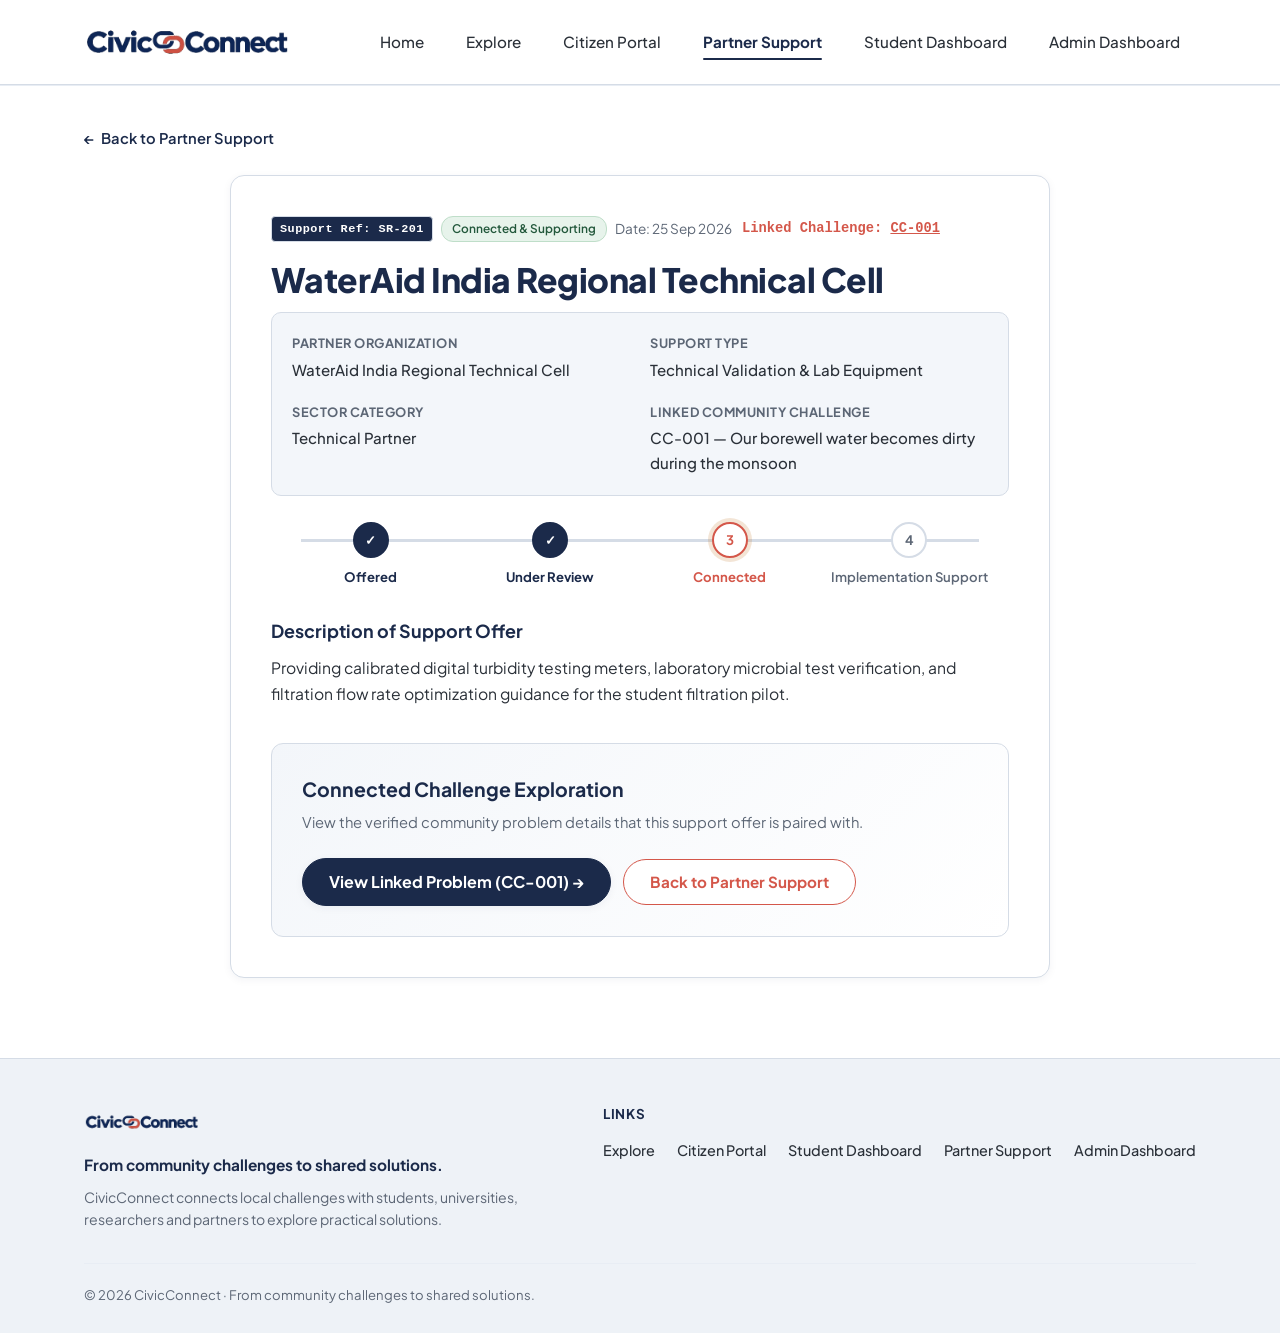
<file: support-details.html>
<!DOCTYPE html>
<html lang="en">
<head>
  <meta charset="UTF-8">
  <meta name="viewport" content="width=device-width, initial-scale=1.0">
  <title>Partner Contribution Details — CivicConnect</title>
  <meta name="description" content="Review supportive partner contribution offers, resources provided, and connection to community problems.">
  <link rel="stylesheet" href="css/styles.css">
</head>
<body>

  <!-- ========================================================================
       SHARED SITE HEADER
       ======================================================================== -->
  <header class="site-header">
    <div class="container site-header__inner">
      <a href="index.html" class="site-header__brand" aria-label="CivicConnect Home">
        <img src="assets/images/logo.png" alt="CivicConnect Logo" class="brand-logo">
      </a>

      <button class="mobile-nav-toggle" id="mobileNavToggle" aria-label="Toggle navigation menu" aria-expanded="false" aria-controls="siteNav">
        <span class="mobile-nav-toggle__icon"></span>
      </button>

      <nav class="site-nav" id="siteNav" aria-label="Main Navigation">
        <ul class="nav-links">
          <li><a href="index.html" class="nav-link">Home</a></li>
          <li><a href="explore.html" class="nav-link">Explore</a></li>
          <li><a href="citizen-portal.html" class="nav-link">Citizen Portal</a></li>
          <li><a href="partner-support.html" class="nav-link active" aria-current="page">Partner Support</a></li>
          <li><a href="student-dashboard.html" class="nav-link">Student Dashboard</a></li>
          <li><a href="admin-dashboard.html" class="nav-link">Admin Dashboard</a></li>
        </ul>
      </nav>
    </div>
  </header>

  <!-- ========================================================================
       SUPPORT CONTRIBUTION DETAILS MAIN CONTENT
       ======================================================================== -->
  <main class="details-section">
    <div class="container">

      <!-- Back Link -->
      <a href="partner-support.html" class="details-back-link">
        <span aria-hidden="true">&larr;</span> Back to Partner Support
      </a>

      <!-- 1. Content Panel (Shown when contribution found) -->
      <article id="supportContent" class="details-panel" style="display: none;" aria-labelledby="supportOrgTitle">

        <div class="details-panel__top">
          <div style="display: flex; align-items: center; gap: 8px; flex-wrap: wrap;">
            <span id="supportIdTag" class="tag-id" style="background-color: var(--color-brand-primary); color: #fff;">Support ID: SR-201</span>
            <span id="supportStatusTag" class="tag-status tag-status--accepted">Connected</span>
            <span id="supportDateTag" style="font-size: 0.85rem; color: var(--color-text-muted);">&#128197; 25 Sep 2026</span>
          </div>
          <span style="font-size: 0.86rem; font-family: var(--font-mono); color: var(--color-brand-accent); font-weight: 600;">
            Linked Challenge: <a id="linkedProblemTopLink" href="#" style="color: inherit; text-decoration: underline;">CC-001</a>
          </span>
        </div>

        <h1 id="supportOrgTitle" class="details-panel__title">Partner Organization</h1>

        <!-- Metadata Grid -->
        <div class="details-meta-grid" style="margin-bottom: 24px;">
          <div>
            <div class="meta-item-label">Partner Organization</div>
            <div id="metaOrg" class="meta-item-value"></div>
          </div>
          <div>
            <div class="meta-item-label">Support Type</div>
            <div id="metaType" class="meta-item-value"></div>
          </div>
          <div>
            <div class="meta-item-label">Sector Category</div>
            <div id="metaCategory" class="meta-item-value"></div>
          </div>
          <div>
            <div class="meta-item-label">Linked Community Challenge</div>
            <div id="metaLinkedProblem" class="meta-item-value"></div>
          </div>
        </div>

        <!-- Status Timeline -->
        <div class="status-timeline" id="supportTimeline" aria-label="Support review timeline">
          <!-- Populated via script -->
        </div>

        <!-- Support Description Block -->
        <div class="details-block">
          <h2 class="details-block__title">Description of Support Offer</h2>
          <p id="supportDesc" class="details-block__text"></p>
        </div>

        <!-- Action Card -->
        <section class="details-action-card" aria-label="Contribution actions">
          <div class="details-action-card__content">
            <h3 class="details-action-card__title">Connected Challenge Exploration</h3>
            <p class="details-action-card__desc">
              View the verified community problem details that this support offer is paired with.
            </p>
          </div>
          <div class="details-action-card__actions">
            <a href="#" id="viewLinkedProblemBtn" class="btn btn-action">
              View Linked Problem &rarr;
            </a>
            <a href="partner-support.html" class="btn btn-secondary">
              Back to Partner Support
            </a>
          </div>
        </section>

      </article>

      <!-- 2. Not Found Container -->
      <div id="supportNotFound" class="empty-state" style="display: none;" role="status">
        <span class="empty-state__icon" aria-hidden="true">&#128269;</span>
        <h1 class="empty-state__title">Support Contribution Record Not Found</h1>
        <p class="empty-state__text">
          We could not find the partner support contribution record you requested. Please verify the Support ID.
        </p>
        <a href="partner-support.html" class="btn btn-action">
          Back to Partner Support
        </a>
      </div>

    </div>
  </main>

  <footer class="site-footer site-footer__clean">
    <div class="container">
      <div class="site-footer__top-row">
        <div class="site-footer__brand-block">
          <img src="assets/images/logo.png" alt="CivicConnect" class="footer-logo">
          <p class="site-footer__tagline">From community challenges to shared solutions.</p>
          <p class="site-footer__summary">
            CivicConnect connects local challenges with students, universities, researchers and partners to explore practical solutions.
          </p>
        </div>
        <div class="site-footer__nav-block">
          <h3 class="site-footer__nav-heading">Links</h3>
          <ul class="site-footer__links">
            <li><a href="explore.html">Explore</a></li>
            <li><a href="citizen-portal.html">Citizen Portal</a></li>
            <li><a href="student-dashboard.html">Student Dashboard</a></li>
            <li><a href="partner-support.html">Partner Support</a></li>
            <li><a href="admin-dashboard.html">Admin Dashboard</a></li>
          </ul>
        </div>
      </div>
      <div class="site-footer__bottom-line">
        <div>&copy; 2026 CivicConnect &middot; From community challenges to shared solutions.</div>
      </div>
    </div>
  </footer>

  <script src="js/data.js"></script>
  <script src="js/main.js"></script>
  <script>
    document.addEventListener('DOMContentLoaded', () => {
      const urlParams = new URLSearchParams(window.location.search);
      const reqId = urlParams.get('id') || 'SR-201';

      const support = (typeof findSupportById === 'function')
        ? findSupportById(reqId)
        : (SAMPLE_SUPPORT_REQUESTS || []).find(s => s.id === reqId);

      const contentBox = document.getElementById('supportContent');
      const notFoundBox = document.getElementById('supportNotFound');

      if (!support) {
        if (contentBox) contentBox.style.display = 'none';
        if (notFoundBox) notFoundBox.style.display = 'block';
        return;
      }

      if (contentBox) contentBox.style.display = 'block';
      if (notFoundBox) notFoundBox.style.display = 'none';

      document.title = `${support.id}: ${support.organization} — CivicConnect`;

      document.getElementById('supportIdTag').textContent = `Support Ref: ${support.id}`;
      document.getElementById('supportOrgTitle').textContent = support.organization;
      document.getElementById('metaOrg').textContent = support.organization;
      document.getElementById('metaType').textContent = support.supportType;
      document.getElementById('metaCategory').textContent = support.partnerCategory || 'Partner Organization';
      document.getElementById('metaLinkedProblem').textContent = `${support.problemId} — ${support.problemTitle}`;
      document.getElementById('supportDateTag').textContent = `Date: ${support.date}`;

      const topLink = document.getElementById('linkedProblemTopLink');
      if (topLink) {
        topLink.textContent = support.problemId;
        topLink.href = `details.html?id=${encodeURIComponent(support.problemId)}`;
      }

      const viewBtn = document.getElementById('viewLinkedProblemBtn');
      if (viewBtn) {
        viewBtn.href = `details.html?id=${encodeURIComponent(support.problemId)}`;
        viewBtn.textContent = `View Linked Problem (${support.problemId}) \u2192`;
      }

      const statusTag = document.getElementById('supportStatusTag');
      if (statusTag) {
        statusTag.textContent = support.status;
        let badgeClass = 'tag-status--review';
        const s = support.status.toLowerCase();
        if (s.includes('connected') || s.includes('support')) badgeClass = 'tag-status--accepted';
        else if (s.includes('offered')) badgeClass = 'tag-status--shortlisted';
        statusTag.className = `tag-status ${badgeClass}`;
      }

      document.getElementById('supportDesc').textContent = support.description;

      // Status Timeline
      const timelineEl = document.getElementById('supportTimeline');
      if (timelineEl) {
        const steps = ["Offered", "Under Review", "Connected", "Implementation Support"];
        let activeIdx = 0;
        const s = support.status.toLowerCase();
        if (s.includes('review')) activeIdx = 1;
        else if (s.includes('connected')) activeIdx = 2;
        else if (s.includes('implementation') || s.includes('support')) activeIdx = 3;

        timelineEl.innerHTML = '';
        steps.forEach((stepName, idx) => {
          const stepDiv = document.createElement('div');
          let stateClass = '';
          if (idx < activeIdx) stateClass = 'timeline-step--completed';
          else if (idx === activeIdx) stateClass = 'timeline-step--current';

          stepDiv.className = `timeline-step ${stateClass}`;
          stepDiv.innerHTML = `
            <div class="timeline-step__dot">${idx < activeIdx ? '&#10003;' : (idx + 1)}</div>
            <div class="timeline-step__label">${stepName}</div>
          `;
          timelineEl.appendChild(stepDiv);
        });
      }
    });
  </script>
</body>
</html>
</file>
<file: css/styles.css>
/* ==========================================================================
   CivicConnect — Core Stylesheet (Complete Multi-Page Frontend)
   Strictly Vanilla CSS3 | Custom Properties
   ========================================================================== */

@import url('https://fonts.googleapis.com/css2?family=Plus+Jakarta+Sans:ital,wght@0,400;0,500;0,600;0,700;0,800;1,500&family=Source+Serif+4:ital,wght@0,600;0,700;1,600&display=swap');

/* --------------------------------------------------------------------------
   1. Design Tokens (CSS Variables)
   -------------------------------------------------------------------------- */
:root {
  /* Brand Palette — deep navy + restrained coral + warm gold accents */
  --color-brand-primary: #1B2A4A;
  --color-brand-primary-hover: #121E36;
  --color-brand-accent: #D4574A;
  --color-brand-accent-hover: #B94438;
  --color-brand-accent-subtle: #FCEDEB;
  --color-brand-gold: #D4A017;
  --color-brand-gold-subtle: #FBF4E0;
  --color-brand-green: #3D6B5A;

  /* Neutral Backgrounds */
  --color-bg-white: #FFFFFF;
  --color-bg-ivory: #F5F7FA;
  --color-bg-sage: #E8EDF4;
  --color-bg-sage-light: #F3F6FA;
  --color-bg-cool: #EEF2F7;
  --color-bg-navy: #1B2A4A;

  /* Typography Colors */
  --color-text-main: #2A3038;
  --color-text-headings: #1B2A4A;
  --color-text-muted: #5C6675;
  --color-text-inverse: #FFFFFF;
  --color-error: #C0392B;

  /* Borders & Dividers */
  --color-border: #D5DCE6;
  --color-border-light: #E8EDF4;

  /* Typography */
  --font-system: "Plus Jakarta Sans", "Segoe UI", sans-serif;
  --font-display: "Source Serif 4", Georgia, serif;
  --font-mono: ui-monospace, SFMono-Regular, Menlo, Monaco, Consolas, monospace;

  /* Elevation Shadows */
  --shadow-sm: 0 2px 8px rgba(27, 42, 74, 0.05);
  --shadow-md: 0 8px 24px rgba(27, 42, 74, 0.08);
  --shadow-lg: 0 16px 40px rgba(27, 42, 74, 0.12);

  /* Layout Dimensions */
  --container-max-width: 1160px;
  --header-height: 84px;
  --header-height-mobile: 68px;

  /* Transitions */
  --transition-fast: 0.16s ease;
  --transition-normal: 0.24s ease;

  /* Legacy aliases used in older markup */
  --color-primary: var(--color-brand-primary);
}

/* --------------------------------------------------------------------------
   2. Modern Reset & Box-Sizing
   -------------------------------------------------------------------------- */
*, *::before, *::after {
  box-sizing: border-box;
  margin: 0;
  padding: 0;
}

html {
  font-size: 16px;
  scroll-behavior: smooth;
  -webkit-text-size-adjust: 100%;
}

body {
  font-family: var(--font-system);
  color: var(--color-text-main);
  background-color: var(--color-bg-white);
  line-height: 1.6;
  min-height: 100vh;
  display: flex;
  flex-direction: column;
  -webkit-font-smoothing: antialiased;
  -moz-osx-font-smoothing: grayscale;
}

img, svg {
  display: block;
  max-width: 100%;
}

a {
  color: var(--color-brand-primary);
  text-decoration: none;
  transition: color var(--transition-fast);
}

a:hover {
  color: var(--color-brand-accent);
}

button, input, select, textarea {
  font-family: inherit;
  font-size: inherit;
}

/* --------------------------------------------------------------------------
   3. Layout Utilities & Containers
   -------------------------------------------------------------------------- */
.container {
  width: 100%;
  max-width: var(--container-max-width);
  margin-left: auto;
  margin-right: auto;
  padding-left: 24px;
  padding-right: 24px;
}

/* --------------------------------------------------------------------------
   4. Buttons & Interactive Controls
   -------------------------------------------------------------------------- */
.btn {
  display: inline-flex;
  align-items: center;
  justify-content: center;
  gap: 8px;
  padding: 10px 22px;
  font-size: 0.95rem;
  font-weight: 600;
  border-radius: 7px;
  text-decoration: none;
  transition: background-color var(--transition-normal), 
              border-color var(--transition-normal), 
              color var(--transition-normal), 
              box-shadow var(--transition-normal), 
              transform 0.12s ease;
  white-space: nowrap;
  line-height: 1.3;
  cursor: pointer;
}

.btn:active {
  transform: translateY(1px) scale(0.99);
}

.btn:focus-visible {
  outline: 2.5px solid var(--color-brand-accent);
  outline-offset: 3px;
}

.btn-primary {
  background-color: var(--color-brand-primary);
  color: #FFFFFF;
  border: 1.5px solid var(--color-brand-primary);
  border-radius: 999px;
  padding: 12px 26px;
  font-weight: 700;
}

.btn-primary:hover {
  background-color: var(--color-brand-primary-hover);
  border-color: var(--color-brand-primary-hover);
  color: #FFFFFF;
  box-shadow: var(--shadow-md);
}

.btn-action {
  display: inline-flex;
  align-items: center;
  justify-content: center;
  min-width: 160px;
  min-height: 48px;
  padding: 12px 26px;
  font-size: 1rem;
  font-weight: 700;
  border-radius: 999px;
  text-decoration: none;
  background-color: var(--color-brand-primary);
  color: #FFFFFF;
  border: 1.5px solid var(--color-brand-primary);
  box-shadow: var(--shadow-sm);
  transition: background-color var(--transition-normal),
              color var(--transition-normal),
              border-color var(--transition-normal),
              box-shadow var(--transition-normal),
              transform 0.14s ease;
  cursor: pointer;
  line-height: 1.3;
}

.btn-action:hover {
  background-color: var(--color-brand-primary-hover);
  color: #FFFFFF;
  border-color: var(--color-brand-primary-hover);
  box-shadow: var(--shadow-md);
  transform: translateY(-1px);
}

.btn-action:active {
  transform: translateY(1px);
}

.btn-action:focus-visible {
  outline: 2.5px solid var(--color-brand-accent);
  outline-offset: 3px;
}

.btn-secondary {
  background-color: #FFFFFF;
  color: var(--color-brand-accent);
  border: 1.5px solid var(--color-brand-accent);
  border-radius: 999px;
  padding: 12px 26px;
  font-weight: 700;
}

.btn-secondary:hover {
  background-color: var(--color-brand-accent-subtle);
  color: var(--color-brand-accent-hover);
  border-color: var(--color-brand-accent-hover);
}

.btn-tertiary {
  background: transparent;
  color: var(--color-brand-primary);
  border: none;
  padding: 8px 4px;
  font-weight: 600;
  text-decoration: underline;
  text-underline-offset: 3px;
}

.btn-tertiary:hover {
  color: var(--color-brand-accent);
}

/* Danger / Subtle Reset Button */
.btn-outline-subtle {
  background-color: transparent;
  color: var(--color-text-muted);
  border: 1px solid var(--color-border);
  padding: 8px 16px;
  font-size: 0.88rem;
}

.btn-outline-subtle:hover {
  background-color: var(--color-bg-sage-light);
  color: var(--color-text-main);
  border-color: #B8C7BF;
}

/* --------------------------------------------------------------------------
   5. Site Header & Shared Navigation (Consistent for all 3 links)
   -------------------------------------------------------------------------- */
.site-header {
  position: sticky;
  top: 0;
  z-index: 1000;
  background-color: #FFFFFF;
  background-color: rgba(255, 255, 255, 0.95);
  backdrop-filter: blur(12px);
  -webkit-backdrop-filter: blur(12px);
  border-bottom: 1px solid var(--color-border);
  box-shadow: 0 2px 10px rgba(33, 74, 70, 0.04);
}

.site-header__inner {
  display: flex;
  align-items: center;
  justify-content: space-between;
  height: var(--header-height);
}

.site-header__brand {
  display: flex;
  align-items: center;
  text-decoration: none;
  flex-shrink: 0;
}

.brand-logo {
  height: 68px;
  width: auto;
  max-width: 100%;
  object-fit: contain;
  display: block;
}

/* Desktop Navigation Menu */
.site-nav {
  display: flex;
  align-items: center;
}

.nav-links {
  display: flex;
  align-items: center;
  gap: 10px;
  list-style: none;
}

/* All 3 links share identical font styling and hover underline animation */
.nav-link {
  font-size: 0.95rem;
  font-weight: 500;
  color: var(--color-text-main);
  padding: 8px 16px;
  border-radius: 6px;
  position: relative;
  text-decoration: none;
  transition: color var(--transition-fast), background-color var(--transition-fast);
  display: inline-block;
}

/* Animated Underline Effect */
.nav-link::after {
  content: "";
  position: absolute;
  bottom: 2px;
  left: 50%;
  width: 0;
  height: 2px;
  background-color: var(--color-brand-primary);
  border-radius: 2px;
  transition: width var(--transition-normal), left var(--transition-normal);
}

.nav-link:hover {
  color: var(--color-brand-primary);
  background-color: var(--color-bg-sage-light);
}

.nav-link:hover::after {
  width: calc(100% - 32px);
  left: 16px;
}

.nav-link:focus-visible {
  outline: 2px solid var(--color-brand-accent);
  outline-offset: 2px;
}

/* Active Page Indicator */
.nav-link.active,
.nav-link[aria-current="page"] {
  color: var(--color-brand-primary);
  font-weight: 700;
}

.nav-link.active::after,
.nav-link[aria-current="page"]::after {
  width: calc(100% - 32px);
  left: 16px;
  background-color: var(--color-brand-primary);
}

/* Mobile Hamburger Toggle */
.mobile-nav-toggle {
  display: none;
  align-items: center;
  justify-content: center;
  width: 42px;
  height: 42px;
  border-radius: 7px;
  border: 1px solid var(--color-border);
  background-color: transparent;
  color: var(--color-brand-primary);
  cursor: pointer;
  transition: background-color var(--transition-fast);
}

.mobile-nav-toggle:hover {
  background-color: var(--color-bg-sage-light);
}

.mobile-nav-toggle:focus-visible {
  outline: 2px solid var(--color-brand-accent);
  outline-offset: 2px;
}

.mobile-nav-toggle__icon {
  width: 22px;
  height: 2px;
  background-color: var(--color-brand-primary);
  position: relative;
  transition: background-color var(--transition-fast);
}

.mobile-nav-toggle__icon::before,
.mobile-nav-toggle__icon::after {
  content: "";
  position: absolute;
  left: 0;
  width: 22px;
  height: 2px;
  background-color: var(--color-brand-primary);
  transition: transform var(--transition-normal), top var(--transition-normal);
}

.mobile-nav-toggle__icon::before { top: -7px; }
.mobile-nav-toggle__icon::after { top: 7px; }

.mobile-nav-toggle[aria-expanded="true"] .mobile-nav-toggle__icon {
  background-color: transparent;
}
.mobile-nav-toggle[aria-expanded="true"] .mobile-nav-toggle__icon::before {
  top: 0;
  transform: rotate(45deg);
}
.mobile-nav-toggle[aria-expanded="true"] .mobile-nav-toggle__icon::after {
  top: 0;
  transform: rotate(-45deg);
}

/* --------------------------------------------------------------------------
   6. Shared Page Headers & Hero Styles
   -------------------------------------------------------------------------- */
.section-header {
  text-align: center;
  max-width: 720px;
  margin: 0 auto;
}

.section-tag {
  display: inline-block;
  font-size: 0.78rem;
  font-weight: 700;
  letter-spacing: 0.08em;
  text-transform: uppercase;
  color: var(--color-brand-primary);
  margin-bottom: 10px;
}

.section-title {
  font-size: 2.15rem;
  font-weight: 800;
  color: var(--color-text-headings);
  line-height: 1.25;
  margin-bottom: 14px;
  letter-spacing: -0.015em;
}

.section-subtitle {
  font-size: 1.05rem;
  color: var(--color-text-muted);
  line-height: 1.6;
}

/* Hero Section (Homepage) — Cohesive Panoramic Composition */
.hero-section {
  position: relative;
  padding: 40px 0 52px 0;
  background-color: #FFFFFF;
  background-image: url('../assets/images/hero-background.png');
  background-repeat: no-repeat;
  background-position: center bottom;
  background-size: 100% auto;
  border-bottom: 1px solid var(--color-border-light);
  overflow: hidden;
  min-height: calc(100vw * 608 / 1759);
  display: flex;
  align-items: center;
  justify-content: center;
}

.hero-stage {
  display: flex;
  align-items: center;
  justify-content: center;
  width: 100%;
  max-width: 1540px;
  margin: 0 auto;
  padding: 0 24px;
  position: relative;
  z-index: 1;
}

.hero-center {
  display: flex;
  flex-direction: column;
  align-items: center;
  text-align: center;
  padding: 12px 16px;
  position: relative;
  z-index: 2;
}

.hero-copy {
  max-width: 520px;
  margin: 0 auto;
  text-align: center;
}

.hero-badge-wrap {
  margin-bottom: 18px;
}

.hero-badge {
  display: inline-flex;
  align-items: center;
  gap: 8px;
  font-size: 0.78rem;
  font-weight: 700;
  letter-spacing: 0.06em;
  text-transform: uppercase;
  color: var(--color-brand-primary);
  background: rgba(27, 42, 74, 0.04);
  border: 1px solid rgba(27, 42, 74, 0.1);
  padding: 6px 14px;
  border-radius: 999px;
  box-shadow: 0 1px 3px rgba(27, 42, 74, 0.04);
}

.hero-badge__dot {
  width: 7px;
  height: 7px;
  border-radius: 50%;
  background-color: var(--color-brand-accent);
}

.hero-headline {
  font-family: var(--font-display);
  font-size: clamp(2.2rem, 3.8vw, 3.25rem);
  font-weight: 700;
  color: var(--color-brand-primary);
  line-height: 1.15;
  letter-spacing: -0.02em;
  margin: 0 auto 16px auto;
  max-width: 520px;
}

.hero-headline em {
  font-style: italic;
  color: var(--color-brand-primary);
}

.hero-subhead {
  font-size: 1.06rem;
  color: var(--color-text-muted);
  line-height: 1.65;
  max-width: 470px;
  margin: 0 auto 28px auto;
}

.hero-actions {
  display: flex;
  align-items: center;
  justify-content: center;
  gap: 14px;
  flex-wrap: wrap;
  margin-bottom: 30px;
}

.hero-actions .btn-primary {
  box-shadow: 0 4px 14px rgba(27, 42, 74, 0.16);
}

.hero-actions .btn-secondary {
  box-shadow: 0 2px 8px rgba(212, 87, 74, 0.08);
}

/* Interlocking CivicConnect Connection Motif */
.hero-connector-track {
  display: flex;
  align-items: center;
  justify-content: center;
  gap: 16px;
  width: 100%;
  max-width: 420px;
  margin: 0 auto;
}

.connector-line {
  flex: 1;
  height: 1.5px;
}

.connector-line--left {
  background: linear-gradient(90deg, rgba(53, 80, 112, 0.12) 0%, rgba(27, 42, 74, 0.35) 100%);
}

.connector-line--right {
  background: linear-gradient(90deg, rgba(27, 42, 74, 0.35) 0%, rgba(53, 80, 112, 0.12) 100%);
}

.connector-motif {
  display: inline-flex;
  align-items: center;
  justify-content: center;
  padding: 2px 4px;
}

.motif-svg {
  width: 60px;
  height: 32px;
  display: block;
  filter: drop-shadow(0 2px 6px rgba(27, 42, 74, 0.08));
}

/* --------------------------------------------------------------------------
   7. Homepage Participants & Process Sections
   -------------------------------------------------------------------------- */
.participants-section {
  padding: 76px 0;
  background-color: var(--color-bg-white);
}

.participants-grid {
  display: grid;
  grid-template-columns: repeat(3, 1fr);
  gap: 28px;
  margin-top: 48px;
}

.participant-card {
  background-color: var(--color-bg-white);
  border: 1px solid var(--color-border);
  border-radius: 12px;
  padding: 32px 28px;
  display: flex;
  flex-direction: column;
  box-shadow: 0 4px 16px rgba(33, 74, 70, 0.05);
  transition: transform var(--transition-fast), box-shadow var(--transition-fast), border-color var(--transition-fast);
  position: relative;
  overflow: hidden;
}

.participant-card:hover {
  transform: translateY(-3px);
  box-shadow: 0 8px 24px rgba(33, 74, 70, 0.09);
  border-color: rgba(33, 74, 70, 0.28);
}

.participant-card__header {
  display: flex;
  align-items: center;
  justify-content: space-between;
  margin-bottom: 20px;
}

.participant-icon {
  width: 44px;
  height: 44px;
  border-radius: 10px;
  display: flex;
  align-items: center;
  justify-content: center;
  background-color: var(--color-bg-sage-light);
  border: 1px solid var(--color-border);
}

.participant-icon--community .icon-shape {
  width: 18px;
  height: 18px;
  border-radius: 50%;
  border: 2px solid var(--color-brand-primary);
  position: relative;
}
.participant-icon--community .icon-shape::after {
  content: "";
  position: absolute;
  top: 4px;
  left: 4px;
  width: 6px;
  height: 6px;
  border-radius: 50%;
  background-color: var(--color-brand-accent);
}

.participant-icon--university .icon-shape {
  width: 14px;
  height: 14px;
  border: 2px solid var(--color-brand-primary);
  transform: rotate(45deg);
  border-radius: 2px;
  background-color: rgba(194, 126, 53, 0.2);
}

.participant-icon--partner .icon-shape {
  width: 14px;
  height: 10px;
  border: 2px solid var(--color-brand-primary);
  border-radius: 6px;
  position: relative;
}
.participant-icon--partner .icon-shape::after {
  content: "";
  position: absolute;
  left: 6px;
  top: -2px;
  width: 14px;
  height: 10px;
  border: 2px solid var(--color-brand-accent);
  border-radius: 6px;
}

.participant-badge {
  font-size: 0.74rem;
  font-weight: 700;
  letter-spacing: 0.04em;
  text-transform: uppercase;
  color: var(--color-brand-accent);
  background-color: var(--color-brand-accent-subtle);
  border: 1px solid rgba(194, 126, 53, 0.2);
  padding: 3px 9px;
  border-radius: 12px;
}

.participant-card__title {
  font-size: 1.45rem;
  font-weight: 800;
  color: var(--color-text-headings);
  margin-bottom: 12px;
}

.participant-card__desc {
  font-size: 0.93rem;
  color: var(--color-text-muted);
  line-height: 1.6;
  margin-bottom: 22px;
  flex-grow: 1;
}

.participant-card__footer {
  border-top: 1px solid var(--color-border-light);
  padding-top: 14px;
}

.participant-highlight {
  font-size: 0.84rem;
  font-weight: 600;
  color: var(--color-brand-primary);
  display: inline-flex;
  align-items: center;
  gap: 6px;
}

.participant-highlight::before {
  content: "✓";
  font-weight: 800;
  color: var(--color-brand-accent);
}

/* How It Works Section */
.how-it-works-section {
  padding: 80px 0;
  background-color: var(--color-bg-ivory);
  border-top: 1px solid var(--color-border);
  border-bottom: 1px solid var(--color-border);
}

.steps-flow {
  display: grid;
  grid-template-columns: repeat(3, 1fr);
  gap: 28px;
  margin-top: 48px;
}

.step-card {
  background-color: var(--color-bg-white);
  border: 1px solid var(--color-border);
  border-radius: 12px;
  padding: 32px 26px;
  box-shadow: 0 4px 14px rgba(33, 74, 70, 0.04);
  display: flex;
  flex-direction: column;
  transition: transform var(--transition-fast);
}

.step-card:hover {
  transform: translateY(-2px);
  box-shadow: 0 6px 20px rgba(33, 74, 70, 0.08);
}

.step-card__top {
  display: flex;
  align-items: center;
  justify-content: space-between;
  margin-bottom: 18px;
}

.step-indicator {
  font-size: 1.25rem;
  font-weight: 800;
  color: var(--color-brand-accent);
  background-color: var(--color-brand-accent-subtle);
  border: 1px solid rgba(194, 126, 53, 0.22);
  width: 44px;
  height: 44px;
  border-radius: 10px;
  display: flex;
  align-items: center;
  justify-content: center;
}

.step-badge {
  font-size: 0.74rem;
  font-weight: 700;
  text-transform: uppercase;
  letter-spacing: 0.06em;
  color: var(--color-brand-primary);
  background-color: var(--color-bg-sage-light);
  padding: 3px 9px;
  border-radius: 12px;
}

.step-card__title {
  font-size: 1.2rem;
  font-weight: 700;
  color: var(--color-text-headings);
  margin-bottom: 12px;
  line-height: 1.35;
}

.step-card__desc {
  font-size: 0.92rem;
  color: var(--color-text-muted);
  line-height: 1.6;
}

/* Call To Action Section */
.cta-section {
  padding: 64px 0 80px 0;
  background-color: var(--color-bg-white);
}

.cta-panel {
  background: linear-gradient(135deg, rgba(244, 241, 232, 0.9) 0%, rgba(227, 234, 228, 0.9) 100%);
  border: 1px solid var(--color-border);
  border-radius: 16px;
  padding: 56px 40px;
  box-shadow: 0 6px 24px rgba(33, 74, 70, 0.06);
  text-align: center;
}

.cta-panel__content {
  max-width: 680px;
  margin: 0 auto;
}

.cta-panel__title {
  font-size: 2.1rem;
  font-weight: 800;
  color: var(--color-text-headings);
  line-height: 1.25;
  margin-bottom: 14px;
  letter-spacing: -0.015em;
}

.cta-panel__desc {
  font-size: 1.05rem;
  color: var(--color-text-main);
  line-height: 1.6;
  margin-bottom: 32px;
}

.cta-panel__actions {
  display: flex;
  align-items: center;
  justify-content: center;
  gap: 16px;
  flex-wrap: wrap;
}

/* --------------------------------------------------------------------------
   8. Page Intro Banners (Explore, Report, Details)
   -------------------------------------------------------------------------- */
.page-intro {
  padding: 48px 0 36px 0;
  background-color: var(--color-bg-white);
  border-bottom: 1px solid var(--color-border-light);
}

.page-intro__title {
  font-size: 2.2rem;
  font-weight: 800;
  color: var(--color-text-headings);
  margin-bottom: 10px;
  letter-spacing: -0.02em;
}

.page-intro__desc {
  font-size: 1.08rem;
  color: var(--color-text-muted);
  max-width: 720px;
  line-height: 1.6;
}

/* --------------------------------------------------------------------------
   9. Explore Problems Page (explore.html)
   -------------------------------------------------------------------------- */
.explore-section {
  padding: 40px 0 80px 0;
  background-color: var(--color-bg-white);
}

/* Search and Filters Bar */
.filter-bar {
  background-color: #FFFFFF;
  border: 1px solid var(--color-border);
  border-radius: 12px;
  padding: 24px;
  box-shadow: var(--shadow-sm);
  margin-bottom: 32px;
  display: flex;
  flex-direction: column;
  gap: 18px;
}

.filter-bar__top {
  display: flex;
  gap: 16px;
  flex-wrap: wrap;
}

.search-field-wrap {
  flex: 2;
  min-width: 260px;
  position: relative;
}

.search-field-wrap input {
  width: 100%;
  height: 46px;
  padding: 10px 16px 10px 42px;
  border: 1.5px solid var(--color-border);
  border-radius: 8px;
  background-color: #FFFFFF;
  color: var(--color-text-main);
  transition: border-color var(--transition-fast), box-shadow var(--transition-fast);
}

.search-field-wrap input:focus {
  outline: none;
  border-color: var(--color-brand-primary);
  box-shadow: 0 0 0 3px rgba(33, 74, 70, 0.12);
}

.search-icon {
  position: absolute;
  left: 14px;
  top: 50%;
  transform: translateY(-50%);
  color: var(--color-text-muted);
  pointer-events: none;
  width: 14px;
  height: 14px;
}

.search-icon::before {
  content: "";
  position: absolute;
  width: 9px;
  height: 9px;
  border: 1.5px solid currentColor;
  border-radius: 50%;
  top: 0;
  left: 0;
}

.search-icon::after {
  content: "";
  position: absolute;
  width: 5px;
  height: 1.5px;
  background: currentColor;
  bottom: 1px;
  right: 0;
  transform: rotate(45deg);
  border-radius: 1px;
}

.filter-selects-wrap {
  flex: 3;
  display: flex;
  gap: 14px;
  flex-wrap: wrap;
}

.filter-control {
  flex: 1;
  min-width: 160px;
  display: flex;
  flex-direction: column;
  gap: 5px;
}

.filter-control label {
  font-size: 0.8rem;
  font-weight: 700;
  text-transform: uppercase;
  letter-spacing: 0.04em;
  color: var(--color-text-muted);
}

.filter-control select {
  height: 46px;
  padding: 8px 14px;
  border: 1.5px solid var(--color-border);
  border-radius: 8px;
  background-color: #FFFFFF;
  color: var(--color-text-main);
  cursor: pointer;
  transition: border-color var(--transition-fast);
}

.filter-control select:focus {
  outline: none;
  border-color: var(--color-brand-primary);
  box-shadow: 0 0 0 3px rgba(33, 74, 70, 0.12);
}

.filter-bar__bottom {
  display: flex;
  align-items: center;
  justify-content: space-between;
  padding-top: 14px;
  border-top: 1px solid var(--color-border-light);
  flex-wrap: wrap;
  gap: 12px;
}

.filter-results-count {
  font-size: 0.92rem;
  color: var(--color-text-muted);
}

.filter-results-count strong {
  color: var(--color-text-main);
}

/* Explore Page Two-Column Layout (Results + Sticky Map) */
.explore-layout-grid {
  display: grid;
  grid-template-columns: 1.15fr 0.85fr;
  gap: 30px;
  align-items: start;
}

.explore-results-col {
  display: flex;
  flex-direction: column;
  gap: 24px;
}

.explore-map-col {
  position: sticky;
  top: 90px;
}

.explore-map-card {
  background: #FFFFFF;
  border: 1.5px solid var(--color-border);
  border-radius: 12px;
  overflow: hidden;
  box-shadow: var(--shadow-sm);
}

.explore-map-card__header {
  padding: 16px 20px;
  background-color: #F8FAF9;
  border-bottom: 1px solid var(--color-border);
  display: flex;
  align-items: center;
  justify-content: space-between;
}

.explore-map-card__title {
  font-size: 1.05rem;
  font-weight: 700;
  color: var(--color-brand-primary);
  display: flex;
  align-items: center;
  gap: 8px;
}

.explore-map-card__badge {
  font-size: 0.74rem;
  font-weight: 600;
  color: var(--color-brand-accent);
  background-color: var(--color-brand-accent-subtle);
  border: 1px solid rgba(194, 126, 53, 0.3);
  padding: 3px 10px;
  border-radius: 12px;
}

.explore-map-container {
  height: 560px;
  width: 100%;
  background-color: #E8EFEA;
}

@media (max-width: 1024px) {
  .explore-layout-grid {
    grid-template-columns: 1fr;
  }
  .explore-map-col {
    position: static;
    order: -1;
  }
  .explore-map-container {
    height: 380px;
  }
}

/* Problem Cards Grid */
.problems-grid {
  display: grid;
  grid-template-columns: 1fr;
  gap: 22px;
}

.problem-card {
  background-color: #FFFFFF;
  border: 1.5px solid var(--color-border);
  border-radius: 12px;
  padding: 24px;
  display: flex;
  flex-direction: column;
  box-shadow: var(--shadow-sm);
  transition: transform var(--transition-fast), box-shadow var(--transition-fast), border-color var(--transition-fast);
}

.problem-card:hover {
  transform: translateY(-3px);
  box-shadow: var(--shadow-md);
  border-color: rgba(33, 74, 70, 0.35);
}

.problem-card__top {
  display: flex;
  align-items: center;
  justify-content: space-between;
  gap: 10px;
  margin-bottom: 14px;
  flex-wrap: wrap;
}

.tag-sample {
  font-size: 0.72rem;
  font-weight: 700;
  text-transform: uppercase;
  letter-spacing: 0.06em;
  color: #556B64;
  background-color: var(--color-bg-sage-light);
  padding: 3px 8px;
  border-radius: 4px;
  border: 1px solid var(--color-border);
}

.tag-category {
  font-size: 0.76rem;
  font-weight: 700;
  color: var(--color-brand-primary);
  background-color: var(--color-bg-sage);
  padding: 3px 10px;
  border-radius: 4px;
}

.tag-status {
  font-size: 0.74rem;
  font-weight: 600;
  border-radius: 12px;
  padding: 3px 10px;
}

.tag-status--new {
  color: var(--color-brand-primary);
  background-color: var(--color-bg-sage-light);
  border: 1px solid var(--color-border);
}

.tag-status--exploring {
  color: var(--color-brand-accent);
  background-color: var(--color-brand-accent-subtle);
  border: 1px solid rgba(194, 126, 53, 0.3);
}

.problem-card__title {
  font-size: 1.22rem;
  font-weight: 700;
  color: var(--color-text-headings);
  line-height: 1.35;
  margin-bottom: 8px;
}

.problem-card__location {
  font-size: 0.86rem;
  color: var(--color-text-muted);
  display: flex;
  align-items: center;
  gap: 6px;
  margin-bottom: 14px;
}

.problem-card__desc {
  font-size: 0.92rem;
  color: var(--color-text-main);
  line-height: 1.6;
  margin-bottom: 24px;
  flex-grow: 1;
}

.problem-card__action {
  border-top: 1px solid var(--color-border-light);
  padding-top: 14px;
  display: flex;
  align-items: center;
  justify-content: space-between;
}

.view-details-link {
  font-size: 0.92rem;
  font-weight: 700;
  color: var(--color-brand-primary);
  display: inline-flex;
  align-items: center;
  gap: 6px;
}

.view-details-link:hover {
  color: var(--color-brand-accent);
}

/* Empty State */
.empty-state {
  background-color: var(--color-bg-ivory);
  border: 1.5px dashed var(--color-border);
  border-radius: 12px;
  padding: 56px 24px;
  text-align: center;
  max-width: 580px;
  margin: 40px auto;
}

.empty-state__icon {
  font-size: 2.2rem;
  margin-bottom: 14px;
  display: block;
}

.empty-state__title {
  font-size: 1.35rem;
  font-weight: 700;
  color: var(--color-text-headings);
  margin-bottom: 8px;
}

.empty-state__text {
  font-size: 0.95rem;
  color: var(--color-text-muted);
  margin-bottom: 22px;
  line-height: 1.55;
}

/* Explore Bottom Prompt */
.explore-report-callout {
  margin-top: 56px;
  background-color: var(--color-bg-sage-light);
  border: 1px solid var(--color-border);
  border-radius: 12px;
  padding: 32px;
  display: flex;
  align-items: center;
  justify-content: space-between;
  gap: 24px;
  flex-wrap: wrap;
}

.explore-report-callout__title {
  font-size: 1.2rem;
  font-weight: 700;
  color: var(--color-text-headings);
  margin-bottom: 4px;
}

.explore-report-callout__text {
  font-size: 0.92rem;
  color: var(--color-text-muted);
}

/* --------------------------------------------------------------------------
   10. Report a Problem Page (report.html)
   -------------------------------------------------------------------------- */
.report-section {
  padding: 40px 0 80px 0;
  background-color: var(--color-bg-white);
}

.report-panel {
  max-width: 740px;
  margin: 0 auto;
  background-color: #FFFFFF;
  border: 1.5px solid var(--color-border);
  border-radius: 14px;
  padding: 40px;
  box-shadow: var(--shadow-sm);
}

.form-guidance {
  background-color: var(--color-bg-sage-light);
  border-left: 3px solid var(--color-brand-primary);
  padding: 14px 18px;
  border-radius: 0 8px 8px 0;
  margin-bottom: 32px;
  font-size: 0.92rem;
  color: var(--color-text-main);
  line-height: 1.55;
}

.form-group {
  margin-bottom: 24px;
  display: flex;
  flex-direction: column;
  gap: 7px;
}

.form-label {
  font-size: 0.94rem;
  font-weight: 700;
  color: var(--color-text-headings);
}

.required-mark {
  color: var(--color-error);
  margin-left: 2px;
}

.optional-mark {
  font-size: 0.8rem;
  font-weight: 500;
  color: var(--color-text-muted);
  margin-left: 6px;
}

.form-input,
.form-textarea,
.form-select {
  width: 100%;
  padding: 11px 16px;
  border: 1.5px solid var(--color-border);
  border-radius: 8px;
  background-color: #FFFFFF;
  color: var(--color-text-main);
  transition: border-color var(--transition-fast), box-shadow var(--transition-fast);
}

.form-input:focus,
.form-textarea:focus,
.form-select:focus {
  outline: none;
  border-color: var(--color-brand-primary);
  box-shadow: 0 0 0 3px rgba(33, 74, 70, 0.12);
}

.form-textarea {
  resize: vertical;
  min-height: 120px;
  line-height: 1.55;
}

.form-helper {
  font-size: 0.84rem;
  color: var(--color-text-muted);
  line-height: 1.45;
}

.field-error {
  font-size: 0.84rem;
  font-weight: 600;
  color: var(--color-error);
  display: none;
}

.has-error .form-input,
.has-error .form-textarea,
.has-error .form-select {
  border-color: var(--color-error);
  background-color: #FFF9F9;
}

.has-error .field-error {
  display: block;
}

.form-actions {
  display: flex;
  align-items: center;
  gap: 16px;
  margin-top: 36px;
  padding-top: 24px;
  border-top: 1px solid var(--color-border-light);
  flex-wrap: wrap;
}

/* Truthful Confirmation Message */
.report-confirmation {
  display: none;
  background-color: #F2F8F5;
  border: 1.5px solid #9CC3B3;
  border-radius: 12px;
  padding: 24px;
  margin-top: 24px;
  animation: fadeIn 0.3s ease;
}

.report-confirmation__title {
  font-size: 1.15rem;
  font-weight: 700;
  color: var(--color-brand-primary);
  margin-bottom: 8px;
  display: flex;
  align-items: center;
  gap: 8px;
}

.report-confirmation__text {
  font-size: 0.94rem;
  color: var(--color-text-main);
  line-height: 1.55;
  margin-bottom: 14px;
}

.report-confirmation__actions {
  display: flex;
  gap: 12px;
  flex-wrap: wrap;
}

/* --------------------------------------------------------------------------
   11. Problem Details Page (details.html)
   -------------------------------------------------------------------------- */
.details-section {
  padding: 40px 0 80px 0;
  background-color: var(--color-bg-white);
}

.details-back-link {
  display: inline-flex;
  align-items: center;
  gap: 6px;
  font-size: 0.92rem;
  font-weight: 600;
  color: var(--color-brand-primary);
  margin-bottom: 24px;
}

.details-back-link:hover {
  color: var(--color-brand-accent);
}

.details-panel {
  max-width: 820px;
  margin: 0 auto;
  background-color: #FFFFFF;
  border: 1.5px solid var(--color-border);
  border-radius: 14px;
  padding: 40px;
  box-shadow: var(--shadow-sm);
}

.details-panel__top {
  display: flex;
  align-items: center;
  gap: 10px;
  margin-bottom: 16px;
  flex-wrap: wrap;
}

.details-panel__title {
  font-size: 2.1rem;
  font-weight: 800;
  color: var(--color-text-headings);
  line-height: 1.25;
  margin-bottom: 12px;
  letter-spacing: -0.015em;
}

.details-panel__location {
  font-size: 0.95rem;
  color: var(--color-text-muted);
  display: flex;
  align-items: center;
  gap: 6px;
  margin-bottom: 24px;
  padding-bottom: 20px;
  border-bottom: 1px solid var(--color-border-light);
}

.details-block {
  margin-bottom: 28px;
}

.details-block__title {
  font-size: 1.12rem;
  font-weight: 700;
  color: var(--color-text-headings);
  margin-bottom: 10px;
}

.details-block__text {
  font-size: 0.98rem;
  color: var(--color-text-main);
  line-height: 1.65;
}

.details-meta-grid {
  display: grid;
  grid-template-columns: 1fr 1fr;
  gap: 20px;
  background-color: var(--color-bg-sage-light);
  border: 1px solid var(--color-border);
  border-radius: 10px;
  padding: 20px;
  margin-bottom: 36px;
}

.meta-item-label {
  font-size: 0.8rem;
  font-weight: 700;
  text-transform: uppercase;
  letter-spacing: 0.04em;
  color: var(--color-text-muted);
  margin-bottom: 4px;
}

.meta-item-value {
  font-size: 0.94rem;
  color: var(--color-text-main);
  font-weight: 500;
}

/* Possible Areas to Explore Section */
.exploration-box {
  background-color: var(--color-bg-ivory);
  border: 1.5px solid var(--color-border);
  border-radius: 12px;
  padding: 28px;
  margin-top: 36px;
}

.exploration-box__title {
  font-size: 1.25rem;
  font-weight: 800;
  color: var(--color-text-headings);
  margin-bottom: 8px;
}

.exploration-box__sub {
  font-size: 0.9rem;
  color: var(--color-text-muted);
  margin-bottom: 18px;
  line-height: 1.5;
}

.exploration-list {
  list-style: none;
  display: flex;
  flex-direction: column;
  gap: 12px;
}

.exploration-item {
  display: flex;
  align-items: flex-start;
  gap: 10px;
  font-size: 0.94rem;
  color: var(--color-text-main);
  line-height: 1.55;
}

.exploration-bullet {
  color: var(--color-brand-accent);
  font-weight: 800;
  margin-top: 1px;
}

/* Details Action Card (Student Project Request & Supporter Offer) */
.details-action-card {
  margin-top: 36px;
  background: linear-gradient(135deg, var(--color-bg-sage-light) 0%, #FFFFFF 100%);
  border: 1.5px solid var(--color-border);
  border-radius: 12px;
  padding: 30px;
  display: flex;
  align-items: center;
  justify-content: space-between;
  gap: 24px;
  flex-wrap: wrap;
}

.details-action-card__content {
  flex: 1;
  min-width: 280px;
}

.details-action-card__title {
  font-size: 1.22rem;
  font-weight: 700;
  color: var(--color-text-headings);
  margin-bottom: 6px;
}

.details-action-card__desc {
  font-size: 0.92rem;
  color: var(--color-text-muted);
  line-height: 1.55;
}

.details-action-card__actions {
  display: flex;
  align-items: center;
  gap: 12px;
  flex-wrap: wrap;
}

/* Multi-Section Forms (Student Request & Supporter Offer) */
.form-section {
  padding-bottom: 28px;
  margin-bottom: 28px;
  border-bottom: 1px solid var(--color-border-light);
}

.form-section:last-of-type {
  border-bottom: none;
  padding-bottom: 0;
  margin-bottom: 0;
}

.form-section__title {
  font-size: 1.18rem;
  font-weight: 700;
  color: var(--color-brand-primary);
  margin-bottom: 6px;
  display: flex;
  align-items: center;
  gap: 8px;
}

.form-section__desc {
  font-size: 0.9rem;
  color: var(--color-text-muted);
  margin-bottom: 20px;
  line-height: 1.5;
}

/* Radio & Checkbox Groups */
.form-options-grid {
  display: grid;
  grid-template-columns: repeat(auto-fill, minmax(280px, 1fr));
  gap: 10px;
  margin-top: 6px;
}

.form-options-list {
  display: flex;
  flex-direction: column;
  gap: 10px;
  margin-top: 6px;
}

.form-option-item {
  display: flex;
  align-items: flex-start;
  gap: 10px;
  padding: 10px 14px;
  border: 1.5px solid var(--color-border);
  border-radius: 8px;
  background-color: #FFFFFF;
  cursor: pointer;
  transition: border-color var(--transition-fast), background-color var(--transition-fast);
}

.form-option-item:hover {
  background-color: var(--color-bg-sage-light);
  border-color: #BACBC3;
}

.form-option-item:focus-within {
  border-color: var(--color-brand-primary);
  box-shadow: 0 0 0 2px rgba(33, 74, 70, 0.15);
}

.form-option-item input[type="radio"],
.form-option-item input[type="checkbox"] {
  margin-top: 3px;
  accent-color: var(--color-brand-primary);
  width: 17px;
  height: 17px;
  cursor: pointer;
  flex-shrink: 0;
}

.form-option-label {
  font-size: 0.93rem;
  color: var(--color-text-main);
  line-height: 1.45;
  cursor: pointer;
  user-select: none;
}

/* Single Checkbox Group (e.g. Acknowledgement) */
.form-check-single {
  display: flex;
  align-items: flex-start;
  gap: 12px;
  padding: 14px 16px;
  background-color: var(--color-bg-sage-light);
  border: 1.5px solid var(--color-border);
  border-radius: 8px;
  margin-top: 10px;
}

.form-check-single input[type="checkbox"] {
  margin-top: 3px;
  accent-color: var(--color-brand-primary);
  width: 18px;
  height: 18px;
  cursor: pointer;
  flex-shrink: 0;
}

.form-check-single label {
  font-size: 0.92rem;
  color: var(--color-text-main);
  line-height: 1.5;
  cursor: pointer;
}

/* Context Callout Box (Pre-selected Challenge) */
.challenge-context-box {
  background-color: var(--color-bg-ivory);
  border: 1.5px solid #D8CFC0;
  border-left: 4px solid var(--color-brand-accent);
  border-radius: 8px;
  padding: 14px 18px;
  margin-bottom: 20px;
}

.challenge-context-box__tag {
  font-size: 0.76rem;
  font-weight: 700;
  text-transform: uppercase;
  letter-spacing: 0.05em;
  color: var(--color-brand-accent);
  margin-bottom: 4px;
}

.challenge-context-box__title {
  font-size: 1.05rem;
  font-weight: 700;
  color: var(--color-text-headings);
  margin-bottom: 2px;
}

.challenge-context-box__location {
  font-size: 0.88rem;
  color: var(--color-text-muted);
}

/* Info and Warning Notes */
.form-note-box {
  background-color: var(--color-bg-ivory);
  border: 1px solid var(--color-border);
  border-radius: 8px;
  padding: 12px 16px;
  font-size: 0.88rem;
  color: var(--color-text-main);
  line-height: 1.5;
  margin-top: 12px;
}

.form-info-notice {
  background-color: var(--color-bg-sage-light);
  border-left: 3px solid var(--color-brand-primary);
  border-radius: 0 6px 6px 0;
  padding: 12px 16px;
  font-size: 0.9rem;
  color: var(--color-text-main);
  line-height: 1.5;
  margin-top: 10px;
}

/* --------------------------------------------------------------------------
   12. Site Footer (Shared Across All 4 Pages)
   -------------------------------------------------------------------------- */
.site-footer {
  margin-top: auto;
  background-color: var(--color-bg-white);
  border-top: 1px solid var(--color-border);
  padding-top: 48px;
  padding-bottom: 32px;
}

.site-footer__grid {
  display: grid;
  grid-template-columns: 2fr 1fr 1.5fr;
  gap: 48px;
  margin-bottom: 40px;
}

.footer-col__brand {
  max-width: 360px;
}

.footer-logo {
  height: 52px;
  width: auto;
  object-fit: contain;
  margin-bottom: 12px;
}

.footer-tagline {
  font-size: 0.95rem;
  font-weight: 600;
  color: var(--color-text-headings);
  margin-bottom: 8px;
}

.footer-desc {
  font-size: 0.88rem;
  color: var(--color-text-muted);
  line-height: 1.5;
}

.footer-col__title {
  font-size: 0.85rem;
  font-weight: 700;
  letter-spacing: 0.05em;
  text-transform: uppercase;
  color: var(--color-brand-primary);
  margin-bottom: 16px;
}

.footer-nav-list {
  list-style: none;
  display: flex;
  flex-direction: column;
  gap: 10px;
}

.footer-nav-list a {
  font-size: 0.9rem;
  color: var(--color-text-muted);
  transition: color var(--transition-fast);
}

.footer-nav-list a:hover {
  color: var(--color-brand-primary);
}

.footer-col__info p {
  font-size: 0.88rem;
  color: var(--color-text-muted);
  line-height: 1.5;
  margin-bottom: 12px;
}

.site-footer__bottom {
  padding-top: 24px;
  border-top: 1px solid var(--color-border);
  display: flex;
  align-items: center;
  justify-content: space-between;
  flex-wrap: wrap;
  gap: 16px;
  font-size: 0.82rem;
  color: var(--color-text-muted);
}

.footer-tag-clean {
  font-size: 0.82rem;
  color: var(--color-brand-primary);
  font-weight: 600;
  background-color: var(--color-bg-sage-light);
  padding: 4px 12px;
  border-radius: 12px;
  border: 1px solid var(--color-border);
}

/* --------------------------------------------------------------------------
   13. Responsive Media Queries
   -------------------------------------------------------------------------- */
@media (max-width: 960px) {
  .participants-grid,
  .steps-flow {
    grid-template-columns: 1fr;
    gap: 20px;
  }

  .site-footer__grid {
    grid-template-columns: 1fr 1fr;
    gap: 36px;
  }
  
  .footer-col__brand {
    grid-column: span 2;
    max-width: 100%;
  }

  .details-meta-grid {
    grid-template-columns: 1fr;
  }
}

@media (max-width: 768px) {
  .site-header__inner {
    height: var(--header-height-mobile);
  }

  .brand-logo {
    height: 52px;
  }

  .footer-logo {
    height: 44px;
  }

  .mobile-nav-toggle {
    display: inline-flex;
  }

  /* Mobile Navigation Drawer */
  .site-nav {
    position: absolute;
    top: 100%;
    left: 0;
    right: 0;
    background-color: #FFFFFF;
    border-bottom: 1px solid var(--color-border);
    box-shadow: var(--shadow-md);
    padding: 16px 24px 24px 24px;
    flex-direction: column;
    align-items: stretch;
    display: none;
  }

  .site-nav.is-open {
    display: flex;
  }

  .nav-links {
    flex-direction: column;
    align-items: stretch;
    gap: 6px;
    width: 100%;
  }

  .nav-link {
    width: 100%;
    padding: 12px 14px;
    font-size: 1.02rem;
  }

  .nav-link::after {
    display: none;
  }

  .nav-link.active,
  .nav-link[aria-current="page"] {
    background-color: var(--color-bg-sage-light);
    border-left: 3px solid var(--color-brand-primary);
  }

  .hero-section {
    padding: 36px 0 44px 0;
  }

  .hero-headline {
    font-size: 2rem;
    margin-bottom: 14px;
  }

  .hero-subhead {
    font-size: 1rem;
    margin-bottom: 24px;
  }

  .participants-section,
  .how-it-works-section,
  .cta-section,
  .explore-section,
  .report-section,
  .details-section {
    padding: 44px 0;
  }

  .section-title,
  .page-intro__title {
    font-size: 1.7rem;
  }

  .report-panel,
  .details-panel {
    padding: 24px 18px;
  }

  .form-options-grid {
    grid-template-columns: 1fr;
  }

  .details-action-card {
    padding: 22px 18px;
    flex-direction: column;
    align-items: flex-start;
  }

  .details-action-card__actions {
    width: 100%;
    flex-direction: column;
  }

  .details-action-card__actions .btn {
    width: 100%;
  }

  .filter-bar {
    padding: 18px;
  }

  .filter-selects-wrap {
    flex-direction: column;
  }

  .cta-panel {
    padding: 36px 20px;
  }

  .cta-panel__title {
    font-size: 1.55rem;
  }

  .cta-panel__actions {
    flex-direction: column;
    width: 100%;
  }

  .cta-panel__actions .btn-action {
    width: 100%;
    min-width: unset;
  }

  .site-footer__grid {
    grid-template-columns: 1fr;
    gap: 28px;
  }

  .footer-col__brand {
    grid-column: span 1;
  }

  .site-footer__bottom {
    flex-direction: column;
    align-items: flex-start;
    gap: 12px;
  }
}

/* --------------------------------------------------------------------------
   14. Accessibility Preferences (Reduced Motion)
   -------------------------------------------------------------------------- */
@media (prefers-reduced-motion: reduce) {
  *, *::before, *::after {
    animation-duration: 0.01ms !important;
    animation-iteration-count: 1 !important;
    transition-duration: 0.01ms !important;
    scroll-behavior: auto !important;
  }
}

@keyframes fadeIn {
  from { opacity: 0; transform: translateY(6px); }
  to { opacity: 1; transform: translateY(0); }
}

/* --------------------------------------------------------------------------
   15. Extensions: Problem IDs, Severity Badges, Map, Geolocation & Dashboards
   -------------------------------------------------------------------------- */

/* Problem ID Badges */
.tag-id {
  font-family: var(--font-mono);
  font-size: 0.74rem;
  font-weight: 700;
  color: var(--color-brand-primary);
  background-color: var(--color-bg-sage-light);
  border: 1px solid var(--color-border);
  padding: 2.5px 8px;
  border-radius: 4px;
  letter-spacing: 0.04em;
  display: inline-flex;
  align-items: center;
}

/* Severity Badges (Low, Medium, High, Critical) */
.tag-severity {
  font-size: 0.72rem;
  font-weight: 700;
  text-transform: uppercase;
  letter-spacing: 0.04em;
  padding: 2.5px 9px;
  border-radius: 12px;
  display: inline-flex;
  align-items: center;
  gap: 4px;
  line-height: 1.3;
}

.tag-severity--low {
  color: #265B43;
  background-color: #EBF4EE;
  border: 1px solid #C5E0CD;
}

.tag-severity--medium {
  color: #8C5716;
  background-color: #FDF5E6;
  border: 1px solid #E9D2B3;
}

.tag-severity--high {
  color: #A23B1E;
  background-color: #FDEEE9;
  border: 1px solid #F1C5B7;
}

.tag-severity--critical {
  color: #9E1F1F;
  background-color: #FDEDED;
  border: 1px solid #F1BDBD;
}

/* Additional Status Badges for Dashboards */
.tag-status--review,
.tag-status--under-review {
  color: #8A571A;
  background-color: #FDF5E6;
  border: 1px solid #E8CFAD;
}

.tag-status--shortlisted {
  color: #1F5472;
  background-color: #E8F3F9;
  border: 1px solid #BEDCEB;
}

.tag-status--accepted,
.tag-status--resolved,
.tag-status--connected {
  color: #23583C;
  background-color: #E7F3EB;
  border: 1px solid #BFDEC9;
}

.tag-status--draft {
  color: #52635E;
  background-color: var(--color-bg-sage-light);
  border: 1px solid var(--color-border);
}

.tag-status--in-progress,
.tag-status--implementation-support {
  color: #5D3B78;
  background-color: #F3EEF9;
  border: 1px solid #D7C6E6;
}

/* Explore Map Styles */
.explore-map-card {
  background-color: #FFFFFF;
  border: 1px solid var(--color-border);
  border-radius: 10px;
  box-shadow: var(--shadow-sm);
  margin-bottom: 28px;
  overflow: hidden;
}

.explore-map-card__header {
  display: flex;
  align-items: center;
  justify-content: space-between;
  padding: 14px 20px;
  background-color: var(--color-bg-ivory);
  border-bottom: 1px solid var(--color-border);
  flex-wrap: wrap;
  gap: 10px;
}

.explore-map-card__title {
  font-size: 1.02rem;
  font-weight: 700;
  color: var(--color-text-headings);
  display: flex;
  align-items: center;
  gap: 8px;
}

.explore-map-card__badge {
  font-size: 0.76rem;
  font-weight: 600;
  color: var(--color-text-muted);
  background-color: rgba(255, 255, 255, 0.85);
  padding: 3px 10px;
  border-radius: 12px;
  border: 1px solid var(--color-border);
}

.explore-map-container {
  height: 380px;
  width: 100%;
  position: relative;
  z-index: 1;
}

/* Ensure Leaflet stays strictly below sticky navigation */
.leaflet-pane {
  z-index: 10 !important;
}

.leaflet-top,
.leaflet-bottom {
  z-index: 15 !important;
}

/* Custom Leaflet Popup */
.custom-map-popup .leaflet-popup-content-wrapper {
  border-radius: 8px;
  box-shadow: var(--shadow-md);
  border: 1px solid var(--color-border);
  padding: 4px;
}

.custom-map-popup .leaflet-popup-content {
  margin: 10px 14px;
  font-family: var(--font-system);
  font-size: 0.88rem;
  line-height: 1.45;
  color: var(--color-text-main);
  max-width: 260px;
}

.map-popup-header {
  display: flex;
  align-items: center;
  gap: 6px;
  margin-bottom: 6px;
  flex-wrap: wrap;
}

.map-popup-title {
  font-size: 0.98rem;
  font-weight: 700;
  color: var(--color-text-headings);
  margin-bottom: 4px;
  line-height: 1.3;
}

.map-popup-meta {
  font-size: 0.8rem;
  color: var(--color-text-muted);
  margin-bottom: 10px;
}

.map-popup-link {
  display: inline-flex;
  align-items: center;
  gap: 4px;
  font-size: 0.84rem;
  font-weight: 600;
  color: var(--color-brand-primary);
  text-decoration: underline;
}

.map-popup-link:hover {
  color: var(--color-brand-accent);
}

/* Geolocation "Use My Location" Controls (Report Page) */
.location-input-group {
  display: flex;
  gap: 10px;
  align-items: stretch;
}

.location-input-group .form-input {
  flex: 1;
}

.btn-location {
  display: inline-flex;
  align-items: center;
  gap: 6px;
  padding: 0 16px;
  background-color: var(--color-bg-sage-light);
  color: var(--color-brand-primary);
  border: 1.5px solid var(--color-border);
  border-radius: 7px;
  font-size: 0.88rem;
  font-weight: 600;
  cursor: pointer;
  white-space: nowrap;
  transition: background-color var(--transition-fast), border-color var(--transition-fast);
}

.btn-location:hover {
  background-color: var(--color-bg-sage);
  border-color: #B4C6BC;
}

.btn-location:focus-visible {
  outline: 2px solid var(--color-brand-accent);
  outline-offset: 2px;
}

.location-status-msg {
  display: none;
  font-size: 0.85rem;
  margin-top: 6px;
  padding: 6px 12px;
  border-radius: 6px;
  line-height: 1.4;
}

.location-status-msg--success {
  display: block;
  color: #1F5438;
  background-color: #E8F4EC;
  border: 1px solid #C4E2CC;
}

.location-status-msg--error {
  display: block;
  color: #9C2626;
  background-color: #FDF0F0;
  border: 1px solid #F5C6C6;
}

.location-status-msg--loading {
  display: block;
  color: var(--color-text-muted);
  background-color: var(--color-bg-sage-light);
  border: 1px solid var(--color-border);
}

/* Dashboard Metric Overview Cards */
.dashboard-metrics-grid {
  display: grid;
  grid-template-columns: repeat(auto-fit, minmax(210px, 1fr));
  gap: 16px;
  margin-bottom: 32px;
}

.metric-card {
  background-color: #FFFFFF;
  border: 1px solid var(--color-border);
  border-radius: 9px;
  padding: 20px 22px;
  box-shadow: var(--shadow-sm);
  display: flex;
  flex-direction: column;
  transition: transform var(--transition-fast), box-shadow var(--transition-fast);
}

.metric-card:hover {
  transform: translateY(-2px);
  box-shadow: var(--shadow-md);
}

.metric-card__value {
  font-size: 2.1rem;
  font-weight: 800;
  color: var(--color-brand-primary);
  line-height: 1.1;
  margin-bottom: 6px;
  font-feature-settings: "tnum";
}

.metric-card__label {
  font-size: 0.95rem;
  font-weight: 700;
  color: var(--color-text-headings);
  margin-bottom: 4px;
}

.metric-card__desc {
  font-size: 0.82rem;
  color: var(--color-text-muted);
  line-height: 1.4;
}

/* Dashboard Section Containers */
.dashboard-section {
  background-color: #FFFFFF;
  border: 1px solid var(--color-border);
  border-radius: 10px;
  padding: 26px 28px;
  margin-bottom: 32px;
  box-shadow: var(--shadow-sm);
}

.dashboard-section__header {
  display: flex;
  align-items: center;
  justify-content: space-between;
  margin-bottom: 20px;
  padding-bottom: 14px;
  border-bottom: 1px solid var(--color-border-light);
  flex-wrap: wrap;
  gap: 12px;
}

.dashboard-section__title-group {
  display: flex;
  align-items: center;
  gap: 10px;
  flex-wrap: wrap;
}

.dashboard-section__title {
  font-size: 1.35rem;
  font-weight: 700;
  color: var(--color-text-headings);
}

.dashboard-section__count {
  font-size: 0.78rem;
  font-weight: 700;
  color: var(--color-brand-primary);
  background-color: var(--color-bg-sage-light);
  border: 1px solid var(--color-border);
  padding: 2px 9px;
  border-radius: 12px;
}

.dashboard-section__desc {
  font-size: 0.92rem;
  color: var(--color-text-muted);
  width: 100%;
  margin-top: 4px;
}

/* Proposal List (Student Dashboard) */
.proposals-list {
  display: flex;
  flex-direction: column;
  gap: 14px;
}

.proposal-item {
  border: 1.5px solid var(--color-border);
  border-radius: 8px;
  padding: 18px 20px;
  background-color: #FFFFFF;
  transition: border-color var(--transition-fast), background-color var(--transition-fast);
}

.proposal-item:hover {
  border-color: #BACBC3;
  background-color: #FCFDFB;
}

.proposal-item__top {
  display: flex;
  align-items: center;
  justify-content: space-between;
  gap: 10px;
  margin-bottom: 8px;
  flex-wrap: wrap;
}

.proposal-item__title {
  font-size: 1.1rem;
  font-weight: 700;
  color: var(--color-text-headings);
  margin-bottom: 4px;
}

.proposal-item__meta {
  font-size: 0.84rem;
  color: var(--color-text-muted);
  margin-bottom: 10px;
  display: flex;
  align-items: center;
  gap: 12px;
  flex-wrap: wrap;
}

.proposal-item__desc {
  font-size: 0.9rem;
  color: var(--color-text-main);
  line-height: 1.5;
  margin-bottom: 12px;
}

.proposal-item__actions {
  display: flex;
  align-items: center;
  gap: 12px;
  flex-wrap: wrap;
  padding-top: 10px;
  border-top: 1px dashed var(--color-border);
}

/* Admin Data Tables */
.admin-table-wrap {
  width: 100%;
  overflow-x: auto;
  border: 1px solid var(--color-border);
  border-radius: 8px;
  background-color: #FFFFFF;
}

.admin-table {
  width: 100%;
  border-collapse: collapse;
  text-align: left;
  font-size: 0.9rem;
}

.admin-table th {
  background-color: var(--color-bg-ivory);
  color: var(--color-text-headings);
  font-weight: 700;
  padding: 12px 16px;
  border-bottom: 1.5px solid var(--color-border);
  white-space: nowrap;
  font-size: 0.84rem;
  letter-spacing: 0.02em;
}

.admin-table td {
  padding: 14px 16px;
  border-bottom: 1px solid var(--color-border-light);
  color: var(--color-text-main);
  vertical-align: middle;
}

.admin-table tr:last-child td {
  border-bottom: none;
}

.admin-table tr:hover td {
  background-color: var(--color-bg-sage-light);
}

.admin-table .btn-sm {
  padding: 5px 12px;
  font-size: 0.8rem;
  font-weight: 600;
  border-radius: 5px;
  white-space: nowrap;
}

/* Mobile Adjustments for Tables and Controls */
@media (max-width: 768px) {
  .location-input-group {
    flex-direction: column;
  }

  .btn-location {
    justify-content: center;
    padding: 10px 14px;
  }

  .explore-map-container {
    height: 280px;
  }

  .dashboard-section {
    padding: 18px 16px;
  }

  .dashboard-section__header {
    flex-direction: column;
    align-items: flex-start;
  }

  .admin-table th,
  .admin-table td {
    padding: 10px 12px;
    font-size: 0.84rem;
  }
}

/* Priority Badges (Combined Rule-based Assessment) */
.tag-priority {
  font-size: 0.72rem;
  font-weight: 700;
  text-transform: uppercase;
  letter-spacing: 0.04em;
  padding: 2.5px 9px;
  border-radius: 12px;
  display: inline-flex;
  align-items: center;
  gap: 4px;
  line-height: 1.3;
}

.tag-priority--low {
  color: #265B43;
  background-color: #EBF4EE;
  border: 1px solid #C5E0CD;
}

.tag-priority--medium {
  color: #8C5716;
  background-color: #FDF5E6;
  border: 1px solid #E9D2B3;
}

.tag-priority--high {
  color: #A23B1E;
  background-color: #FDEEE9;
  border: 1px solid #F1C5B7;
}

.tag-priority--critical {
  color: #9E1F1F;
  background-color: #FDEDED;
  border: 1px solid #F1BDBD;
}

/* Priority Evaluation Factors Card (Problem Details) */
.priority-factors-card {
  background-color: var(--color-bg-ivory);
  border: 1.5px solid var(--color-border);
  border-radius: 9px;
  padding: 18px 22px;
  margin: 22px 0;
}

.priority-factors-card__header {
  display: flex;
  align-items: center;
  justify-content: space-between;
  margin-bottom: 14px;
  flex-wrap: wrap;
  gap: 10px;
}

.priority-factors-card__title {
  font-size: 1.05rem;
  font-weight: 700;
  color: var(--color-text-headings);
  display: flex;
  align-items: center;
  gap: 8px;
}

.priority-factors-grid {
  display: grid;
  grid-template-columns: repeat(auto-fit, minmax(130px, 1fr));
  gap: 12px;
  margin-bottom: 12px;
}

.factor-box {
  background-color: #FFFFFF;
  border: 1px solid var(--color-border);
  border-radius: 7px;
  padding: 10px 14px;
}

.factor-box__label {
  font-size: 0.74rem;
  font-weight: 600;
  color: var(--color-text-muted);
  text-transform: uppercase;
  letter-spacing: 0.04em;
  margin-bottom: 4px;
}

.factor-box__val {
  font-size: 0.98rem;
  font-weight: 700;
  color: var(--color-text-headings);
}

.priority-summary-note {
  font-size: 0.88rem;
  color: var(--color-text-main);
  background-color: rgba(255, 255, 255, 0.75);
  border-left: 3px solid var(--color-brand-accent);
  padding: 8px 12px;
  border-radius: 0 4px 4px 0;
  line-height: 1.45;
}

/* Status Progression Timeline (Solution Details) */
.status-timeline {
  display: flex;
  align-items: center;
  justify-content: space-between;
  position: relative;
  margin: 26px 0 30px 0;
  padding: 0 10px;
}

.status-timeline::before {
  content: "";
  position: absolute;
  top: 17px;
  left: 30px;
  right: 30px;
  height: 3px;
  background-color: var(--color-border);
  z-index: 1;
}

.timeline-step {
  position: relative;
  z-index: 2;
  display: flex;
  flex-direction: column;
  align-items: center;
  text-align: center;
  flex: 1;
}

.timeline-step__dot {
  width: 36px;
  height: 36px;
  border-radius: 50%;
  background-color: #FFFFFF;
  border: 2px solid var(--color-border);
  display: flex;
  align-items: center;
  justify-content: center;
  font-size: 0.82rem;
  font-weight: 700;
  color: var(--color-text-muted);
  margin-bottom: 8px;
  transition: all var(--transition-normal);
}

.timeline-step__label {
  font-size: 0.82rem;
  font-weight: 600;
  color: var(--color-text-muted);
  white-space: nowrap;
}

.timeline-step--completed .timeline-step__dot {
  background-color: var(--color-brand-primary);
  border-color: var(--color-brand-primary);
  color: #FFFFFF;
}

.timeline-step--completed .timeline-step__label {
  color: var(--color-brand-primary);
  font-weight: 700;
}

.timeline-step--current .timeline-step__dot {
  background-color: #FFFFFF;
  border-color: var(--color-brand-accent);
  color: var(--color-brand-accent);
  box-shadow: 0 0 0 4px rgba(194, 126, 53, 0.2);
}

.timeline-step--current .timeline-step__label {
  color: var(--color-brand-accent);
  font-weight: 700;
}

@media (max-width: 640px) {
  .status-timeline {
    flex-direction: column;
    align-items: flex-start;
    gap: 16px;
    padding-left: 20px;
  }
  .status-timeline::before {
    top: 12px;
    bottom: 12px;
    left: 38px;
    width: 3px;
    height: auto;
  }
  .timeline-step {
    flex-direction: row;
    gap: 14px;
    text-align: left;
  }
  .timeline-step__dot {
    margin-bottom: 0;
    flex-shrink: 0;
  }
}

/* ==========================================================================
   ENHANCED VISUAL HIERARCHY & REFINED COMPONENT STYLES
   ========================================================================== */

/* 1. Hero Editorial Line-based Illustration Backdrop */
.hero-illustration-backdrop {
  position: absolute;
  inset: 0;
  width: 100%;
  height: 100%;
  pointer-events: none;
  z-index: 0;
  overflow: hidden;
}

.hero-editorial-svg {
  width: 100%;
  height: 100%;
  display: block;
}

/* 2. Distinct Metric Cards (Elevated & Purposeful) */
.dashboard-metrics-grid .metric-card {
  background: #F7FAF8;
  border: 1.5px solid var(--color-border);
  border-top: 3.5px solid var(--color-brand-primary);
  border-radius: 9px;
  padding: 20px 22px;
  box-shadow: var(--shadow-sm);
  transition: transform var(--transition-fast), box-shadow var(--transition-fast), border-top-color var(--transition-fast);
}

.dashboard-metrics-grid .metric-card:hover {
  transform: translateY(-2px);
  box-shadow: var(--shadow-md);
  border-top-color: var(--color-brand-accent);
}

.metric-card__value {
  font-size: 2.2rem;
  font-weight: 800;
  color: var(--color-brand-primary);
  line-height: 1.1;
  letter-spacing: -0.02em;
  margin-bottom: 6px;
  display: block;
}

.metric-card__label {
  font-size: 0.94rem;
  font-weight: 700;
  color: var(--color-text-headings);
  margin-bottom: 4px;
  display: block;
}

.metric-card__desc {
  font-size: 0.82rem;
  color: var(--color-text-muted);
  line-height: 1.45;
}

/* 3. Action Cards Grid (Citizen Portal, Partner Support, Student Dashboard) */
.action-cards-grid {
  display: grid;
  grid-template-columns: repeat(auto-fit, minmax(280px, 1fr));
  gap: 24px;
  margin: 28px 0 38px 0;
}

.action-card {
  background: #FFFFFF;
  border: 1.5px solid var(--color-border);
  border-radius: 10px;
  padding: 26px;
  display: flex;
  flex-direction: column;
  justify-content: space-between;
  box-shadow: var(--shadow-sm);
  transition: transform var(--transition-normal), border-color var(--transition-fast), box-shadow var(--transition-normal);
  position: relative;
}

.action-card:hover {
  transform: translateY(-3px);
  border-color: #BACBC3;
  box-shadow: var(--shadow-md);
}

.action-card--featured {
  background: linear-gradient(180deg, #FBFDFB 0%, #FFFFFF 100%);
  border-color: #BACBC3;
  border-top: 4px solid var(--color-brand-primary);
}

.action-card__badge {
  position: absolute;
  top: 18px;
  right: 18px;
  font-size: 0.72rem;
  font-weight: 700;
  text-transform: uppercase;
  letter-spacing: 0.05em;
  padding: 3px 9px;
  border-radius: 12px;
  background-color: var(--color-bg-sage);
  color: var(--color-brand-primary);
}

.action-card__icon {
  width: 48px;
  height: 48px;
  border-radius: 9px;
  background-color: var(--color-bg-sage);
  color: var(--color-brand-primary);
  display: flex;
  align-items: center;
  justify-content: center;
  margin-bottom: 18px;
}

.action-card__icon svg {
  width: 24px;
  height: 24px;
  stroke: var(--color-brand-primary);
}

.action-card__title {
  font-size: 1.22rem;
  font-weight: 700;
  color: var(--color-text-headings);
  margin-bottom: 8px;
}

.action-card__desc {
  font-size: 0.92rem;
  color: var(--color-text-muted);
  line-height: 1.6;
  margin-bottom: 22px;
  flex-grow: 1;
}

/* 4. Structured Form Cards with Clear Section Hierarchy */
.form-section-card {
  background: #FFFFFF;
  border: 1.5px solid var(--color-border);
  border-radius: 10px;
  margin-bottom: 28px;
  overflow: hidden;
  box-shadow: var(--shadow-sm);
  transition: border-color var(--transition-fast);
}

.form-section-card:hover {
  border-color: #C7D7CF;
}

.form-section-card__header {
  background-color: #F8FAF9;
  border-bottom: 1px solid var(--color-border);
  padding: 18px 26px;
  display: flex;
  align-items: center;
  justify-content: space-between;
  flex-wrap: wrap;
  gap: 10px;
}

.form-section-card__title {
  font-size: 1.12rem;
  font-weight: 700;
  color: var(--color-brand-primary);
  display: flex;
  align-items: center;
  gap: 10px;
}

.form-section-card__number {
  display: inline-flex;
  align-items: center;
  justify-content: center;
  width: 26px;
  height: 26px;
  border-radius: 50%;
  background-color: var(--color-brand-primary);
  color: #FFFFFF;
  font-size: 0.8rem;
  font-weight: 700;
}

.form-section-card__subtitle {
  font-size: 0.84rem;
  color: var(--color-text-muted);
}

.form-section-card__body {
  padding: 26px;
}

.form-grid-2 {
  display: grid;
  grid-template-columns: 1fr 1fr;
  gap: 20px 22px;
}

.form-field-full {
  grid-column: 1 / -1;
}

@media (max-width: 768px) {
  .form-grid-2 {
    grid-template-columns: 1fr;
  }
  .form-section-card__body {
    padding: 18px;
  }
  .form-section-card__header {
    padding: 14px 18px;
  }
}

/* 5. Polished File Upload Dropzone (Frontend Only) */
.upload-dropzone {
  border: 2px dashed #BACBC3;
  background-color: #FAFBFB;
  border-radius: 9px;
  padding: 30px 20px;
  text-align: center;
  cursor: pointer;
  transition: all var(--transition-fast);
  display: flex;
  flex-direction: column;
  align-items: center;
  justify-content: center;
  gap: 8px;
  position: relative;
}

.upload-dropzone:hover,
.upload-dropzone.dragover {
  border-color: var(--color-brand-primary);
  background-color: #F2F7F4;
}

.upload-dropzone__icon {
  width: 44px;
  height: 44px;
  border-radius: 50%;
  background-color: var(--color-bg-sage);
  display: flex;
  align-items: center;
  justify-content: center;
  color: var(--color-brand-primary);
  margin-bottom: 4px;
}

.upload-dropzone__icon svg {
  width: 22px;
  height: 22px;
  stroke: var(--color-brand-primary);
}

.upload-dropzone__text {
  font-size: 0.95rem;
  font-weight: 600;
  color: var(--color-text-main);
}

.upload-dropzone__hint {
  font-size: 0.8rem;
  color: var(--color-text-muted);
}

.upload-file-input {
  position: absolute;
  inset: 0;
  width: 100%;
  height: 100%;
  opacity: 0;
  cursor: pointer;
}

.uploaded-files-container {
  margin-top: 14px;
  display: flex;
  flex-direction: column;
  gap: 8px;
}

.uploaded-file-chip {
  display: flex;
  align-items: center;
  justify-content: space-between;
  background-color: #EFF4F1;
  border: 1px solid #D5E1DB;
  border-radius: 6px;
  padding: 8px 14px;
  font-size: 0.86rem;
  color: var(--color-brand-primary);
  font-weight: 500;
}

.uploaded-file-chip__remove {
  background: none;
  border: none;
  color: #A23B1E;
  cursor: pointer;
  font-weight: 700;
  font-size: 1.1rem;
  line-height: 1;
  padding: 0 4px;
}

/* 6. Admin Management Tabs Navigation & Single-Line Badges */
.admin-tabs-nav {
  display: flex;
  align-items: center;
  gap: 8px;
  margin-bottom: 24px;
  flex-wrap: wrap;
  background-color: #F4F7F5;
  padding: 6px;
  border-radius: 9px;
  border: 1.5px solid var(--color-border);
}

.admin-tab-btn {
  background: transparent;
  border: none;
  padding: 9px 18px;
  font-size: 0.9rem;
  font-weight: 600;
  color: var(--color-text-muted);
  border-radius: 6px;
  cursor: pointer;
  transition: all var(--transition-fast);
  display: inline-flex;
  align-items: center;
  gap: 8px;
}

.admin-tab-btn:hover {
  color: var(--color-brand-primary);
  background-color: rgba(255, 255, 255, 0.7);
}

.admin-tab-btn.active {
  color: var(--color-brand-primary);
  background-color: #FFFFFF;
  font-weight: 700;
  box-shadow: 0 2px 6px rgba(33, 74, 70, 0.08);
}

.admin-tab-badge {
  display: inline-block;
  padding: 1px 7px;
  border-radius: 10px;
  font-size: 0.74rem;
  font-weight: 700;
  background-color: var(--color-bg-sage);
  color: var(--color-brand-primary);
}

.admin-tab-btn.active .admin-tab-badge {
  background-color: var(--color-brand-primary);
  color: #FFFFFF;
}

.admin-tab-pane {
  display: none;
}

.admin-tab-pane.active {
  display: block;
}

/* Ensure status and priority badges in tables NEVER break into two lines */
.admin-table td .tag-status,
.admin-table td .tag-priority,
.admin-table td .tag-id,
.tag-status,
.tag-priority {
  white-space: nowrap !important;
  display: inline-flex !important;
  align-items: center;
}

/* 7. Clean, Simplified Site Footer */
.site-footer__clean {
  border-top: 1.5px solid var(--color-border);
  background-color: #F8FAF9;
  padding: 44px 0 28px 0;
}

.site-footer__top-row {
  display: flex;
  justify-content: space-between;
  align-items: flex-start;
  gap: 36px;
  flex-wrap: wrap;
  margin-bottom: 32px;
}

.site-footer__brand-block {
  max-width: 440px;
}

.site-footer__brand-block .footer-logo {
  height: 38px;
  width: auto;
  margin-bottom: 12px;
}

.site-footer__tagline {
  font-size: 0.96rem;
  font-weight: 700;
  color: var(--color-brand-primary);
  margin-bottom: 8px;
}

.site-footer__summary {
  font-size: 0.88rem;
  color: var(--color-text-muted);
  line-height: 1.6;
}

.site-footer__nav-block {
  display: flex;
  flex-direction: column;
}

.site-footer__nav-heading {
  font-size: 0.84rem;
  font-weight: 700;
  color: var(--color-brand-primary);
  text-transform: uppercase;
  letter-spacing: 0.05em;
  margin-bottom: 12px;
}

.site-footer__links {
  list-style: none;
  display: flex;
  flex-wrap: wrap;
  gap: 14px 22px;
  padding: 0;
  margin: 0;
}

.site-footer__links a {
  font-size: 0.9rem;
  font-weight: 500;
  color: var(--color-text-main);
  transition: color var(--transition-fast);
}

.site-footer__links a:hover {
  color: var(--color-brand-accent);
}

.site-footer__bottom-line {
  border-top: 1px solid var(--color-border-light);
  padding-top: 20px;
  display: flex;
  justify-content: space-between;
  align-items: center;
  flex-wrap: wrap;
  gap: 12px;
  font-size: 0.82rem;
  color: var(--color-text-muted);
}

/* ==========================================================================
   Redesign Extensions — Cohesive Visual System
   ========================================================================== */

.site-footer,
.site-footer__clean {
  background-color: var(--color-bg-cool);
  border-top: 1px solid var(--color-border);
}

.site-header {
  box-shadow: 0 1px 0 var(--color-border-light);
  backdrop-filter: none;
  -webkit-backdrop-filter: none;
  background-color: #FFFFFF;
}

.page-intro {
  background: linear-gradient(180deg, var(--color-bg-cool) 0%, #FFFFFF 100%);
  border-bottom: 1px solid var(--color-border-light);
  padding: 40px 0 36px;
}

.page-intro__title {
  font-family: var(--font-display);
  font-weight: 700;
  letter-spacing: -0.02em;
}

.section-tag {
  color: var(--color-brand-accent);
}

.metric-card {
  background: linear-gradient(160deg, var(--color-bg-navy) 0%, #243963 100%);
  border: none;
  color: #FFFFFF;
  box-shadow: var(--shadow-md);
}

.metric-card__value,
.metric-card__label {
  color: #FFFFFF;
}

.metric-card__desc {
  color: rgba(255, 255, 255, 0.72);
}

.dashboard-metrics-grid .metric-card {
  background: linear-gradient(160deg, var(--color-bg-navy) 0%, #243963 100%);
  border: none;
}

.problem-card {
  border-left: 3px solid transparent;
  transition: border-color var(--transition-fast), box-shadow var(--transition-fast), transform var(--transition-fast);
}

.problem-card:hover {
  border-left-color: var(--color-brand-accent);
  box-shadow: var(--shadow-md);
}

.problem-card__title {
  font-size: 1.12rem;
  font-weight: 700;
  color: var(--color-text-headings);
  line-height: 1.35;
}

.action-pathway-grid {
  display: grid;
  grid-template-columns: repeat(2, 1fr);
  gap: 20px;
  margin-bottom: 40px;
}

.action-pathway-card {
  background: #FFFFFF;
  border: 1px solid var(--color-border);
  border-radius: 14px;
  padding: 28px 26px;
  display: flex;
  flex-direction: column;
  gap: 16px;
  box-shadow: var(--shadow-sm);
  position: relative;
  overflow: hidden;
}

.action-pathway-card::before {
  content: "";
  position: absolute;
  top: 0;
  left: 0;
  right: 0;
  height: 3px;
  background: var(--color-brand-primary);
}

.action-pathway-card--accent::before {
  background: var(--color-brand-accent);
}

.action-pathway-card__eyebrow {
  font-size: 0.74rem;
  font-weight: 700;
  letter-spacing: 0.06em;
  text-transform: uppercase;
  color: var(--color-brand-accent);
}

.action-pathway-card__title {
  font-size: 1.35rem;
  font-weight: 700;
  color: var(--color-text-headings);
  margin: 0;
}

.action-pathway-card__desc {
  font-size: 0.95rem;
  color: var(--color-text-muted);
  line-height: 1.6;
  flex: 1;
}

.portal-flow {
  display: grid;
  grid-template-columns: repeat(3, 1fr);
  gap: 18px;
  margin: 28px 0 40px;
}

.portal-flow__step {
  background: var(--color-bg-sage-light);
  border-radius: 12px;
  padding: 20px 18px;
  border: 1px solid var(--color-border-light);
}

.portal-flow__num {
  display: inline-flex;
  align-items: center;
  justify-content: center;
  width: 28px;
  height: 28px;
  border-radius: 50%;
  background: var(--color-brand-primary);
  color: #fff;
  font-size: 0.8rem;
  font-weight: 700;
  margin-bottom: 10px;
}

.portal-flow__title {
  font-size: 0.98rem;
  font-weight: 700;
  color: var(--color-text-headings);
  margin-bottom: 6px;
}

.portal-flow__text {
  font-size: 0.88rem;
  color: var(--color-text-muted);
  line-height: 1.55;
}

.form-section-block {
  margin-bottom: 36px;
  padding-bottom: 28px;
  border-bottom: 1px solid var(--color-border-light);
}

.form-section-block:last-of-type {
  border-bottom: none;
  margin-bottom: 20px;
}

.form-section-heading {
  display: flex;
  align-items: baseline;
  gap: 12px;
  margin-bottom: 8px;
}

.form-section-heading__label {
  font-size: 0.75rem;
  font-weight: 700;
  letter-spacing: 0.05em;
  text-transform: uppercase;
  color: var(--color-brand-accent);
}

.form-section-heading__title {
  font-size: 1.2rem;
  font-weight: 700;
  color: var(--color-text-headings);
  margin: 0;
}

.form-section-intro {
  font-size: 0.9rem;
  color: var(--color-text-muted);
  margin-bottom: 20px;
  max-width: 640px;
}

.form-grid-2 {
  display: grid;
  grid-template-columns: 1fr 1fr;
  gap: 18px 20px;
}

.form-grid-2 .form-group--full {
  grid-column: 1 / -1;
}

.form-panel-tinted {
  background: var(--color-bg-sage-light);
  border: 1px solid var(--color-border-light);
  border-radius: 12px;
  padding: 22px 20px;
  margin-bottom: 20px;
}

.file-upload-zone {
  border: 1.5px dashed var(--color-border);
  border-radius: 12px;
  padding: 28px 20px;
  text-align: center;
  background: var(--color-bg-sage-light);
  transition: border-color var(--transition-fast), background var(--transition-fast);
  cursor: pointer;
}

.file-upload-zone:hover,
.file-upload-zone.is-dragover {
  border-color: var(--color-brand-primary);
  background: #FFFFFF;
}

.file-upload-zone__title {
  font-weight: 700;
  color: var(--color-text-headings);
  margin-bottom: 6px;
}

.file-upload-zone__hint {
  font-size: 0.86rem;
  color: var(--color-text-muted);
  margin-bottom: 14px;
}

.file-upload-zone__types {
  display: flex;
  flex-wrap: wrap;
  gap: 8px;
  justify-content: center;
  margin-top: 12px;
}

.file-type-chip {
  font-size: 0.72rem;
  font-weight: 600;
  padding: 3px 9px;
  border-radius: 999px;
  background: #FFFFFF;
  border: 1px solid var(--color-border);
  color: var(--color-text-muted);
}

.file-list {
  list-style: none;
  margin-top: 14px;
  display: flex;
  flex-direction: column;
  gap: 8px;
}

.file-list__item {
  display: flex;
  align-items: center;
  justify-content: space-between;
  gap: 12px;
  padding: 10px 14px;
  background: #FFFFFF;
  border: 1px solid var(--color-border);
  border-radius: 8px;
  font-size: 0.88rem;
}

.checkbox-grid {
  display: grid;
  grid-template-columns: repeat(auto-fit, minmax(220px, 1fr));
  gap: 10px 14px;
}

.checkbox-pill,
.radio-pill {
  display: flex;
  align-items: flex-start;
  gap: 10px;
  padding: 12px 14px;
  border: 1px solid var(--color-border);
  border-radius: 10px;
  background: #FFFFFF;
  cursor: pointer;
  transition: border-color var(--transition-fast), background var(--transition-fast);
}

.checkbox-pill:hover,
.radio-pill:hover {
  border-color: var(--color-brand-primary);
  background: var(--color-bg-sage-light);
}

.optional-label {
  font-size: 0.78rem;
  font-weight: 500;
  color: var(--color-text-muted);
  margin-left: 6px;
}

.admin-mgmt-nav {
  display: grid;
  grid-template-columns: repeat(4, 1fr);
  gap: 12px;
  margin: 28px 0 24px;
}

.admin-mgmt-btn {
  background: #FFFFFF;
  border: 1.5px solid var(--color-border);
  border-radius: 12px;
  padding: 18px 16px;
  text-align: left;
  cursor: pointer;
  transition: border-color var(--transition-fast), box-shadow var(--transition-fast), transform var(--transition-fast);
}

.admin-mgmt-btn:hover {
  border-color: var(--color-brand-primary);
  box-shadow: var(--shadow-sm);
}

.admin-mgmt-btn.is-active {
  border-color: var(--color-brand-primary);
  background: var(--color-bg-sage-light);
  box-shadow: var(--shadow-sm);
}

.admin-mgmt-btn__title {
  display: block;
  font-size: 0.95rem;
  font-weight: 700;
  color: var(--color-text-headings);
  margin-bottom: 4px;
}

.admin-mgmt-btn__meta {
  font-size: 0.8rem;
  color: var(--color-text-muted);
}

.admin-mgmt-panel {
  display: none;
}

.admin-mgmt-panel.is-active {
  display: block;
}

.admin-table th.admin-col-status,
.admin-table td.admin-col-status {
  min-width: 140px;
  width: 140px;
  white-space: nowrap;
}

.admin-table .tag-status {
  white-space: nowrap !important;
}

.admin-mgmt-panel[hidden] {
  display: none !important;
}

.explore-layout-grid {
  grid-template-columns: 1fr 1fr;
  gap: 28px;
}

.explore-map-container {
  background-color: var(--color-bg-cool);
}

.explore-map-card__header {
  background-color: var(--color-bg-sage-light);
}

.filter-bar {
  background: #FFFFFF;
  border: 1px solid var(--color-border);
  border-radius: 14px;
  padding: 20px;
  margin-bottom: 28px;
  box-shadow: var(--shadow-sm);
}

.cta-panel {
  background: var(--color-bg-navy);
  color: #FFFFFF;
  border-radius: 18px;
  padding: 48px 40px;
}

.cta-panel__title {
  color: #FFFFFF;
  font-family: var(--font-display);
}

.cta-panel__desc {
  color: rgba(255, 255, 255, 0.82);
}

.cta-panel .btn-secondary {
  background: transparent;
  color: #FFFFFF;
  border-color: rgba(255, 255, 255, 0.55);
}

.cta-panel .btn-secondary:hover {
  background: rgba(255, 255, 255, 0.1);
  color: #FFFFFF;
}

.cta-panel .btn-primary {
  background: #FFFFFF;
  color: var(--color-brand-primary);
  border-color: #FFFFFF;
}

.cta-panel .btn-primary:hover {
  background: var(--color-brand-accent-subtle);
  border-color: var(--color-brand-accent-subtle);
  color: var(--color-brand-primary);
}

.how-it-works-section {
  background: var(--color-bg-cool);
}

.participants-section {
  background: #FFFFFF;
}

.step-card {
  background: #FFFFFF;
  border-top: 3px solid var(--color-brand-primary);
}

@media (max-width: 1120px) {
  .hero-stage {
    padding: 0 16px;
  }
}

@media (max-width: 640px) {
  .hero-section {
    min-height: auto;
  }

  .hero-stage {
    min-height: auto;
    padding: 0 16px;
  }

  .hero-center {
    max-width: 100%;
    padding: 0;
  }

  .hero-actions {
    flex-direction: column;
    width: 100%;
    max-width: 320px;
    margin-left: auto;
    margin-right: auto;
  }

  .hero-actions .btn {
    width: 100%;
  }
}

@media (max-width: 1024px) {
  .brand-logo {
    height: 60px;
  }

  .admin-mgmt-nav {
    grid-template-columns: repeat(2, 1fr);
  }

  .explore-map-col {
    order: 0;
  }
}

@media (max-width: 768px) {
  .action-pathway-grid,
  .portal-flow,
  .form-grid-2 {
    grid-template-columns: 1fr;
  }

  .admin-mgmt-nav {
    grid-template-columns: 1fr;
  }
}
</file>
